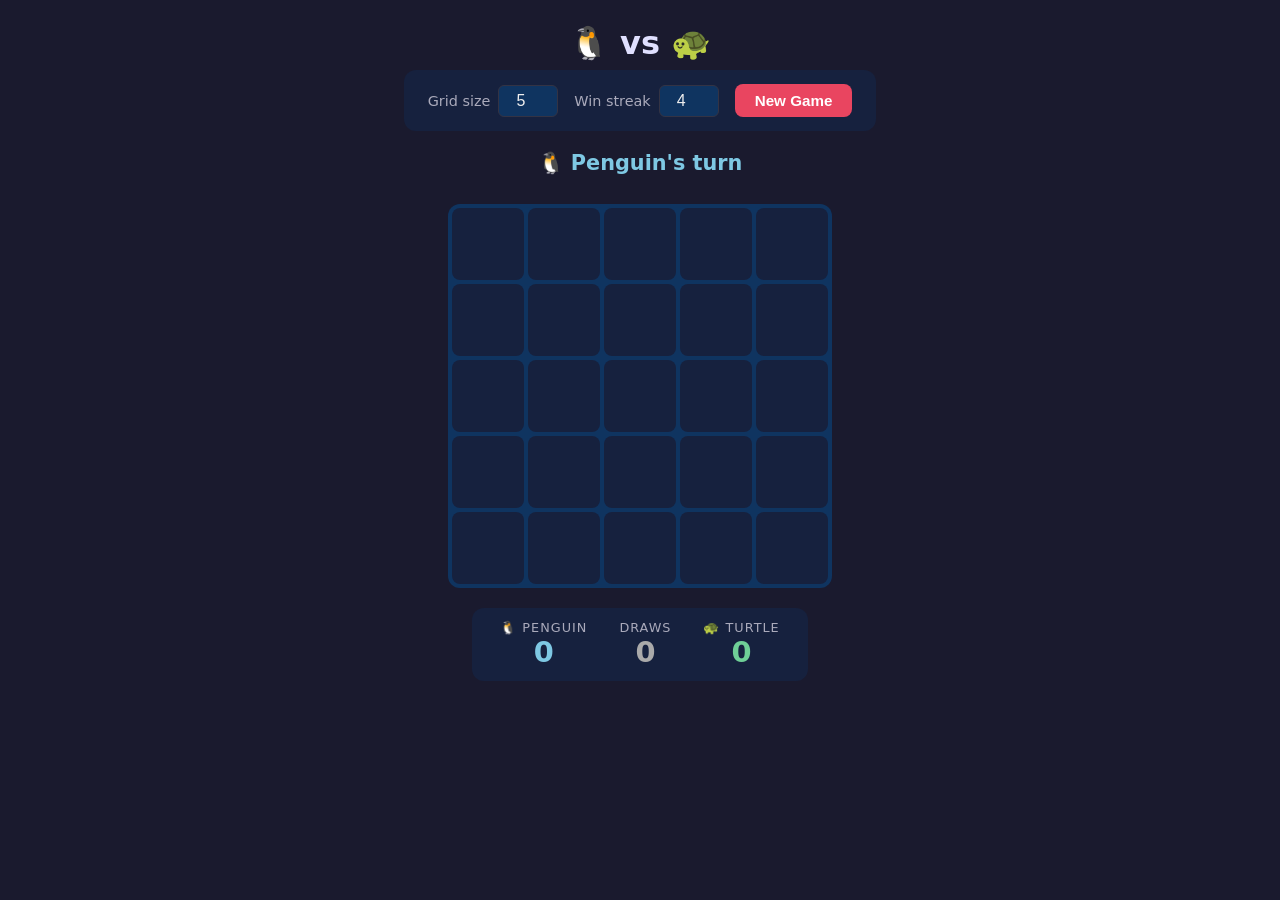
<file: index.html>
<!DOCTYPE html>
<html lang="en">
<head>
  <meta charset="UTF-8">
  <meta name="viewport" content="width=device-width, initial-scale=1.0">
  <title>🐧 vs 🐢 Tic-Tac-Toe</title>
  <style>
    * { box-sizing: border-box; margin: 0; padding: 0; }

    body {
      font-family: system-ui, sans-serif;
      background: #1a1a2e;
      color: #eee;
      min-height: 100vh;
      display: flex;
      flex-direction: column;
      align-items: center;
      padding: 24px 16px;
    }

    h1 { font-size: 2rem; margin-bottom: 8px; color: #e0e0ff; }

    .controls {
      display: flex;
      gap: 16px;
      align-items: center;
      flex-wrap: wrap;
      justify-content: center;
      margin-bottom: 20px;
      background: #16213e;
      padding: 14px 24px;
      border-radius: 12px;
    }

    .control-group {
      display: flex;
      align-items: center;
      gap: 8px;
    }

    label { font-size: 0.9rem; color: #aab; }

    input[type="number"] {
      width: 60px;
      padding: 6px 8px;
      border: 1px solid #334;
      border-radius: 6px;
      background: #0f3460;
      color: #eee;
      font-size: 1rem;
      text-align: center;
    }

    button {
      padding: 8px 20px;
      border: none;
      border-radius: 8px;
      cursor: pointer;
      font-size: 0.95rem;
      font-weight: 600;
      transition: background 0.15s, transform 0.1s;
    }

    button:active { transform: scale(0.97); }

    #startBtn { background: #e94560; color: #fff; }
    #startBtn:hover { background: #c73652; }

    .status {
      font-size: 1.3rem;
      font-weight: 600;
      margin-bottom: 16px;
      min-height: 1.8em;
      color: #cce;
      transition: color 0.2s;
    }

    .status.p-turn  { color: #7ec8e3; }
    .status.t-turn  { color: #6fcf97; }
    .status.p-wins  { color: #7ec8e3; }
    .status.t-wins  { color: #6fcf97; }
    .status.draw    { color: #aaa; }

    .board-wrapper { overflow: auto; max-width: 100vw; }

    .board {
      display: grid;
      gap: 4px;
      padding: 4px;
      background: #0f3460;
      border-radius: 12px;
      user-select: none;
    }

    .cell {
      display: flex;
      align-items: center;
      justify-content: center;
      border-radius: 8px;
      cursor: pointer;
      background: #16213e;
      transition: background 0.12s, transform 0.1s;
      line-height: 1;
    }

    .cell:hover:not(.taken) { background: #1f2f5a; transform: scale(1.05); }
    .cell.taken { cursor: default; }

    @keyframes pop-in {
      0%   { transform: scale(0.3) rotate(-15deg); opacity: 0; }
      60%  { transform: scale(1.2) rotate(5deg); }
      100% { transform: scale(1) rotate(0deg); opacity: 1; }
    }

    .cell.just-placed { animation: pop-in 0.25s ease-out forwards; }

    @keyframes celebrate {
      0%, 100% { transform: scale(1) rotate(0deg); }
      20%  { transform: scale(1.3) rotate(-8deg); }
      40%  { transform: scale(1.3) rotate(8deg); }
      60%  { transform: scale(1.2) rotate(-5deg); }
      80%  { transform: scale(1.2) rotate(5deg); }
    }

    .cell.winning {
      background: #1c3b2e;
      animation: celebrate 0.6s ease-in-out infinite alternate;
    }

    .confetti-container {
      position: fixed;
      top: 0; left: 0;
      width: 100vw; height: 100vh;
      pointer-events: none;
      overflow: hidden;
      z-index: 999;
    }

    @keyframes confetti-fall {
      0%   { transform: translateY(-20px) rotate(0deg); opacity: 1; }
      100% { transform: translateY(110vh) rotate(720deg); opacity: 0; }
    }

    .confetti-piece {
      position: absolute;
      width: 10px;
      height: 10px;
      border-radius: 2px;
      animation: confetti-fall linear forwards;
    }

    .score-board {
      display: flex;
      gap: 32px;
      margin-top: 20px;
      background: #16213e;
      padding: 12px 28px;
      border-radius: 12px;
    }

    .score-item { text-align: center; }
    .score-label { font-size: 0.8rem; color: #aab; text-transform: uppercase; letter-spacing: 1px; }
    .score-value { font-size: 1.8rem; font-weight: 700; }
    .score-item.p .score-value { color: #7ec8e3; }
    .score-item.t .score-value { color: #6fcf97; }
    .score-item.draw-score .score-value { color: #aaa; }
  </style>
</head>
<body>
  <h1>🐧 vs 🐢</h1>

  <div class="controls">
    <div class="control-group">
      <label for="gridSize">Grid size</label>
      <input type="number" id="gridSize" min="3" max="20" value="5">
    </div>
    <div class="control-group">
      <label for="winLen">Win streak</label>
      <input type="number" id="winLen" min="3" max="20" value="4">
    </div>
    <button id="startBtn">New Game</button>
  </div>

  <div class="status" id="status">Press "New Game" to start</div>

  <div class="board-wrapper">
    <div class="board" id="board"></div>
  </div>

  <div class="score-board">
    <div class="score-item p">
      <div class="score-label">🐧 Penguin</div>
      <div class="score-value" id="scoreP">0</div>
    </div>
    <div class="score-item draw-score">
      <div class="score-label">Draws</div>
      <div class="score-value" id="scoreD">0</div>
    </div>
    <div class="score-item t">
      <div class="score-label">🐢 Turtle</div>
      <div class="score-value" id="scoreT">0</div>
    </div>
  </div>

  <div class="confetti-container" id="confetti"></div>

  <script>
    const boardEl  = document.getElementById('board');
    const statusEl = document.getElementById('status');
    const startBtn = document.getElementById('startBtn');
    const gridIn   = document.getElementById('gridSize');
    const winIn    = document.getElementById('winLen');
    const scorePEl = document.getElementById('scoreP');
    const scoreTEl = document.getElementById('scoreT');
    const scoreDEl = document.getElementById('scoreD');
    const confettiEl = document.getElementById('confetti');

    const PLAYERS = { P: '🐧', T: '🐢' };
    let size, winLen, cells, currentPlayer, gameOver;
    let scores = { P: 0, T: 0, D: 0 };

    // ── Audio ──────────────────────────────────────────────────────────────
    let audioCtx = null;
    function getAudio() {
      if (!audioCtx) audioCtx = new (window.AudioContext || window.webkitAudioContext)();
      return audioCtx;
    }

    function playTone(freq, type, duration, gainVal, startTime, ctx) {
      const osc  = ctx.createOscillator();
      const gain = ctx.createGain();
      osc.connect(gain);
      gain.connect(ctx.destination);
      osc.type = type;
      osc.frequency.setValueAtTime(freq, startTime);
      gain.gain.setValueAtTime(gainVal, startTime);
      gain.gain.exponentialRampToValueAtTime(0.001, startTime + duration);
      osc.start(startTime);
      osc.stop(startTime + duration);
    }

    function soundPenguin() {
      const ctx = getAudio();
      const t = ctx.currentTime;
      playTone(1046, 'sine', 0.12, 0.4, t,        ctx);
      playTone(1318, 'sine', 0.10, 0.3, t + 0.13, ctx);
    }

    function soundTurtle() {
      const ctx = getAudio();
      const t = ctx.currentTime;
      playTone(196, 'triangle', 0.18, 0.5, t,        ctx);
      playTone(130, 'triangle', 0.14, 0.3, t + 0.06, ctx);
    }

    function soundWin(isPenguin) {
      const ctx = getAudio();
      const t = ctx.currentTime;
      const base = isPenguin ? 523 : 196;
      const notes = [1, 5/4, 3/2, 2, 8/3];
      notes.forEach((ratio, i) => {
        playTone(base * ratio, isPenguin ? 'sine' : 'triangle', 0.25, 0.4, t + i * 0.14, ctx);
      });
    }

    function soundDraw() {
      const ctx = getAudio();
      const t = ctx.currentTime;
      [440, 370, 311].forEach((f, i) => {
        playTone(f, 'sawtooth', 0.2, 0.2, t + i * 0.15, ctx);
      });
    }

    // ── Confetti ───────────────────────────────────────────────────────────
    const CONFETTI_COLORS = ['#7ec8e3','#6fcf97','#f4a261','#e94560','#ffe066','#c8b1e4'];

    function launchConfetti() {
      confettiEl.innerHTML = '';
      for (let i = 0; i < 80; i++) {
        const piece = document.createElement('div');
        piece.className = 'confetti-piece';
        const color = CONFETTI_COLORS[Math.floor(Math.random() * CONFETTI_COLORS.length)];
        const left  = Math.random() * 100;
        const delay = Math.random() * 0.6;
        const dur   = 1.5 + Math.random() * 1.5;
        const size  = 6 + Math.random() * 10;
        piece.style.cssText = `
          left: ${left}vw;
          width: ${size}px;
          height: ${size}px;
          background: ${color};
          animation-duration: ${dur}s;
          animation-delay: ${delay}s;
          border-radius: ${Math.random() > 0.5 ? '50%' : '2px'};
        `;
        confettiEl.appendChild(piece);
      }
      setTimeout(() => { confettiEl.innerHTML = ''; }, 3500);
    }

    // ── Game logic ─────────────────────────────────────────────────────────
    startBtn.addEventListener('click', startGame);

    function startGame() {
      size = Math.min(20, Math.max(3, parseInt(gridIn.value) || 5));
      winLen = Math.min(size, Math.max(3, parseInt(winIn.value) || 4));
      gridIn.value = size;
      winIn.value  = winLen;

      cells = Array(size * size).fill(null);
      currentPlayer = 'P';
      gameOver = false;
      confettiEl.innerHTML = '';

      renderBoard();
      setStatus(`🐧 Penguin's turn`, 'p-turn');
    }

    function renderBoard() {
      const cellPx   = Math.max(32, Math.min(72, Math.floor(560 / size)));
      const fontSize = Math.round(cellPx * 0.58);

      boardEl.style.gridTemplateColumns = `repeat(${size}, ${cellPx}px)`;
      boardEl.innerHTML = '';

      cells.forEach((val, idx) => {
        const cell = document.createElement('div');
        cell.className = 'cell' + (val ? ` ${val.toLowerCase()} taken` : '');
        cell.style.width    = `${cellPx}px`;
        cell.style.height   = `${cellPx}px`;
        cell.style.fontSize = `${fontSize}px`;
        cell.textContent    = val ? PLAYERS[val] : '';
        cell.dataset.idx    = idx;
        cell.addEventListener('click', onCellClick);
        boardEl.appendChild(cell);
      });
    }

    function onCellClick(e) {
      if (gameOver) return;
      const idx = parseInt(e.currentTarget.dataset.idx);
      if (cells[idx]) return;

      cells[idx] = currentPlayer;
      const cellEl = boardEl.children[idx];
      cellEl.textContent = PLAYERS[currentPlayer];
      cellEl.classList.add(currentPlayer.toLowerCase(), 'taken', 'just-placed');
      cellEl.addEventListener('animationend', () => cellEl.classList.remove('just-placed'), { once: true });

      if (currentPlayer === 'P') soundPenguin(); else soundTurtle();

      const winning = getWinningLine(idx);
      if (winning) {
        winning.forEach(i => boardEl.children[i].classList.add('winning'));
        const isPenguin = currentPlayer === 'P';
        setStatus(`${PLAYERS[currentPlayer]} ${isPenguin ? 'Penguin' : 'Turtle'} wins! 🎉`, isPenguin ? 'p-wins' : 't-wins');
        scores[currentPlayer]++;
        updateScores();
        soundWin(isPenguin);
        launchConfetti();
        gameOver = true;
        return;
      }

      if (cells.every(Boolean)) {
        setStatus('Draw! 🤝', 'draw');
        scores.D++;
        updateScores();
        soundDraw();
        gameOver = true;
        return;
      }

      currentPlayer = currentPlayer === 'P' ? 'T' : 'P';
      setStatus(`${PLAYERS[currentPlayer]} ${currentPlayer === 'P' ? "Penguin's" : "Turtle's"} turn`, currentPlayer === 'P' ? 'p-turn' : 't-turn');
    }

    function getWinningLine(lastIdx) {
      const row = Math.floor(lastIdx / size);
      const col = lastIdx % size;
      const p   = cells[lastIdx];

      const dirs = [[0,1],[1,0],[1,1],[1,-1]];
      for (const [dr, dc] of dirs) {
        const line = [lastIdx];
        for (const sign of [1, -1]) {
          let r = row + dr * sign, c = col + dc * sign;
          while (r >= 0 && r < size && c >= 0 && c < size && cells[r * size + c] === p) {
            line.push(r * size + c);
            r += dr * sign;
            c += dc * sign;
          }
        }
        if (line.length >= winLen) return line;
      }
      return null;
    }

    function setStatus(text, cls) {
      statusEl.textContent = text;
      statusEl.className   = 'status ' + (cls || '');
    }

    function updateScores() {
      scorePEl.textContent = scores.P;
      scoreTEl.textContent = scores.T;
      scoreDEl.textContent = scores.D;
    }

    startGame();
  </script>
</body>
</html>
</file>
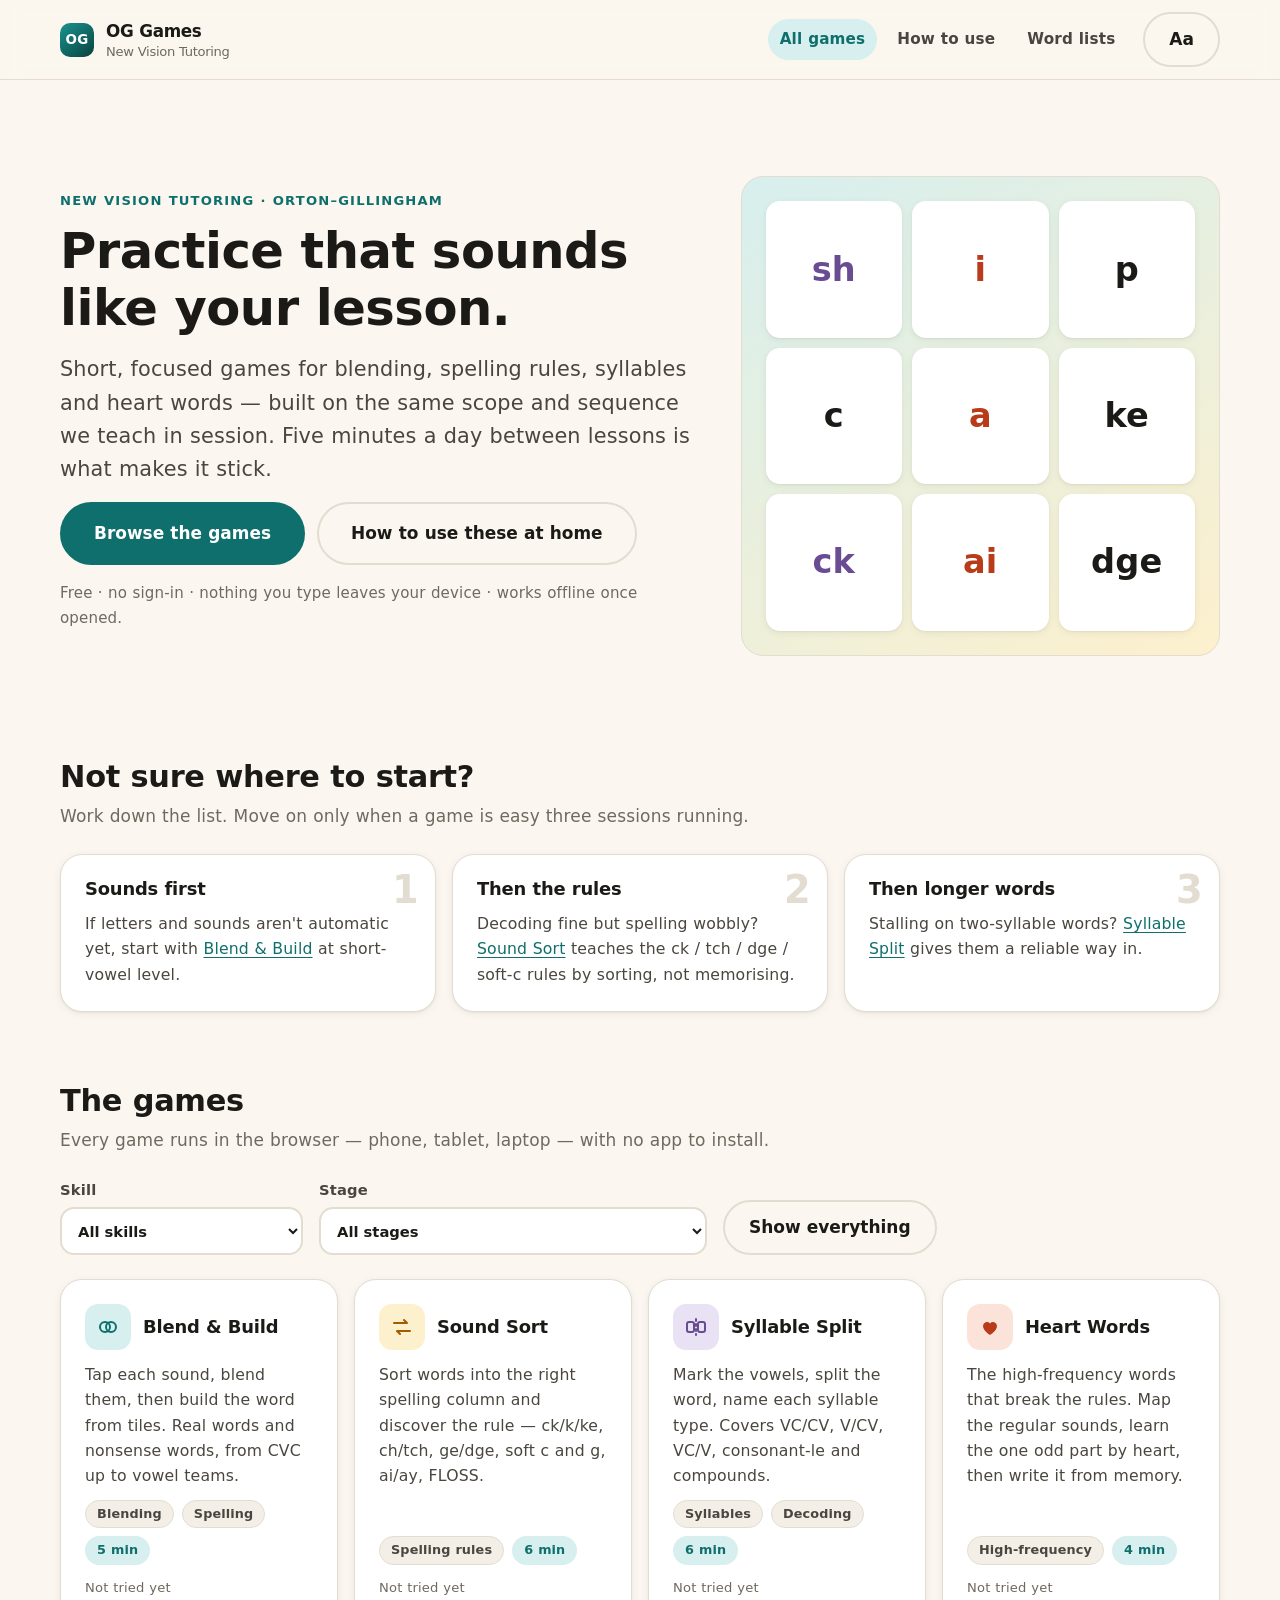
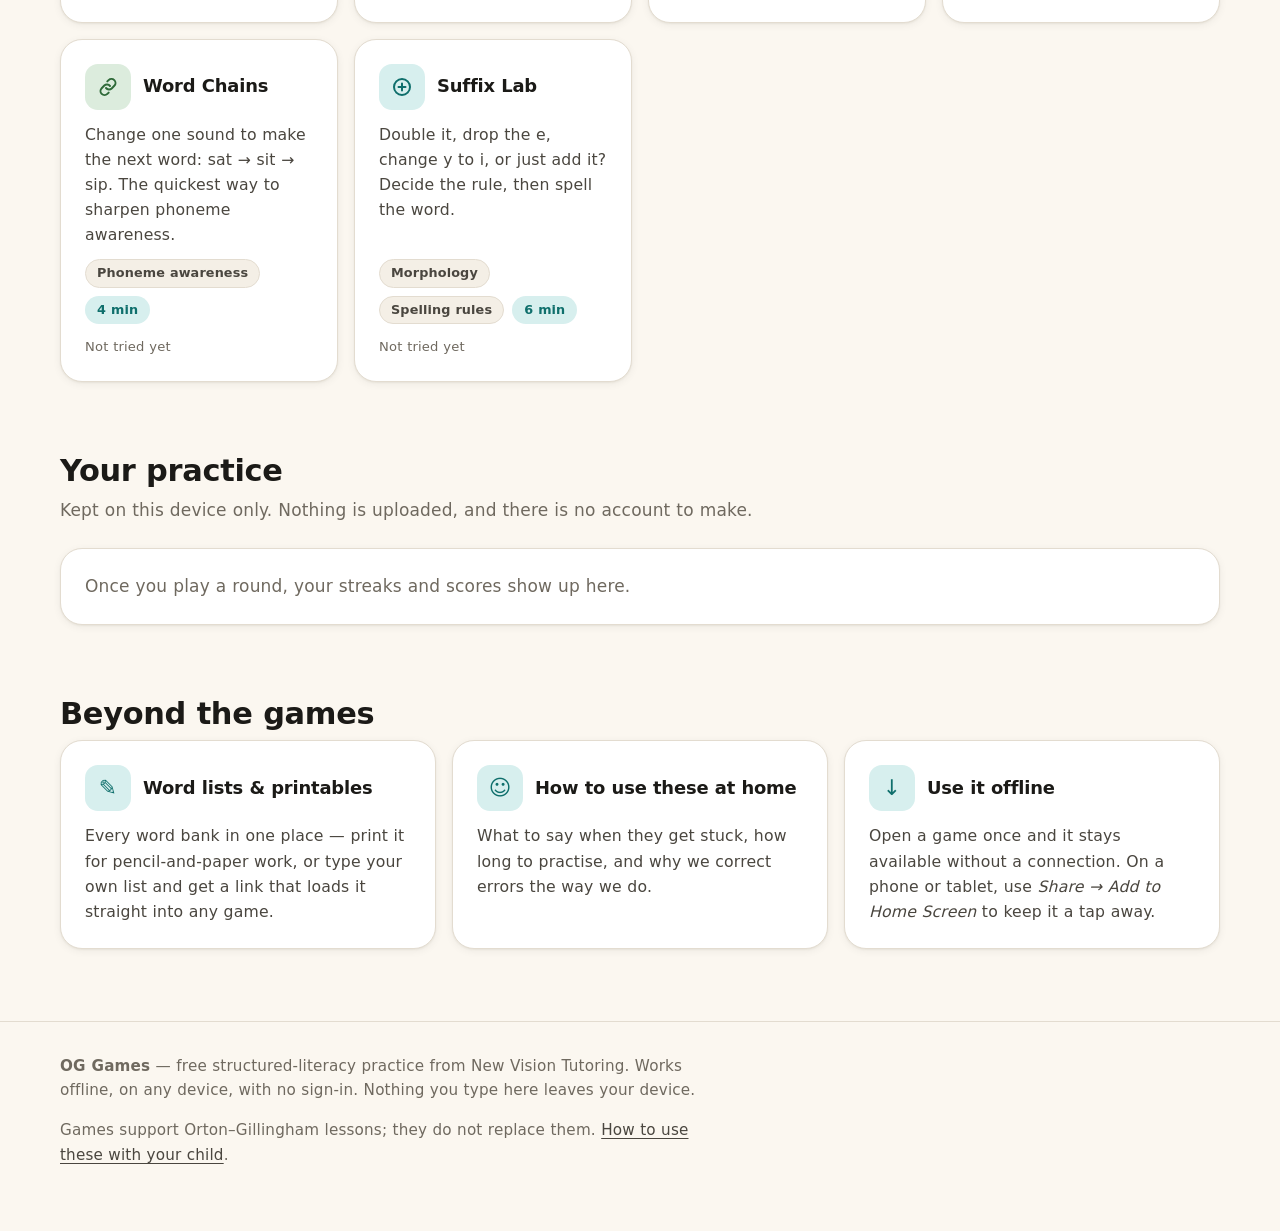
<file: og/index.html>
<!DOCTYPE html>
<html lang="en">
<head>
<meta charset="utf-8">
<meta name="viewport" content="width=device-width, initial-scale=1">
<title>OG Games — structured literacy practice | New Vision Tutoring</title>
<meta name="description" content="Free Orton–Gillingham practice games for reading and spelling: blending, sound sorts, syllable division, heart words and word chains. No sign-in, works offline, built for dyslexic readers.">
<meta name="theme-color" content="#0f6f6c">
<link rel="manifest" href="manifest.webmanifest">
<link rel="icon" href="icon.svg" type="image/svg+xml">
<link rel="apple-touch-icon" href="icon.svg">
<link rel="stylesheet" href="assets/og.css">
<script src="assets/og.js"></script>
<script src="data/words.js"></script>
<style>
  .hero {
    padding: clamp(var(--sp-6), 6vw, var(--sp-8)) 0 var(--sp-6);
    display: grid; gap: var(--sp-6); grid-template-columns: minmax(0, 1.15fr) minmax(0, .85fr);
    align-items: center;
  }
  @media (max-width: 820px) { .hero { grid-template-columns: 1fr; } }
  .hero h1 { margin-bottom: var(--sp-4); }
  .hero .lede { font-size: clamp(1.05rem, 1rem + .5vw, 1.3rem); color: var(--ink-2); }
  .eyebrow {
    display: inline-flex; align-items: center; gap: var(--sp-2);
    font-size: .82rem; font-weight: 700; letter-spacing: .09em; text-transform: uppercase;
    color: var(--brand-700); margin-bottom: var(--sp-3);
  }
  .hero-art {
    display: grid; grid-template-columns: repeat(3, 1fr); gap: 10px;
    background: linear-gradient(150deg, var(--brand-100), var(--gold-100));
    border-radius: var(--r-lg); padding: var(--sp-5); border: 1px solid var(--line);
  }
  .hero-art span {
    display: grid; place-items: center; aspect-ratio: 1;
    background: var(--surface); border-radius: var(--r-md); box-shadow: var(--shadow-1);
    font-size: clamp(1.4rem, 4vw, 2.1rem); font-weight: 800; color: var(--ink);
  }
  .hero-art span.v { color: var(--coral-ink); }
  .hero-art span.d { color: var(--plum); }
  .steps { counter-reset: step; }
  .steps .card::before {
    counter-increment: step; content: counter(step);
    position: absolute; top: var(--sp-4); right: var(--sp-4);
    font-size: 2.4rem; font-weight: 800; color: var(--line); line-height: 1;
  }
  .section { margin-top: var(--sp-8); }
  .section > h2 { margin-bottom: var(--sp-2); }
  .section > .sub { color: var(--ink-3); margin-bottom: var(--sp-5); }
  .filters { display: flex; gap: var(--sp-4); flex-wrap: wrap; align-items: flex-end; margin-bottom: var(--sp-5); }
  .filters .field { min-width: 200px; }
  .card__stat { font-size: .82rem; color: var(--ink-3); }
  .empty { padding: var(--sp-6); text-align: center; color: var(--ink-3); }
  .split { display: grid; gap: var(--sp-4); grid-template-columns: repeat(auto-fit, minmax(260px, 1fr)); }
</style>
</head>
<body>
<main id="main">
  <div class="wrap">

    <section class="hero">
      <div>
        <p class="eyebrow">New Vision Tutoring · Orton–Gillingham</p>
        <h1>Practice that sounds like your lesson.</h1>
        <p class="lede">Short, focused games for blending, spelling rules, syllables and heart
          words — built on the same scope and sequence we teach in session. Five minutes a
          day between lessons is what makes it stick.</p>
        <div class="btn-row">
          <a class="btn btn--lg" href="#games">Browse the games</a>
          <a class="btn btn--lg btn--ghost" href="how-to-use.html">How to use these at home</a>
        </div>
        <p class="muted" style="margin-top:var(--sp-4);font-size:.94rem">
          Free · no sign-in · nothing you type leaves your device · works offline once opened.
        </p>
      </div>
      <div class="hero-art" aria-hidden="true">
        <span class="d">sh</span><span class="v">i</span><span>p</span>
        <span>c</span><span class="v">a</span><span>ke</span>
        <span class="d">ck</span><span class="v">ai</span><span>dge</span>
      </div>
    </section>

    <section class="section" aria-labelledby="start-h">
      <h2 id="start-h">Not sure where to start?</h2>
      <p class="sub">Work down the list. Move on only when a game is easy three sessions running.</p>
      <div class="grid grid--three steps">
        <div class="card">
          <h3>Sounds first</h3>
          <p>If letters and sounds aren't automatic yet, start with <a href="blend.html">Blend &amp; Build</a>
             at short-vowel level.</p>
        </div>
        <div class="card">
          <h3>Then the rules</h3>
          <p>Decoding fine but spelling wobbly? <a href="sound-sort.html">Sound Sort</a> teaches
             the ck / tch / dge / soft-c rules by sorting, not memorising.</p>
        </div>
        <div class="card">
          <h3>Then longer words</h3>
          <p>Stalling on two-syllable words? <a href="syllables.html">Syllable Split</a> gives
             them a reliable way in.</p>
        </div>
      </div>
    </section>

    <section class="section" id="games" aria-labelledby="games-h">
      <h2 id="games-h">The games</h2>
      <p class="sub">Every game runs in the browser — phone, tablet, laptop — with no app to install.</p>

      <div class="filters no-print">
        <label class="field">
          <span>Skill</span>
          <select id="f-skill">
            <option value="all">All skills</option>
            <option value="phonemic">Blending &amp; segmenting</option>
            <option value="spelling">Spelling rules</option>
            <option value="syllables">Syllables</option>
            <option value="sight">Heart words</option>
            <option value="morphology">Suffixes</option>
          </select>
        </label>
        <label class="field">
          <span>Stage</span>
          <select id="f-level">
            <option value="all">All stages</option>
            <option value="1">Early — short vowels, digraphs</option>
            <option value="2">Building — blends, magic e, vowel teams</option>
            <option value="3">Advancing — syllables, suffixes</option>
          </select>
        </label>
        <button class="btn btn--ghost" type="button" id="f-reset">Show everything</button>
      </div>

      <div class="grid grid--games" id="game-grid"></div>
      <p class="empty" id="empty" hidden>No game matches that combination — try “Show everything”.</p>
    </section>

    <section class="section" aria-labelledby="prog-h">
      <h2 id="prog-h">Your practice</h2>
      <p class="sub">Kept on this device only. Nothing is uploaded, and there is no account to make.</p>
      <div class="panel" id="progress-panel"></div>
    </section>

    <section class="section" aria-labelledby="more-h">
      <h2 id="more-h">Beyond the games</h2>
      <div class="split">
        <a class="card" href="word-lists.html">
          <div class="card__top"><span class="card__icon" aria-hidden="true">✎</span><h3>Word lists &amp; printables</h3></div>
          <p>Every word bank in one place — print it for pencil-and-paper work, or type your
             own list and get a link that loads it straight into any game.</p>
        </a>
        <a class="card" href="how-to-use.html">
          <div class="card__top"><span class="card__icon" aria-hidden="true">☺</span><h3>How to use these at home</h3></div>
          <p>What to say when they get stuck, how long to practise, and why we correct errors
             the way we do.</p>
        </a>
        <div class="card">
          <div class="card__top"><span class="card__icon" aria-hidden="true">↓</span><h3>Use it offline</h3></div>
          <p>Open a game once and it stays available without a connection. On a phone or
             tablet, use <em>Share → Add to Home Screen</em> to keep it a tap away.</p>
        </div>
      </div>
    </section>

  </div>
</main>

<script>
(function () {
  var GAMES = [
    { href: 'blend.html', title: 'Blend & Build', icon: "<svg viewBox='0 0 24 24' width='24' height='24' fill='none' stroke='currentColor' stroke-width='2' stroke-linecap='round'><circle cx='9' cy='12' r='5'/><circle cx='15' cy='12' r='5'/></svg>",
      blurb: 'Tap each sound, blend them, then build the word from tiles. Real words and nonsense words, from CVC up to vowel teams.',
      skill: ['phonemic'], levels: [1,2], tags: ['Blending','Spelling'], time: '5 min', accent: 'brand' },
    { href: 'sound-sort.html', title: 'Sound Sort', icon: "<svg viewBox='0 0 24 24' width='24' height='24' fill='none' stroke='currentColor' stroke-width='2' stroke-linecap='round' stroke-linejoin='round'><path d='M4 8h13l-3-3'/><path d='M20 16H7l3 3'/></svg>",
      blurb: 'Sort words into the right spelling column and discover the rule — ck/k/ke, ch/tch, ge/dge, soft c and g, ai/ay, FLOSS.',
      skill: ['spelling'], levels: [2,3], tags: ['Spelling rules'], time: '6 min', accent: 'gold' },
    { href: 'syllables.html', title: 'Syllable Split', icon: "<svg viewBox='0 0 24 24' width='24' height='24' fill='none' stroke='currentColor' stroke-width='2' stroke-linecap='round'><rect x='3' y='7' width='7' height='10' rx='2'/><rect x='14' y='7' width='7' height='10' rx='2'/><path d='M12 4v16' stroke-dasharray='2 3'/></svg>",
      blurb: 'Mark the vowels, split the word, name each syllable type. Covers VC/CV, V/CV, VC/V, consonant-le and compounds.',
      skill: ['syllables'], levels: [3], tags: ['Syllables','Decoding'], time: '6 min', accent: 'plum' },
    { href: 'heart-words.html', title: 'Heart Words', icon: "<svg viewBox='0 0 24 24' width='24' height='24' fill='currentColor'><path d='M12 20s-7-4.3-7-9a4 4 0 0 1 7-2.6A4 4 0 0 1 19 11c0 4.7-7 9-7 9z'/></svg>",
      blurb: 'The high-frequency words that break the rules. Map the regular sounds, learn the one odd part by heart, then write it from memory.',
      skill: ['sight'], levels: [1,2], tags: ['High-frequency'], time: '4 min', accent: 'coral' },
    { href: 'word-chains.html', title: 'Word Chains', icon: "<svg viewBox='0 0 24 24' width='24' height='24' fill='none' stroke='currentColor' stroke-width='2' stroke-linecap='round'><path d='M10 13a4 4 0 0 0 5.7.4l2.6-2.6a4 4 0 0 0-5.7-5.7l-1.3 1.3'/><path d='M14 11a4 4 0 0 0-5.7-.4l-2.6 2.6a4 4 0 0 0 5.7 5.7l1.3-1.3'/></svg>",
      blurb: 'Change one sound to make the next word: sat → sit → sip. The quickest way to sharpen phoneme awareness.',
      skill: ['phonemic'], levels: [1,2], tags: ['Phoneme awareness'], time: '4 min', accent: 'leaf' },
    { href: 'suffix-lab.html', title: 'Suffix Lab', icon: "<svg viewBox='0 0 24 24' width='24' height='24' fill='none' stroke='currentColor' stroke-width='2' stroke-linecap='round'><circle cx='12' cy='12' r='8'/><path d='M12 8.5v7M8.5 12h7'/></svg>",
      blurb: 'Double it, drop the e, change y to i, or just add it? Decide the rule, then spell the word.',
      skill: ['morphology','spelling'], levels: [3], tags: ['Morphology','Spelling rules'], time: '6 min', accent: 'brand' }
  ];

  /* Icon colours use the darker end of each accent so they stay legible on their tint. */
  var ICON_INK = { brand: 'brand-700', gold: 'warn', plum: 'plum', coral: 'coral-ink', leaf: 'leaf' };

  var grid = document.getElementById('game-grid');
  var empty = document.getElementById('empty');
  var fSkill = document.getElementById('f-skill');
  var fLevel = document.getElementById('f-level');

  function statLine(href) {
    var p = OG.progress.forGame(href.replace('.html', ''));
    if (!p || !p.attempted) return 'Not tried yet';
    return p.plays + (p.plays === 1 ? ' round' : ' rounds') + ' · ' +
           Math.round((p.correct / p.attempted) * 100) + '% correct';
  }

  function render() {
    var skill = fSkill.value, level = fLevel.value;
    grid.innerHTML = '';
    var shown = 0;
    GAMES.forEach(function (g) {
      if (skill !== 'all' && g.skill.indexOf(skill) === -1) return;
      if (level !== 'all' && g.levels.indexOf(parseInt(level, 10)) === -1) return;
      shown++;
      var card = OG.el('a', { class: 'card', href: g.href }, [
        OG.el('div', { class: 'card__top' }, [
          OG.el('span', { class: 'card__icon', 'aria-hidden': 'true', html: g.icon,
            style: 'background:var(--' + g.accent + '-100);color:var(--' + ICON_INK[g.accent] + ')' }),
          OG.el('h3', { text: g.title })
        ]),
        OG.el('p', { text: g.blurb }),
        OG.el('div', { class: 'card__meta' },
          g.tags.map(function (t) { return OG.el('span', { class: 'tag', text: t }); })
            .concat([OG.el('span', { class: 'tag tag--brand', text: g.time })]))
        ,
        OG.el('div', { class: 'card__stat', text: statLine(g.href) })
      ]);
      grid.appendChild(card);
    });
    empty.hidden = shown > 0;
  }

  fSkill.addEventListener('change', render);
  fLevel.addEventListener('change', render);
  document.getElementById('f-reset').addEventListener('click', function () {
    fSkill.value = 'all'; fLevel.value = 'all'; render();
  });

  /* Progress summary */
  var all = OG.progress.all();
  var ids = Object.keys(all);
  var panel = document.getElementById('progress-panel');
  if (!ids.length) {
    panel.appendChild(OG.el('p', { class: 'muted', style: 'margin:0',
      text: 'Once you play a round, your streaks and scores show up here.' }));
  } else {
    var rows = ids.map(function (id) {
      var g = all[id];
      var pct = g.attempted ? Math.round((g.correct / g.attempted) * 100) : 0;
      return OG.el('div', { class: 'card', style: 'box-shadow:none' }, [
        OG.el('h3', { text: id.replace(/-/g, ' ').replace(/^./, function (c) { return c.toUpperCase(); }) }),
        OG.el('div', { class: 'progressbar' }, [OG.el('i', { style: 'width:' + pct + '%' })]),
        OG.el('p', { class: 'card__stat', text: pct + '% correct · ' + g.plays + ' rounds · last played ' + g.last })
      ]);
    });
    var wrapEl = OG.el('div', { class: 'grid grid--three' }, rows);
    panel.appendChild(wrapEl);
    panel.appendChild(OG.el('div', { class: 'btn-row', style: 'margin-top:var(--sp-4)' }, [
      OG.el('button', { class: 'btn btn--ghost', type: 'button', text: 'Clear my practice history',
        onclick: function () {
          if (confirm('Clear all saved practice history on this device?')) { OG.progress.reset(); location.reload(); }
        } })
    ]));
  }

  render();
  OG.shell({ active: 'index.html' });

  if ('serviceWorker' in navigator) {
    window.addEventListener('load', function () {
      navigator.serviceWorker.register('sw.js').catch(function () { /* offline support is a bonus, never a blocker */ });
    });
  }
}());
</script>
</body>
</html>
</file>
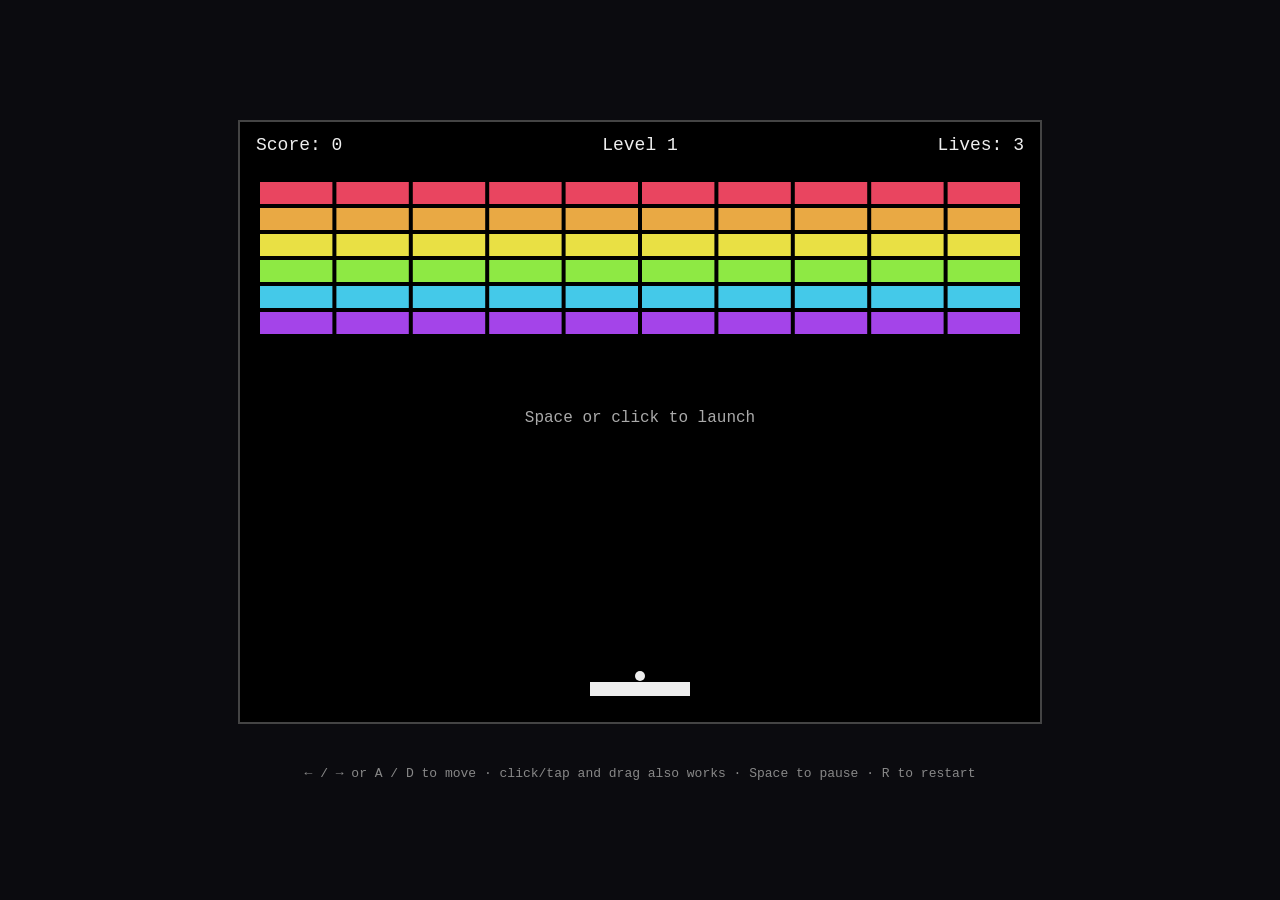
<file: breakout.html>
<!DOCTYPE html>
<html lang="en">
<head>
<meta charset="UTF-8">
<title>Breakout</title>
<style>
  html, body {
    margin: 0;
    height: 100%;
    background: #0b0b0f;
    display: flex;
    align-items: center;
    justify-content: center;
    font-family: 'Courier New', monospace;
    color: #eee;
  }
  #wrap {
    text-align: center;
  }
  canvas {
    background: #000;
    border: 2px solid #444;
    display: block;
    margin: 0 auto;
    max-width: 95vw;
    height: auto;
  }
  #status {
    margin-top: 12px;
    min-height: 24px;
    font-size: 18px;
    letter-spacing: 1px;
  }
  #hint {
    margin-top: 6px;
    font-size: 13px;
    color: #888;
  }
</style>
</head>
<body>
<div id="wrap">
  <canvas id="game" width="800" height="600"></canvas>
  <div id="status"></div>
  <div id="hint">&larr; / &rarr; or A / D to move &middot; click/tap and drag also works &middot; Space to pause &middot; R to restart</div>
</div>

<script>
const canvas = document.getElementById('game');
const ctx = canvas.getContext('2d');
const statusEl = document.getElementById('status');

const WIDTH = canvas.width;
const HEIGHT = canvas.height;

const PADDLE_WIDTH = 100;
const PADDLE_HEIGHT = 14;
const PADDLE_SPEED = 8;
const BALL_SIZE = 10;
const BALL_SPEED_START = 5.5;
const BALL_SPEED_MAX = 11;
const LIVES_START = 3;

const ROWS = 6;
const COLS = 10;
const BRICK_PAD = 4;
const BRICK_TOP = 60;
const BRICK_SIDE = 20;
const BRICK_WIDTH = (WIDTH - BRICK_SIDE * 2 - BRICK_PAD * (COLS - 1)) / COLS;
const BRICK_HEIGHT = 22;
const ROW_COLORS = ['#e94560', '#e9a944', '#e9e044', '#8ee944', '#44c9e9', '#a444e9'];
const ROW_POINTS = [60, 50, 40, 30, 20, 10];

let paddle, ball, bricks, keys, paused, gameOver, won, score, lives, level;
let dragging = false;

function buildBricks() {
  const arr = [];
  for (let r = 0; r < ROWS; r++) {
    for (let c = 0; c < COLS; c++) {
      arr.push({
        x: BRICK_SIDE + c * (BRICK_WIDTH + BRICK_PAD),
        y: BRICK_TOP + r * (BRICK_HEIGHT + BRICK_PAD),
        row: r,
        alive: true
      });
    }
  }
  return arr;
}

function resetBall(stuckToPaddle) {
  ball = {
    x: paddle.x + paddle.width / 2,
    y: paddle.y - BALL_SIZE / 2 - 1,
    vx: 0,
    vy: 0,
    stuck: stuckToPaddle !== false
  };
}

function launchBall() {
  if (!ball.stuck) return;
  ball.stuck = false;
  const angle = -Math.PI / 2 + (Math.random() * 0.6 - 0.3);
  ball.vx = BALL_SPEED_START * Math.cos(angle);
  ball.vy = BALL_SPEED_START * Math.sin(angle);
}

function initGame() {
  paddle = { x: WIDTH / 2 - PADDLE_WIDTH / 2, y: HEIGHT - 40, width: PADDLE_WIDTH };
  bricks = buildBricks();
  keys = {};
  paused = false;
  gameOver = false;
  won = false;
  score = 0;
  lives = LIVES_START;
  level = 1;
  resetBall();
}

function nextLevel() {
  level++;
  bricks = buildBricks();
  paddle.x = WIDTH / 2 - PADDLE_WIDTH / 2;
  resetBall();
}

function clamp(v, min, max) {
  return Math.max(min, Math.min(max, v));
}

document.addEventListener('keydown', (e) => {
  const k = e.key.toLowerCase();
  keys[k] = true;
  if (k === ' ') {
    e.preventDefault();
    if (ball.stuck && !gameOver && !paused) launchBall();
    else if (!gameOver) paused = !paused;
  }
  if (k === 'r') initGame();
  if (['arrowleft', 'arrowright'].includes(k)) e.preventDefault();
});
document.addEventListener('keyup', (e) => {
  keys[e.key.toLowerCase()] = false;
});

function canvasX(clientX) {
  const rect = canvas.getBoundingClientRect();
  return (clientX - rect.left) * (WIDTH / rect.width);
}

canvas.addEventListener('mousedown', (e) => {
  dragging = true;
  if (ball.stuck && !gameOver && !paused) launchBall();
});
document.addEventListener('mouseup', () => { dragging = false; });
canvas.addEventListener('mousemove', (e) => {
  if (gameOver || paused) return;
  paddle.x = clamp(canvasX(e.clientX) - paddle.width / 2, 0, WIDTH - paddle.width);
});
canvas.addEventListener('touchstart', (e) => {
  e.preventDefault();
  if (ball.stuck && !gameOver && !paused) launchBall();
  const t = e.touches[0];
  paddle.x = clamp(canvasX(t.clientX) - paddle.width / 2, 0, WIDTH - paddle.width);
}, { passive: false });
canvas.addEventListener('touchmove', (e) => {
  e.preventDefault();
  if (gameOver || paused) return;
  const t = e.touches[0];
  paddle.x = clamp(canvasX(t.clientX) - paddle.width / 2, 0, WIDTH - paddle.width);
}, { passive: false });

function loseLife() {
  lives--;
  if (lives <= 0) {
    gameOver = true;
    won = false;
  } else {
    resetBall();
  }
}

function update() {
  if (paused || gameOver) return;

  if (keys['arrowleft'] || keys['a']) paddle.x -= PADDLE_SPEED;
  if (keys['arrowright'] || keys['d']) paddle.x += PADDLE_SPEED;
  paddle.x = clamp(paddle.x, 0, WIDTH - paddle.width);

  if (ball.stuck) {
    ball.x = paddle.x + paddle.width / 2;
    ball.y = paddle.y - BALL_SIZE / 2 - 1;
    return;
  }

  ball.x += ball.vx;
  ball.y += ball.vy;

  if (ball.x - BALL_SIZE / 2 <= 0) {
    ball.x = BALL_SIZE / 2;
    ball.vx *= -1;
  } else if (ball.x + BALL_SIZE / 2 >= WIDTH) {
    ball.x = WIDTH - BALL_SIZE / 2;
    ball.vx *= -1;
  }
  if (ball.y - BALL_SIZE / 2 <= 0) {
    ball.y = BALL_SIZE / 2;
    ball.vy *= -1;
  }

  if (ball.vy > 0 &&
      ball.y + BALL_SIZE / 2 >= paddle.y &&
      ball.y + BALL_SIZE / 2 <= paddle.y + PADDLE_HEIGHT + 6 &&
      ball.x >= paddle.x &&
      ball.x <= paddle.x + paddle.width) {
    const relativeIntersect = (ball.x - (paddle.x + paddle.width / 2)) / (paddle.width / 2);
    const bounceAngle = relativeIntersect * (Math.PI / 3);
    const speed = clamp(Math.hypot(ball.vx, ball.vy) * 1.02, BALL_SPEED_START, BALL_SPEED_MAX);
    ball.vx = speed * Math.sin(bounceAngle);
    ball.vy = -speed * Math.cos(bounceAngle);
    ball.y = paddle.y - BALL_SIZE / 2 - 1;
  }

  for (const b of bricks) {
    if (!b.alive) continue;
    if (ball.x + BALL_SIZE / 2 >= b.x &&
        ball.x - BALL_SIZE / 2 <= b.x + BRICK_WIDTH &&
        ball.y + BALL_SIZE / 2 >= b.y &&
        ball.y - BALL_SIZE / 2 <= b.y + BRICK_HEIGHT) {
      b.alive = false;
      score += ROW_POINTS[b.row];

      const overlapLeft = (ball.x + BALL_SIZE / 2) - b.x;
      const overlapRight = (b.x + BRICK_WIDTH) - (ball.x - BALL_SIZE / 2);
      const overlapTop = (ball.y + BALL_SIZE / 2) - b.y;
      const overlapBottom = (b.y + BRICK_HEIGHT) - (ball.y - BALL_SIZE / 2);
      const minOverlap = Math.min(overlapLeft, overlapRight, overlapTop, overlapBottom);
      if (minOverlap === overlapLeft || minOverlap === overlapRight) ball.vx *= -1;
      else ball.vy *= -1;
      break;
    }
  }

  if (ball.y - BALL_SIZE / 2 > HEIGHT) {
    loseLife();
    return;
  }

  if (bricks.every((b) => !b.alive)) {
    if (level >= 3) {
      gameOver = true;
      won = true;
    } else {
      nextLevel();
    }
  }
}

function draw() {
  ctx.fillStyle = '#000';
  ctx.fillRect(0, 0, WIDTH, HEIGHT);

  for (const b of bricks) {
    if (!b.alive) continue;
    ctx.fillStyle = ROW_COLORS[b.row];
    ctx.fillRect(b.x, b.y, BRICK_WIDTH, BRICK_HEIGHT);
  }

  ctx.fillStyle = '#eee';
  ctx.fillRect(paddle.x, paddle.y, paddle.width, PADDLE_HEIGHT);

  ctx.beginPath();
  ctx.arc(ball.x, ball.y, BALL_SIZE / 2, 0, Math.PI * 2);
  ctx.fill();

  ctx.font = '18px "Courier New", monospace';
  ctx.textAlign = 'left';
  ctx.fillText('Score: ' + score, 16, 28);
  ctx.textAlign = 'center';
  ctx.fillText('Level ' + level, WIDTH / 2, 28);
  ctx.textAlign = 'right';
  ctx.fillText('Lives: ' + lives, WIDTH - 16, 28);

  if (gameOver) {
    ctx.fillStyle = 'rgba(0,0,0,0.6)';
    ctx.fillRect(0, 0, WIDTH, HEIGHT);
    ctx.fillStyle = '#fff';
    ctx.textAlign = 'center';
    ctx.font = '36px "Courier New", monospace';
    ctx.fillText(won ? 'You win!' : 'Game over', WIDTH / 2, HEIGHT / 2 - 10);
    ctx.font = '18px "Courier New", monospace';
    ctx.fillText('Score: ' + score + '  ·  Press R to play again', WIDTH / 2, HEIGHT / 2 + 30);
  } else if (paused) {
    ctx.fillStyle = 'rgba(0,0,0,0.5)';
    ctx.fillRect(0, 0, WIDTH, HEIGHT);
    ctx.fillStyle = '#fff';
    ctx.textAlign = 'center';
    ctx.font = '30px "Courier New", monospace';
    ctx.fillText('Paused', WIDTH / 2, HEIGHT / 2);
  } else if (ball.stuck) {
    ctx.fillStyle = '#aaa';
    ctx.textAlign = 'center';
    ctx.font = '16px "Courier New", monospace';
    ctx.fillText('Space or click to launch', WIDTH / 2, HEIGHT / 2);
  }

  statusEl.textContent = '';
}

function loop() {
  update();
  draw();
  requestAnimationFrame(loop);
}

initGame();
loop();
</script>
</body>
</html>
</file>
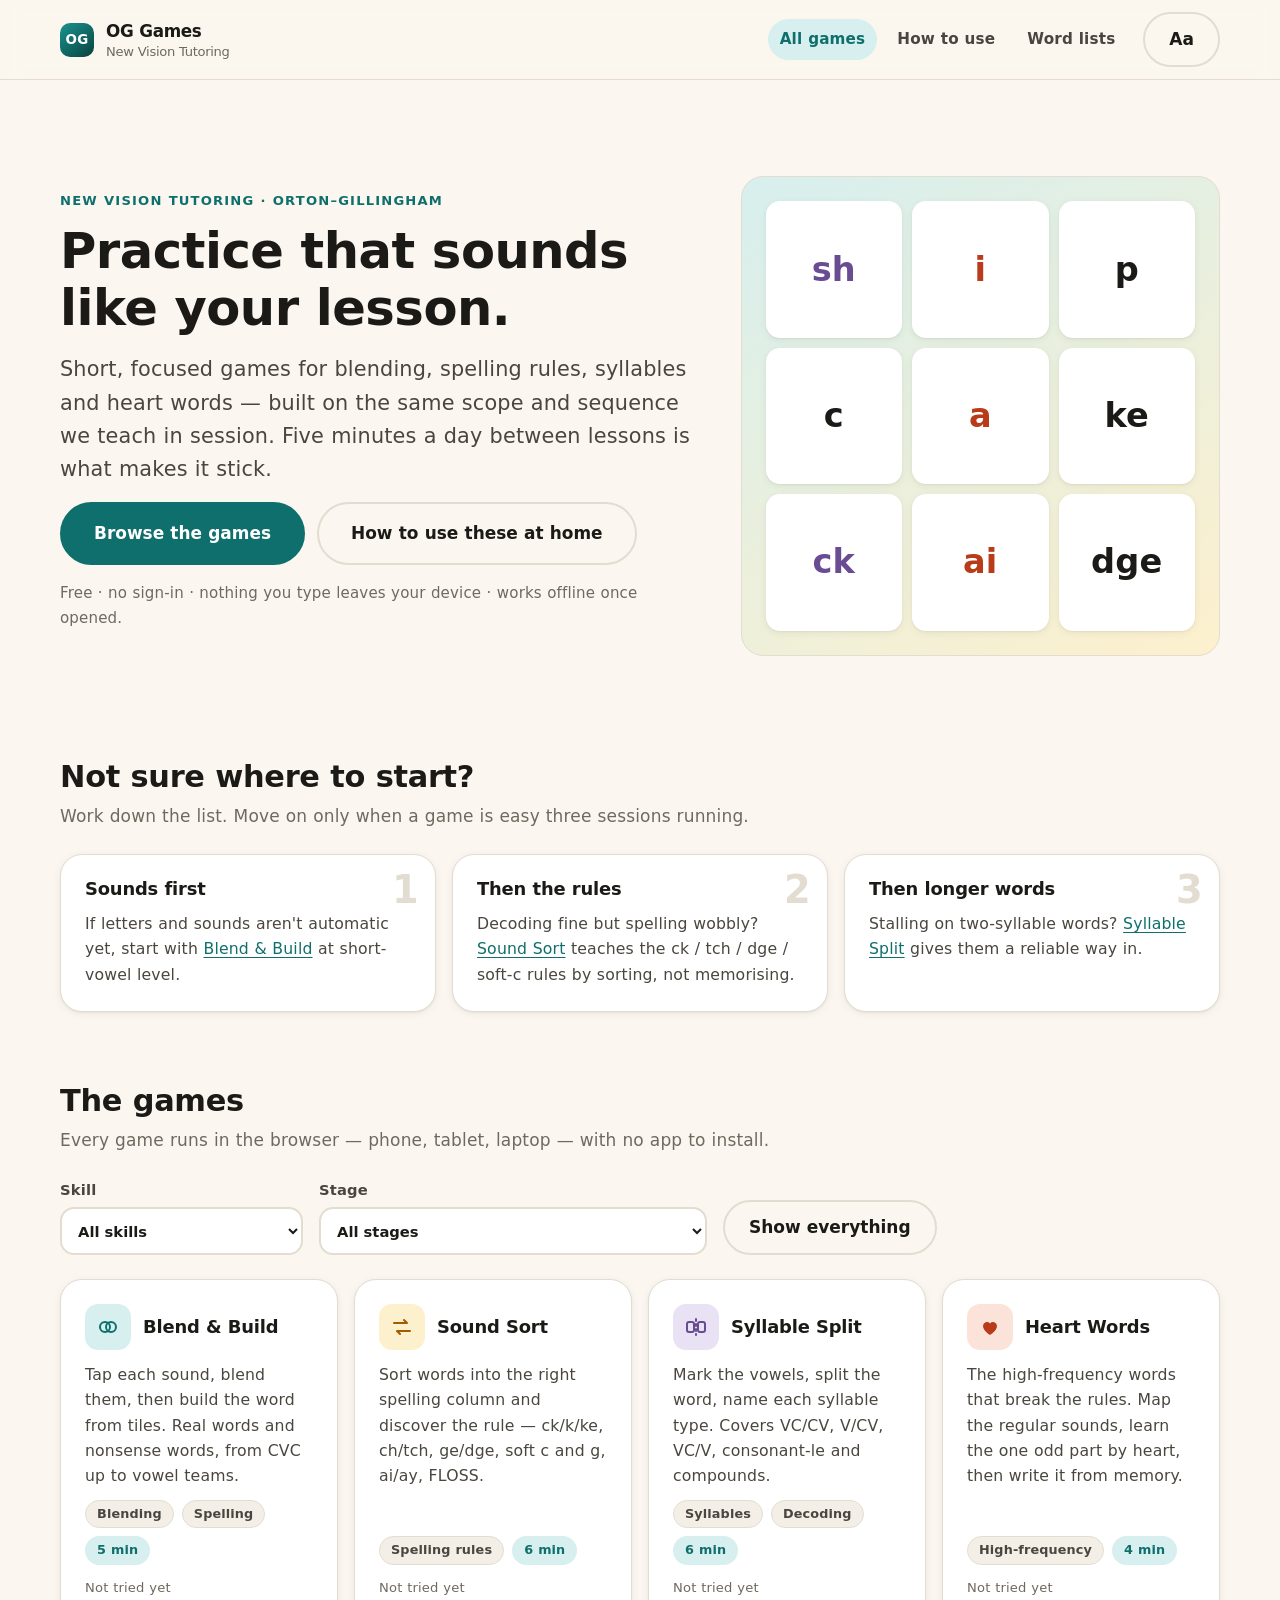
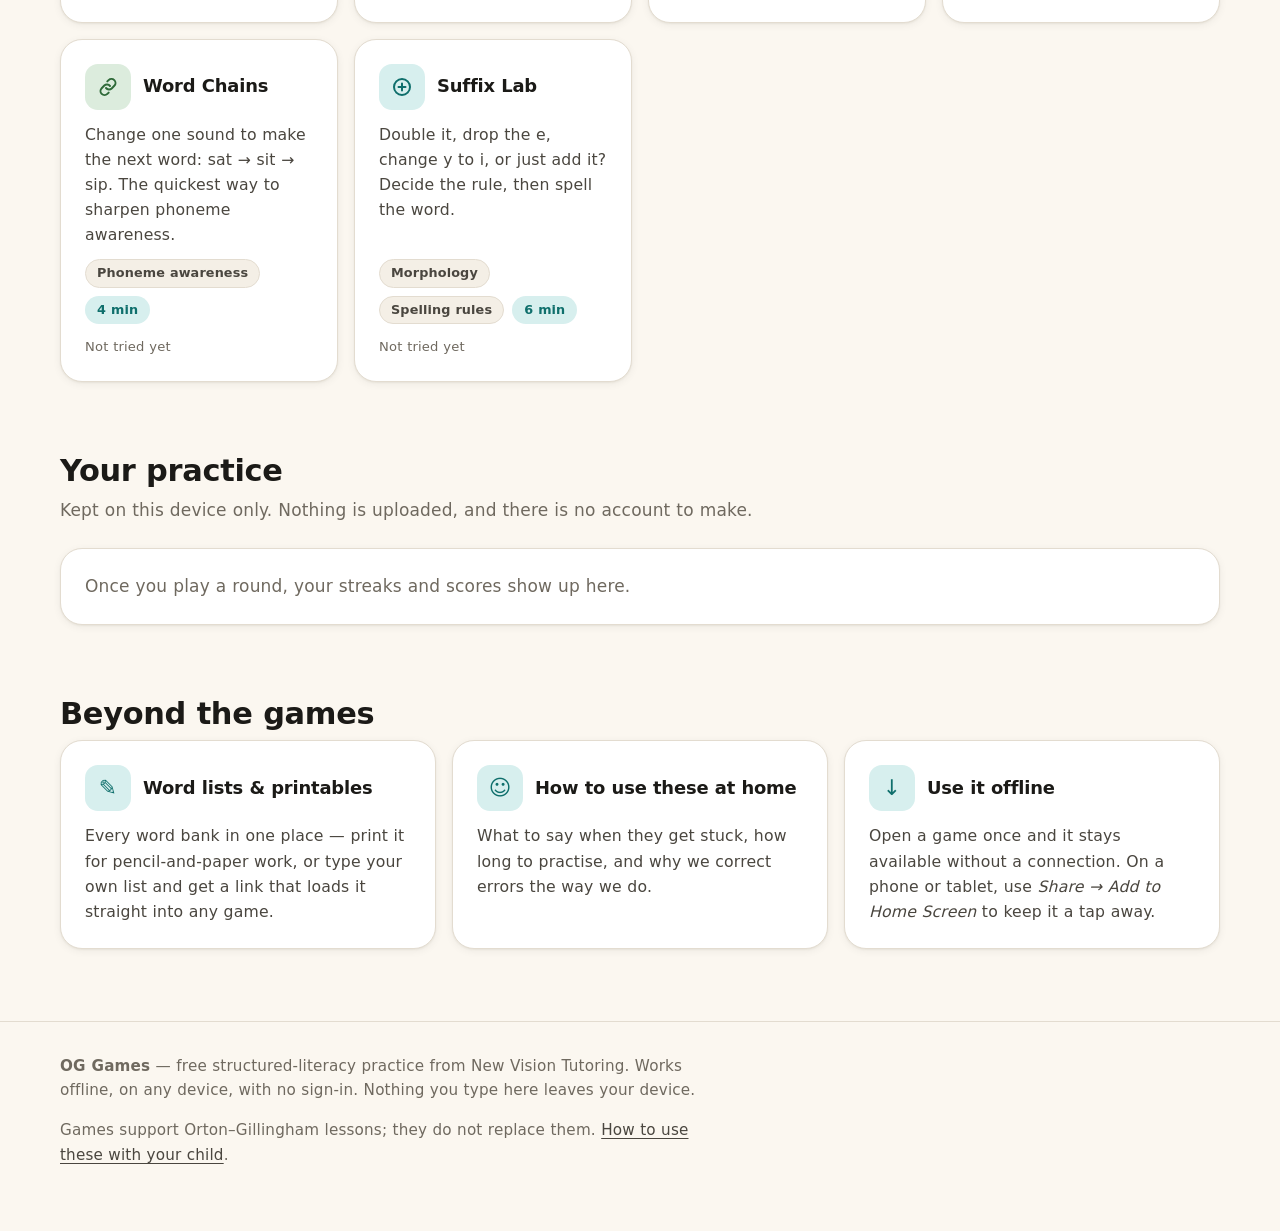
<file: og-games.html>
<!DOCTYPE html>
<html lang="en">
<head>
<meta charset="utf-8">
<title>OG Games — New Vision Tutoring</title>
<link rel="canonical" href="og/index.html">
<meta http-equiv="refresh" content="0; url=og/index.html">
<script>location.replace('og/index.html' + location.hash);</script>
<style>body{font-family:system-ui,sans-serif;background:#fbf7f0;color:#1b1a17;margin:0;display:grid;place-items:center;min-height:100vh}a{color:#0f6f6c}</style>
</head>
<body>
  <p>OG Games has moved — <a href="og/index.html">open the games</a>.</p>
</body>
</html>
</file>
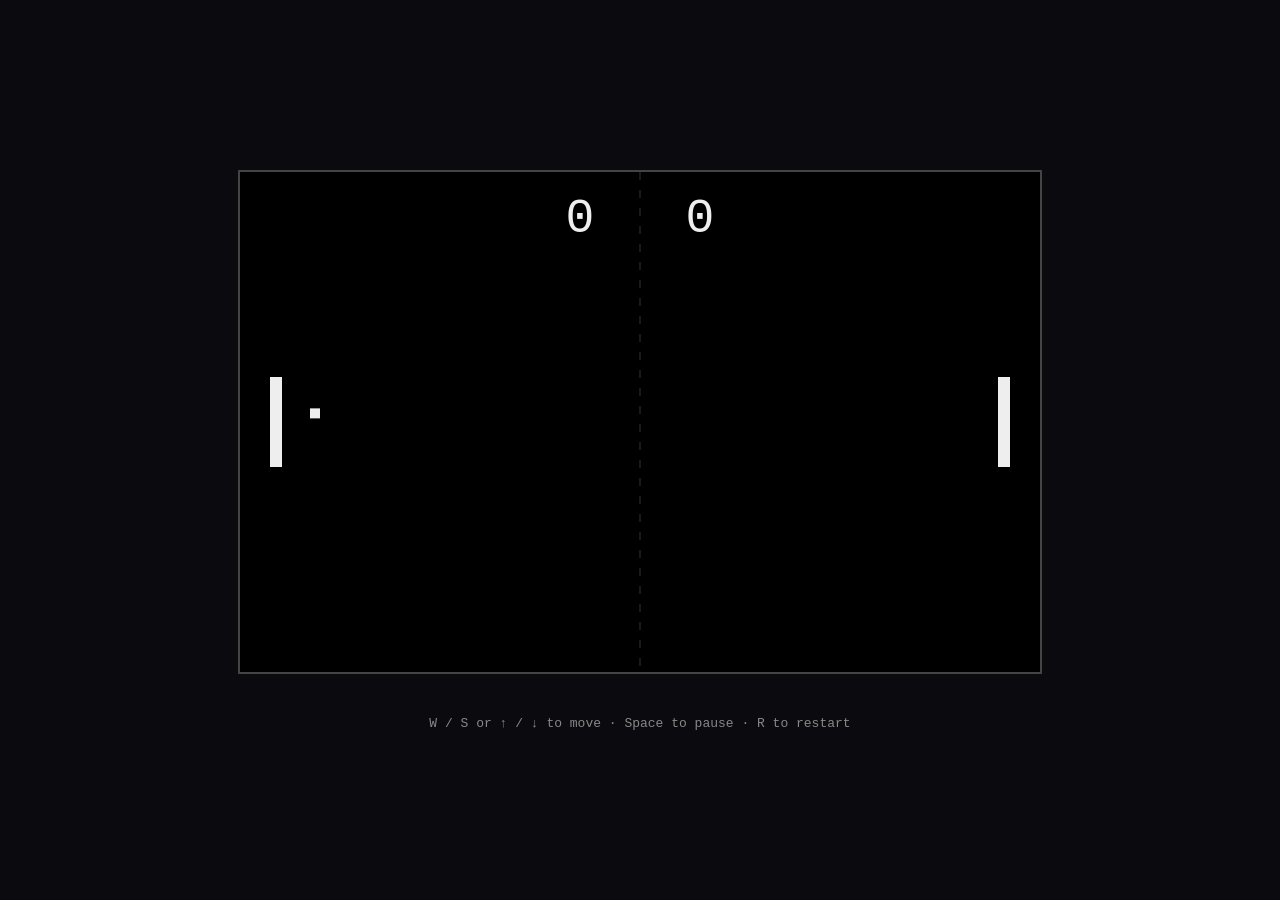
<file: pong.html>
<!DOCTYPE html>
<html lang="en">
<head>
<meta charset="UTF-8">
<title>Pong</title>
<style>
  html, body {
    margin: 0;
    height: 100%;
    background: #0b0b0f;
    display: flex;
    align-items: center;
    justify-content: center;
    font-family: 'Courier New', monospace;
    color: #eee;
  }
  #wrap {
    text-align: center;
  }
  canvas {
    background: #000;
    border: 2px solid #444;
    display: block;
    margin: 0 auto;
  }
  #status {
    margin-top: 12px;
    min-height: 24px;
    font-size: 18px;
    letter-spacing: 1px;
  }
  #hint {
    margin-top: 6px;
    font-size: 13px;
    color: #888;
  }
</style>
</head>
<body>
<div id="wrap">
  <canvas id="game" width="800" height="500"></canvas>
  <div id="status"></div>
  <div id="hint">W / S or &uarr; / &darr; to move &middot; Space to pause &middot; R to restart</div>
</div>

<script>
const canvas = document.getElementById('game');
const ctx = canvas.getContext('2d');
const statusEl = document.getElementById('status');

const WIDTH = canvas.width;
const HEIGHT = canvas.height;
const WIN_SCORE = 11;

const PADDLE_WIDTH = 12;
const PADDLE_HEIGHT = 90;
const PADDLE_SPEED = 6.5;
const BALL_SIZE = 10;
const BALL_SPEED_START = 5;
const BALL_SPEED_MAX = 13;
const AI_SPEED = 4.2;
const AI_ERROR = 35;

let player, ai, ball, keys, paused, gameOver, winner;

function initGame() {
  player = { x: 30, y: HEIGHT / 2 - PADDLE_HEIGHT / 2, score: 0 };
  ai = { x: WIDTH - 30 - PADDLE_WIDTH, y: HEIGHT / 2 - PADDLE_HEIGHT / 2, score: 0, error: 0, wasApproaching: false };
  keys = {};
  paused = false;
  gameOver = false;
  winner = null;
  resetBall(Math.random() < 0.5 ? 1 : -1);
}

function resetBall(direction) {
  const angle = (Math.random() * 0.6 - 0.3);
  ball = {
    x: WIDTH / 2,
    y: HEIGHT / 2,
    vx: BALL_SPEED_START * direction,
    vy: BALL_SPEED_START * Math.sin(angle)
  };
}

document.addEventListener('keydown', (e) => {
  keys[e.key.toLowerCase()] = true;
  if (e.key === ' ') {
    e.preventDefault();
    if (!gameOver) paused = !paused;
  }
  if (e.key.toLowerCase() === 'r') {
    initGame();
  }
  if (['arrowup', 'arrowdown'].includes(e.key.toLowerCase())) e.preventDefault();
});
document.addEventListener('keyup', (e) => {
  keys[e.key.toLowerCase()] = false;
});

function clamp(v, min, max) {
  return Math.max(min, Math.min(max, v));
}

function update() {
  if (paused || gameOver) return;

  if (keys['w'] || keys['arrowup']) player.y -= PADDLE_SPEED;
  if (keys['s'] || keys['arrowdown']) player.y += PADDLE_SPEED;
  player.y = clamp(player.y, 0, HEIGHT - PADDLE_HEIGHT);

  const approaching = ball.vx > 0;
  if (approaching && !ai.wasApproaching) {
    ai.error = (Math.random() * 2 - 1) * AI_ERROR;
  }
  ai.wasApproaching = approaching;

  const aiCenter = ai.y + PADDLE_HEIGHT / 2;
  const targetY = approaching ? ball.y + ai.error : HEIGHT / 2;
  if (aiCenter < targetY - 10) ai.y += AI_SPEED;
  else if (aiCenter > targetY + 10) ai.y -= AI_SPEED;
  ai.y = clamp(ai.y, 0, HEIGHT - PADDLE_HEIGHT);

  ball.x += ball.vx;
  ball.y += ball.vy;

  if (ball.y - BALL_SIZE / 2 <= 0) {
    ball.y = BALL_SIZE / 2;
    ball.vy *= -1;
  } else if (ball.y + BALL_SIZE / 2 >= HEIGHT) {
    ball.y = HEIGHT - BALL_SIZE / 2;
    ball.vy *= -1;
  }

  if (ball.vx < 0 &&
      ball.x - BALL_SIZE / 2 <= player.x + PADDLE_WIDTH &&
      ball.x - BALL_SIZE / 2 >= player.x &&
      ball.y >= player.y &&
      ball.y <= player.y + PADDLE_HEIGHT) {
    bounceOffPaddle(player);
  }

  if (ball.vx > 0 &&
      ball.x + BALL_SIZE / 2 >= ai.x &&
      ball.x + BALL_SIZE / 2 <= ai.x + PADDLE_WIDTH &&
      ball.y >= ai.y &&
      ball.y <= ai.y + PADDLE_HEIGHT) {
    bounceOffPaddle(ai);
  }

  if (ball.x < 0) {
    ai.score++;
    checkWin();
    if (!gameOver) resetBall(1);
  } else if (ball.x > WIDTH) {
    player.score++;
    checkWin();
    if (!gameOver) resetBall(-1);
  }
}

function bounceOffPaddle(paddle) {
  const relativeIntersect = (ball.y - (paddle.y + PADDLE_HEIGHT / 2)) / (PADDLE_HEIGHT / 2);
  const bounceAngle = relativeIntersect * (Math.PI / 3);
  const speed = clamp(Math.hypot(ball.vx, ball.vy) * 1.05, BALL_SPEED_START, BALL_SPEED_MAX);
  const direction = paddle === player ? 1 : -1;
  ball.vx = direction * speed * Math.cos(bounceAngle);
  ball.vy = speed * Math.sin(bounceAngle);
  ball.x = paddle === player ? paddle.x + PADDLE_WIDTH + BALL_SIZE / 2 : paddle.x - BALL_SIZE / 2;
}

function checkWin() {
  if (player.score >= WIN_SCORE) {
    gameOver = true;
    winner = 'You win!';
  } else if (ai.score >= WIN_SCORE) {
    gameOver = true;
    winner = 'Computer wins!';
  }
}

function draw() {
  ctx.fillStyle = '#000';
  ctx.fillRect(0, 0, WIDTH, HEIGHT);

  ctx.strokeStyle = '#333';
  ctx.setLineDash([8, 10]);
  ctx.beginPath();
  ctx.moveTo(WIDTH / 2, 0);
  ctx.lineTo(WIDTH / 2, HEIGHT);
  ctx.stroke();
  ctx.setLineDash([]);

  ctx.fillStyle = '#eee';
  ctx.fillRect(player.x, player.y, PADDLE_WIDTH, PADDLE_HEIGHT);
  ctx.fillRect(ai.x, ai.y, PADDLE_WIDTH, PADDLE_HEIGHT);

  ctx.fillRect(ball.x - BALL_SIZE / 2, ball.y - BALL_SIZE / 2, BALL_SIZE, BALL_SIZE);

  ctx.font = '48px "Courier New", monospace';
  ctx.textAlign = 'center';
  ctx.fillText(player.score, WIDTH / 2 - 60, 60);
  ctx.fillText(ai.score, WIDTH / 2 + 60, 60);

  if (gameOver) {
    ctx.fillStyle = 'rgba(0,0,0,0.6)';
    ctx.fillRect(0, 0, WIDTH, HEIGHT);
    ctx.fillStyle = '#fff';
    ctx.font = '36px "Courier New", monospace';
    ctx.fillText(winner, WIDTH / 2, HEIGHT / 2 - 10);
    ctx.font = '18px "Courier New", monospace';
    ctx.fillText('Press R to play again', WIDTH / 2, HEIGHT / 2 + 30);
  } else if (paused) {
    ctx.fillStyle = 'rgba(0,0,0,0.5)';
    ctx.fillRect(0, 0, WIDTH, HEIGHT);
    ctx.fillStyle = '#fff';
    ctx.font = '30px "Courier New", monospace';
    ctx.fillText('Paused', WIDTH / 2, HEIGHT / 2);
  }
}

function loop() {
  update();
  draw();
  requestAnimationFrame(loop);
}

initGame();
loop();
</script>
</body>
</html>
</file>
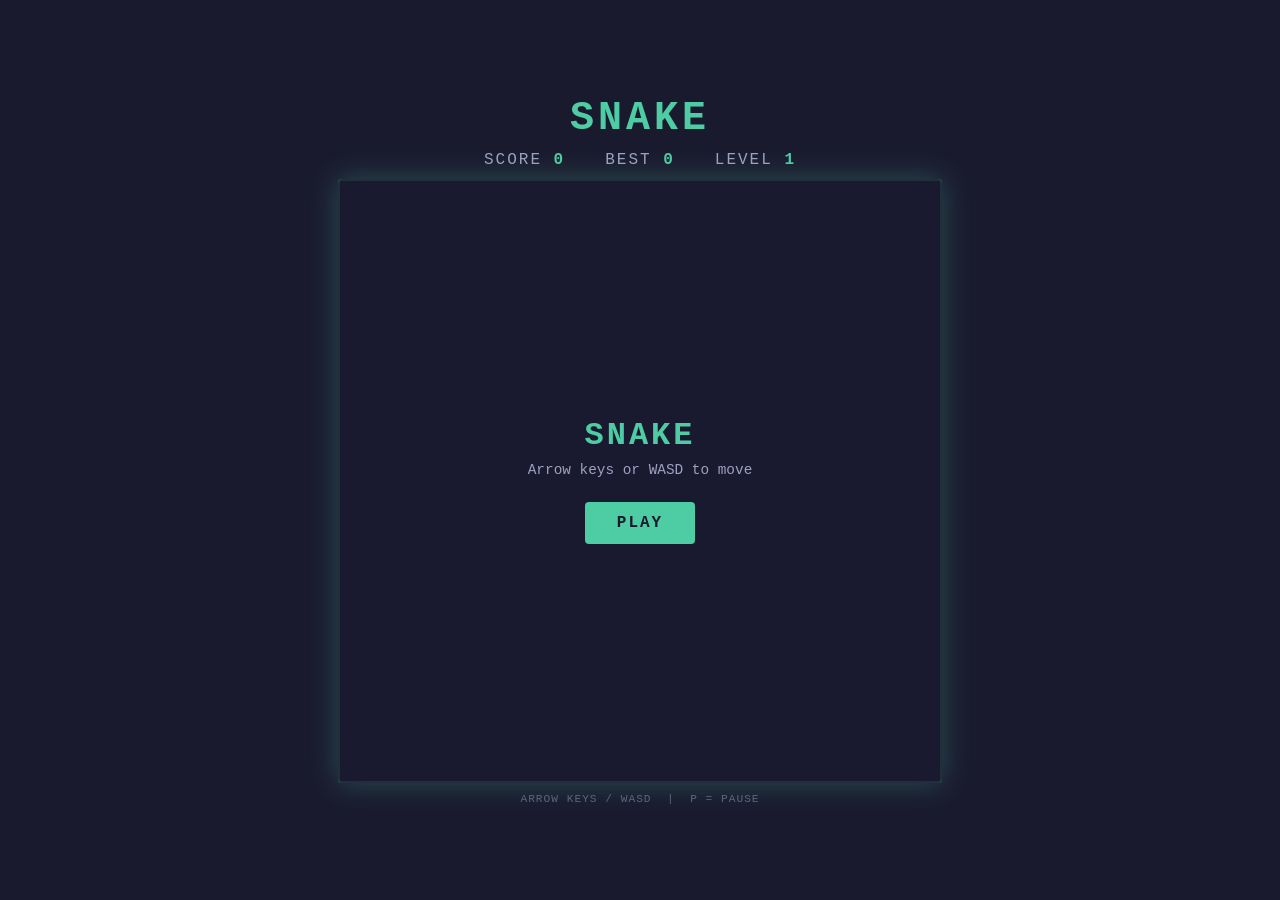
<file: snake.html>
<!DOCTYPE html>
<html lang="en">
<head>
  <meta charset="UTF-8">
  <meta name="viewport" content="width=device-width, initial-scale=1.0, user-scalable=no">
  <title>Snake Game</title>

  <!-- PWA -->
  <link rel="manifest" href="manifest.json">
  <link rel="apple-touch-icon" href="icon.svg">
  <meta name="apple-mobile-web-app-capable" content="yes">
  <meta name="apple-mobile-web-app-status-bar-style" content="black-translucent">
  <meta name="apple-mobile-web-app-title" content="Snake">
  <meta name="theme-color" content="#4ecca3">
  <style>
    * { margin: 0; padding: 0; box-sizing: border-box; }
    body {
      background: #1a1a2e;
      display: flex;
      flex-direction: column;
      align-items: center;
      justify-content: center;
      min-height: 100vh;
      min-height: 100dvh;
      font-family: 'Courier New', monospace;
      color: #e0e0e0;
      touch-action: none;
      overflow: hidden;
    }
    h1 {
      font-size: clamp(1.4rem, 5vw, 2.5rem);
      color: #4ecca3;
      margin-bottom: 10px;
      letter-spacing: 4px;
      text-transform: uppercase;
    }
    #scoreboard {
      display: flex;
      gap: clamp(12px, 4vw, 40px);
      margin-bottom: 10px;
      font-size: clamp(0.65rem, 2.5vw, 1rem);
      letter-spacing: 2px;
    }
    #scoreboard span  { color: #a0a0c0; }
    #scoreboard strong { color: #4ecca3; }
    #game-container { position: relative; }
    canvas {
      display: block;
      border: 2px solid #4ecca3;
      border-radius: 4px;
      box-shadow: 0 0 30px rgba(78,204,163,0.3);
    }
    #overlay {
      position: absolute;
      top: 0; left: 0; right: 0; bottom: 0;
      display: flex;
      flex-direction: column;
      align-items: center;
      justify-content: center;
      background: rgba(26,26,46,0.88);
      border-radius: 4px;
    }
    #overlay h2 {
      font-size: clamp(1.2rem, 5vw, 2rem);
      color: #4ecca3;
      margin-bottom: 8px;
      letter-spacing: 3px;
    }
    #overlay p {
      color: #a0a0c0;
      margin-bottom: 24px;
      font-size: clamp(0.7rem, 2.5vw, 0.9rem);
      text-align: center;
      padding: 0 16px;
    }
    #start-btn {
      background: #4ecca3;
      color: #1a1a2e;
      border: none;
      padding: 12px 32px;
      font-size: clamp(0.85rem, 3vw, 1rem);
      font-family: inherit;
      font-weight: bold;
      letter-spacing: 2px;
      border-radius: 4px;
      cursor: pointer;
      -webkit-tap-highlight-color: transparent;
    }
    #start-btn:hover  { background: #38b892; }
    #start-btn:active { opacity: 0.8; }
    #controls {
      margin-top: 10px;
      font-size: 0.7rem;
      color: #606080;
      letter-spacing: 1px;
    }
    #dpad {
      display: none;
      margin-top: 16px;
      position: relative;
      width: 150px;
      height: 150px;
      flex-shrink: 0;
    }
    .dpad-btn {
      position: absolute;
      width: 46px; height: 46px;
      background: #1e2a4a;
      border: 2px solid #4ecca3;
      border-radius: 6px;
      color: #4ecca3;
      font-size: 1.2rem;
      display: flex;
      align-items: center;
      justify-content: center;
      cursor: pointer;
      user-select: none;
      -webkit-tap-highlight-color: transparent;
    }
    .dpad-btn:active { background: #2a3f6a; }
    #btn-up    { top: 0;    left: 50%; transform: translateX(-50%); }
    #btn-down  { bottom: 0; left: 50%; transform: translateX(-50%); }
    #btn-left  { left: 0;   top: 50%;  transform: translateY(-50%); }
    #btn-right { right: 0;  top: 50%;  transform: translateY(-50%); }
    #btn-pause {
      top: 50%; left: 50%;
      transform: translate(-50%,-50%);
      font-size: 0.65rem;
      border-color: #606080;
      color: #606080;
      width: 38px; height: 38px;
    }
    @media (pointer: coarse) {
      #dpad     { display: flex; }
      #controls { display: none; }
    }
  </style>
</head>
<body>

<h1>Snake</h1>

<div id="scoreboard">
  <div><span>SCORE </span><strong id="score">0</strong></div>
  <div><span>BEST </span><strong id="high-score">0</strong></div>
  <div><span>LEVEL </span><strong id="level">1</strong></div>
</div>

<div id="game-container">
  <canvas id="canvas"></canvas>
  <div id="overlay">
    <h2 id="overlay-title">SNAKE</h2>
    <p id="overlay-msg">Arrow keys or WASD to move</p>
    <button id="start-btn">PLAY</button>
  </div>
</div>

<div id="controls">ARROW KEYS / WASD &nbsp;|&nbsp; P = PAUSE</div>

<div id="dpad">
  <div class="dpad-btn" id="btn-up"    data-dir="up">▲</div>
  <div class="dpad-btn" id="btn-left"  data-dir="left">◀</div>
  <div class="dpad-btn" id="btn-pause">II</div>
  <div class="dpad-btn" id="btn-right" data-dir="right">▶</div>
  <div class="dpad-btn" id="btn-down"  data-dir="down">▼</div>
</div>

<script>
// ── Grid ──────────────────────────────────────────────────────────────────────
var COLS = 25, ROWS = 25;

// ── Canvas ────────────────────────────────────────────────────────────────────
var canvas = document.getElementById('canvas');
var ctx    = canvas.getContext('2d');
var CELL   = 10;

function calcCell() {
  var maxW = Math.min(window.innerWidth  - 16, 600);
  var maxH = window.innerHeight - 240;
  return Math.max(Math.floor(Math.min(maxW, maxH) / COLS), 10);
}

function resizeCanvas() {
  CELL = calcCell();
  canvas.width  = COLS * CELL;
  canvas.height = ROWS * CELL;
  draw();
}

// ── Colors ────────────────────────────────────────────────────────────────────
var C = {
  bg:    '#16213e', grid:   '#1a2550',
  head:  '#4ecca3', body:   '#2ea87c', border: '#38b892',
  food:  '#ff6b6b', fGlow:  'rgba(255,107,107,0.4)',
  bonus: '#ffd93d', bGlow:  'rgba(255,217,61,0.4)',
};

// ── Game state ────────────────────────────────────────────────────────────────
var snake, dir, nextDir, food, bonus;
var score, highScore, level, speed;
var running, paused;
var gameLoop, bonusTimer;
highScore = 0;

function initGame() {
  var cx = Math.floor(COLS / 2), cy = Math.floor(ROWS / 2);
  snake   = [{x:cx,y:cy},{x:cx-1,y:cy},{x:cx-2,y:cy}];
  dir     = {x:1,y:0};
  nextDir = {x:1,y:0};
  score   = 0;
  level   = 1;
  speed   = 150;
  bonus   = null;
  running = true;
  paused  = false;
  food    = randomEmpty(null);
  updateHUD();
}

// ── Helpers ───────────────────────────────────────────────────────────────────
function onSnake(pos) {
  for (var i = 0; i < snake.length; i++) {
    if (snake[i].x === pos.x && snake[i].y === pos.y) return true;
  }
  return false;
}

function randomEmpty(avoid) {
  var pos, tries = 0;
  do {
    pos = {x: Math.floor(Math.random()*COLS), y: Math.floor(Math.random()*ROWS)};
    if (++tries > COLS*ROWS*2) break;
  } while (onSnake(pos) || (avoid && pos.x===avoid.x && pos.y===avoid.y));
  return pos;
}

// ── Game tick ─────────────────────────────────────────────────────────────────
function tick() {
  if (!running || paused) return;

  dir = {x: nextDir.x, y: nextDir.y};
  var head = {x: snake[0].x + dir.x, y: snake[0].y + dir.y};

  // Wall collision
  if (head.x < 0 || head.x >= COLS || head.y < 0 || head.y >= ROWS) {
    endGame(); return;
  }

  // Self collision (exclude tail — it vacates this tick unless eating)
  var willEat = head.x === food.x && head.y === food.y;
  var limit   = willEat ? snake.length : snake.length - 1;
  for (var i = 0; i < limit; i++) {
    if (snake[i].x === head.x && snake[i].y === head.y) { endGame(); return; }
  }

  // Move
  snake.unshift(head);
  var ate = false;

  if (willEat) {
    score += 10 * level;
    ate = true;
    food = randomEmpty(null);
    if (score >= level * 50 * level) {
      level++;
      speed = Math.max(60, speed - 15);
      clearInterval(gameLoop);
      gameLoop = setInterval(tick, speed);
    }
    // Occasionally spawn a bonus item
    if (!bonus && Math.random() < 0.2) {
      bonus = randomEmpty(food);
      clearTimeout(bonusTimer);
      bonusTimer = setTimeout(function() { bonus = null; draw(); }, 5000);
    }
    updateHUD();
  } else if (bonus && head.x === bonus.x && head.y === bonus.y) {
    score += 50 * level;
    bonus  = null;
    ate    = true;
    clearTimeout(bonusTimer);
    updateHUD();
  }

  if (!ate) snake.pop();
  draw();
}

// ── Lifecycle ─────────────────────────────────────────────────────────────────
function startGame() {
  clearInterval(gameLoop);
  clearTimeout(bonusTimer);
  initGame();
  document.getElementById('overlay').style.display = 'none';
  draw();
  gameLoop = setInterval(tick, speed);
}

function endGame() {
  running = false;
  clearInterval(gameLoop);
  clearTimeout(bonusTimer);
  bonus = null;
  var ov = document.getElementById('overlay');
  document.getElementById('overlay-title').textContent = 'GAME OVER';
  document.getElementById('overlay-msg').textContent   = 'Score: ' + score;
  document.getElementById('start-btn').textContent     = 'PLAY AGAIN';
  ov.style.display = 'flex';
}

function togglePause() {
  if (!running) return;
  paused = !paused;
  var ov = document.getElementById('overlay');
  if (paused) {
    clearInterval(gameLoop);
    document.getElementById('overlay-title').textContent = 'PAUSED';
    document.getElementById('overlay-msg').textContent   = 'Press P or tap Resume';
    document.getElementById('start-btn').textContent     = 'RESUME';
    ov.style.display = 'flex';
  } else {
    ov.style.display = 'none';
    gameLoop = setInterval(tick, speed);
  }
}

function updateHUD() {
  document.getElementById('score').textContent = score;
  document.getElementById('level').textContent = level;
  if (score > highScore) {
    highScore = score;
    document.getElementById('high-score').textContent = highScore;
  }
}

// ── Drawing ───────────────────────────────────────────────────────────────────
function draw() {
  ctx.fillStyle = C.bg;
  ctx.fillRect(0, 0, canvas.width, canvas.height);

  // Grid
  ctx.strokeStyle = C.grid;
  ctx.lineWidth   = 0.5;
  for (var x = 0; x <= COLS; x++) {
    ctx.beginPath(); ctx.moveTo(x*CELL,0); ctx.lineTo(x*CELL,canvas.height); ctx.stroke();
  }
  for (var y = 0; y <= ROWS; y++) {
    ctx.beginPath(); ctx.moveTo(0,y*CELL); ctx.lineTo(canvas.width,y*CELL); ctx.stroke();
  }

  if (!running && !snake) return; // before first game
  if (!snake) return;

  // Food
  if (food)  drawDot(food,  C.food,  C.fGlow);
  if (bonus) drawDot(bonus, C.bonus, C.bGlow);

  // Snake
  for (var i = 0; i < snake.length; i++) {
    var seg = snake[i];
    var sx = seg.x*CELL+1, sy = seg.y*CELL+1, ss = CELL-2;
    ctx.fillStyle   = i === 0 ? C.head : C.body;
    ctx.strokeStyle = C.border;
    ctx.lineWidth   = 1;
    roundRect(sx, sy, ss, ss, i === 0 ? 6 : 3);
    ctx.fill(); ctx.stroke();
    if (i === 0) {
      ctx.fillStyle = C.bg;
      var ex = dir.x, ey = dir.y;
      var cx = seg.x*CELL + CELL/2, cy = seg.y*CELL + CELL/2;
      ctx.beginPath(); ctx.arc(cx+ex*6+ey*4, cy+ey*6+ex*4, 2, 0, Math.PI*2); ctx.fill();
      ctx.beginPath(); ctx.arc(cx+ex*6-ey*4, cy+ey*6-ex*4, 2, 0, Math.PI*2); ctx.fill();
    }
  }
}

function drawDot(pos, color, glow) {
  var cx = pos.x*CELL+CELL/2, cy = pos.y*CELL+CELL/2, r = CELL/2-3;
  var g = ctx.createRadialGradient(cx,cy,0,cx,cy,r+6);
  g.addColorStop(0, glow); g.addColorStop(1,'transparent');
  ctx.fillStyle = g;
  ctx.beginPath(); ctx.arc(cx,cy,r+6,0,Math.PI*2); ctx.fill();
  ctx.fillStyle = color;
  ctx.beginPath(); ctx.arc(cx,cy,r,0,Math.PI*2); ctx.fill();
}

function roundRect(x,y,w,h,r) {
  ctx.beginPath();
  ctx.moveTo(x+r,y); ctx.lineTo(x+w-r,y); ctx.quadraticCurveTo(x+w,y,x+w,y+r);
  ctx.lineTo(x+w,y+h-r); ctx.quadraticCurveTo(x+w,y+h,x+w-r,y+h);
  ctx.lineTo(x+r,y+h); ctx.quadraticCurveTo(x,y+h,x,y+h-r);
  ctx.lineTo(x,y+r); ctx.quadraticCurveTo(x,y,x+r,y);
  ctx.closePath();
}

// ── Input ─────────────────────────────────────────────────────────────────────
var KEY_MAP = {
  ArrowUp:{x:0,y:-1}, w:{x:0,y:-1}, W:{x:0,y:-1},
  ArrowDown:{x:0,y:1}, s:{x:0,y:1}, S:{x:0,y:1},
  ArrowLeft:{x:-1,y:0}, a:{x:-1,y:0}, A:{x:-1,y:0},
  ArrowRight:{x:1,y:0}, d:{x:1,y:0}, D:{x:1,y:0},
};

document.addEventListener('keydown', function(e) {
  if (e.key === 'p' || e.key === 'P') { togglePause(); return; }
  var d = KEY_MAP[e.key];
  if (!d) return;
  e.preventDefault();
  steer(d);
});

function steer(d) {
  if (!running || paused) return;
  if (d.x !== 0 && d.x === -dir.x) return;
  if (d.y !== 0 && d.y === -dir.y) return;
  nextDir = d;
}

// Touch swipe
var touchX, touchY;
canvas.addEventListener('touchstart', function(e) {
  e.preventDefault();
  touchX = e.touches[0].clientX;
  touchY = e.touches[0].clientY;
}, {passive: false});
canvas.addEventListener('touchend', function(e) {
  e.preventDefault();
  var dx = e.changedTouches[0].clientX - touchX;
  var dy = e.changedTouches[0].clientY - touchY;
  if (Math.abs(dx) < 10 && Math.abs(dy) < 10) return;
  if (Math.abs(dx) > Math.abs(dy)) steer(dx > 0 ? {x:1,y:0} : {x:-1,y:0});
  else                              steer(dy > 0 ? {x:0,y:1} : {x:0,y:-1});
}, {passive: false});

// D-pad
var DPAD = {up:{x:0,y:-1}, down:{x:0,y:1}, left:{x:-1,y:0}, right:{x:1,y:0}};
var dpadBtns = document.querySelectorAll('.dpad-btn[data-dir]');
for (var b = 0; b < dpadBtns.length; b++) {
  (function(btn) {
    btn.addEventListener('touchstart', function(e) { e.preventDefault(); steer(DPAD[btn.dataset.dir]); }, {passive:false});
    btn.addEventListener('mousedown',  function()  { steer(DPAD[btn.dataset.dir]); });
  })(dpadBtns[b]);
}
document.getElementById('btn-pause').addEventListener('touchstart', function(e) { e.preventDefault(); togglePause(); }, {passive:false});
document.getElementById('btn-pause').addEventListener('mousedown', togglePause);

// Start / Resume button
document.getElementById('start-btn').addEventListener('click', function() {
  if (running && paused) {
    togglePause();
  } else {
    document.getElementById('start-btn').textContent = 'PLAY AGAIN';
    startGame();
  }
});

// Pointer hint
if (window.matchMedia && window.matchMedia('(pointer: coarse)').matches) {
  document.getElementById('overlay-msg').textContent = 'Swipe or use the D-pad to move';
}

// Boot
resizeCanvas();
window.addEventListener('resize', resizeCanvas);

// Register service worker for offline / PWA support
if ('serviceWorker' in navigator) {
  navigator.serviceWorker.register('./sw.js');
}
</script>
</body>
</html>
</file>
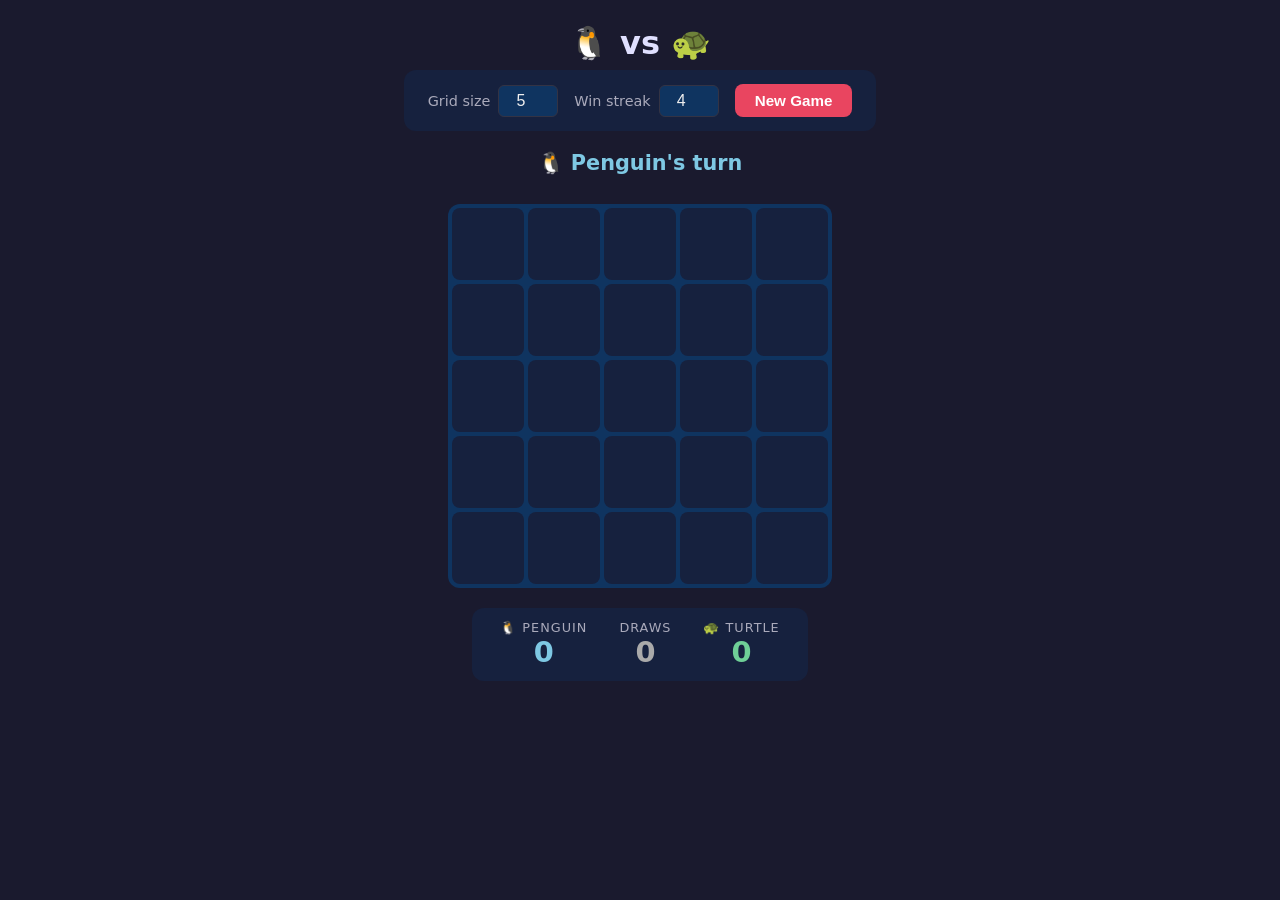
<file: tictactoe.html>
<!DOCTYPE html>
<html lang="en">
<head>
  <meta charset="UTF-8">
  <meta name="viewport" content="width=device-width, initial-scale=1.0">
  <title>🐧 vs 🐢 Tic-Tac-Toe</title>
  <style>
    * { box-sizing: border-box; margin: 0; padding: 0; }

    body {
      font-family: system-ui, sans-serif;
      background: #1a1a2e;
      color: #eee;
      min-height: 100vh;
      display: flex;
      flex-direction: column;
      align-items: center;
      padding: 24px 16px;
    }

    h1 { font-size: 2rem; margin-bottom: 8px; color: #e0e0ff; }

    .controls {
      display: flex;
      gap: 16px;
      align-items: center;
      flex-wrap: wrap;
      justify-content: center;
      margin-bottom: 20px;
      background: #16213e;
      padding: 14px 24px;
      border-radius: 12px;
    }

    .control-group {
      display: flex;
      align-items: center;
      gap: 8px;
    }

    label { font-size: 0.9rem; color: #aab; }

    input[type="number"] {
      width: 60px;
      padding: 6px 8px;
      border: 1px solid #334;
      border-radius: 6px;
      background: #0f3460;
      color: #eee;
      font-size: 1rem;
      text-align: center;
    }

    button {
      padding: 8px 20px;
      border: none;
      border-radius: 8px;
      cursor: pointer;
      font-size: 0.95rem;
      font-weight: 600;
      transition: background 0.15s, transform 0.1s;
    }

    button:active { transform: scale(0.97); }

    #startBtn { background: #e94560; color: #fff; }
    #startBtn:hover { background: #c73652; }

    .status {
      font-size: 1.3rem;
      font-weight: 600;
      margin-bottom: 16px;
      min-height: 1.8em;
      color: #cce;
      transition: color 0.2s;
    }

    .status.p-turn  { color: #7ec8e3; }
    .status.t-turn  { color: #6fcf97; }
    .status.p-wins  { color: #7ec8e3; }
    .status.t-wins  { color: #6fcf97; }
    .status.draw    { color: #aaa; }

    .board-wrapper { overflow: auto; max-width: 100vw; }

    .board {
      display: grid;
      gap: 4px;
      padding: 4px;
      background: #0f3460;
      border-radius: 12px;
      user-select: none;
    }

    .cell {
      display: flex;
      align-items: center;
      justify-content: center;
      border-radius: 8px;
      cursor: pointer;
      background: #16213e;
      transition: background 0.12s, transform 0.1s;
      line-height: 1;
    }

    .cell:hover:not(.taken) { background: #1f2f5a; transform: scale(1.05); }
    .cell.taken { cursor: default; }

    @keyframes pop-in {
      0%   { transform: scale(0.3) rotate(-15deg); opacity: 0; }
      60%  { transform: scale(1.2) rotate(5deg); }
      100% { transform: scale(1) rotate(0deg); opacity: 1; }
    }

    .cell.just-placed { animation: pop-in 0.25s ease-out forwards; }

    @keyframes celebrate {
      0%, 100% { transform: scale(1) rotate(0deg); }
      20%  { transform: scale(1.3) rotate(-8deg); }
      40%  { transform: scale(1.3) rotate(8deg); }
      60%  { transform: scale(1.2) rotate(-5deg); }
      80%  { transform: scale(1.2) rotate(5deg); }
    }

    .cell.winning {
      background: #1c3b2e;
      animation: celebrate 0.6s ease-in-out infinite alternate;
    }

    .confetti-container {
      position: fixed;
      top: 0; left: 0;
      width: 100vw; height: 100vh;
      pointer-events: none;
      overflow: hidden;
      z-index: 999;
    }

    @keyframes confetti-fall {
      0%   { transform: translateY(-20px) rotate(0deg); opacity: 1; }
      100% { transform: translateY(110vh) rotate(720deg); opacity: 0; }
    }

    .confetti-piece {
      position: absolute;
      width: 10px;
      height: 10px;
      border-radius: 2px;
      animation: confetti-fall linear forwards;
    }

    .score-board {
      display: flex;
      gap: 32px;
      margin-top: 20px;
      background: #16213e;
      padding: 12px 28px;
      border-radius: 12px;
    }

    .score-item { text-align: center; }
    .score-label { font-size: 0.8rem; color: #aab; text-transform: uppercase; letter-spacing: 1px; }
    .score-value { font-size: 1.8rem; font-weight: 700; }
    .score-item.p .score-value { color: #7ec8e3; }
    .score-item.t .score-value { color: #6fcf97; }
    .score-item.draw-score .score-value { color: #aaa; }
  </style>
</head>
<body>
  <h1>🐧 vs 🐢</h1>

  <div class="controls">
    <div class="control-group">
      <label for="gridSize">Grid size</label>
      <input type="number" id="gridSize" min="3" max="20" value="5">
    </div>
    <div class="control-group">
      <label for="winLen">Win streak</label>
      <input type="number" id="winLen" min="3" max="20" value="4">
    </div>
    <button id="startBtn">New Game</button>
  </div>

  <div class="status" id="status">Press "New Game" to start</div>

  <div class="board-wrapper">
    <div class="board" id="board"></div>
  </div>

  <div class="score-board">
    <div class="score-item p">
      <div class="score-label">🐧 Penguin</div>
      <div class="score-value" id="scoreP">0</div>
    </div>
    <div class="score-item draw-score">
      <div class="score-label">Draws</div>
      <div class="score-value" id="scoreD">0</div>
    </div>
    <div class="score-item t">
      <div class="score-label">🐢 Turtle</div>
      <div class="score-value" id="scoreT">0</div>
    </div>
  </div>

  <div class="confetti-container" id="confetti"></div>

  <script>
    const boardEl  = document.getElementById('board');
    const statusEl = document.getElementById('status');
    const startBtn = document.getElementById('startBtn');
    const gridIn   = document.getElementById('gridSize');
    const winIn    = document.getElementById('winLen');
    const scorePEl = document.getElementById('scoreP');
    const scoreTEl = document.getElementById('scoreT');
    const scoreDEl = document.getElementById('scoreD');
    const confettiEl = document.getElementById('confetti');

    const PLAYERS = { P: '🐧', T: '🐢' };
    let size, winLen, cells, currentPlayer, gameOver;
    let scores = { P: 0, T: 0, D: 0 };

    // ── Audio ──────────────────────────────────────────────────────────────
    let audioCtx = null;
    function getAudio() {
      if (!audioCtx) audioCtx = new (window.AudioContext || window.webkitAudioContext)();
      return audioCtx;
    }

    function playTone(freq, type, duration, gainVal, startTime, ctx) {
      const osc  = ctx.createOscillator();
      const gain = ctx.createGain();
      osc.connect(gain);
      gain.connect(ctx.destination);
      osc.type = type;
      osc.frequency.setValueAtTime(freq, startTime);
      gain.gain.setValueAtTime(gainVal, startTime);
      gain.gain.exponentialRampToValueAtTime(0.001, startTime + duration);
      osc.start(startTime);
      osc.stop(startTime + duration);
    }

    function soundPenguin() {
      const ctx = getAudio();
      const t = ctx.currentTime;
      // chirpy double-beep
      playTone(1046, 'sine', 0.12, 0.4, t,        ctx);
      playTone(1318, 'sine', 0.10, 0.3, t + 0.13, ctx);
    }

    function soundTurtle() {
      const ctx = getAudio();
      const t = ctx.currentTime;
      // low hollow plonk
      playTone(196, 'triangle', 0.18, 0.5, t,        ctx);
      playTone(130, 'triangle', 0.14, 0.3, t + 0.06, ctx);
    }

    function soundWin(isPenguin) {
      const ctx = getAudio();
      const t = ctx.currentTime;
      const base = isPenguin ? 523 : 196;
      // ascending fanfare
      const notes = [1, 5/4, 3/2, 2, 8/3];
      notes.forEach((ratio, i) => {
        playTone(base * ratio, isPenguin ? 'sine' : 'triangle', 0.25, 0.4, t + i * 0.14, ctx);
      });
    }

    function soundDraw() {
      const ctx = getAudio();
      const t = ctx.currentTime;
      [440, 370, 311].forEach((f, i) => {
        playTone(f, 'sawtooth', 0.2, 0.2, t + i * 0.15, ctx);
      });
    }

    // ── Confetti ───────────────────────────────────────────────────────────
    const CONFETTI_COLORS = ['#7ec8e3','#6fcf97','#f4a261','#e94560','#ffe066','#c8b1e4'];

    function launchConfetti() {
      confettiEl.innerHTML = '';
      for (let i = 0; i < 80; i++) {
        const piece = document.createElement('div');
        piece.className = 'confetti-piece';
        const color = CONFETTI_COLORS[Math.floor(Math.random() * CONFETTI_COLORS.length)];
        const left  = Math.random() * 100;
        const delay = Math.random() * 0.6;
        const dur   = 1.5 + Math.random() * 1.5;
        const size  = 6 + Math.random() * 10;
        piece.style.cssText = `
          left: ${left}vw;
          width: ${size}px;
          height: ${size}px;
          background: ${color};
          animation-duration: ${dur}s;
          animation-delay: ${delay}s;
          border-radius: ${Math.random() > 0.5 ? '50%' : '2px'};
        `;
        confettiEl.appendChild(piece);
      }
      setTimeout(() => { confettiEl.innerHTML = ''; }, 3500);
    }

    // ── Game logic ─────────────────────────────────────────────────────────
    startBtn.addEventListener('click', startGame);

    function startGame() {
      size = Math.min(20, Math.max(3, parseInt(gridIn.value) || 5));
      winLen = Math.min(size, Math.max(3, parseInt(winIn.value) || 4));
      gridIn.value = size;
      winIn.value  = winLen;

      cells = Array(size * size).fill(null);
      currentPlayer = 'P';
      gameOver = false;
      confettiEl.innerHTML = '';

      renderBoard();
      setStatus(`🐧 Penguin's turn`, 'p-turn');
    }

    function renderBoard() {
      const cellPx   = Math.max(32, Math.min(72, Math.floor(560 / size)));
      const fontSize = Math.round(cellPx * 0.58);

      boardEl.style.gridTemplateColumns = `repeat(${size}, ${cellPx}px)`;
      boardEl.innerHTML = '';

      cells.forEach((val, idx) => {
        const cell = document.createElement('div');
        cell.className = 'cell' + (val ? ` ${val.toLowerCase()} taken` : '');
        cell.style.width    = `${cellPx}px`;
        cell.style.height   = `${cellPx}px`;
        cell.style.fontSize = `${fontSize}px`;
        cell.textContent    = val ? PLAYERS[val] : '';
        cell.dataset.idx    = idx;
        cell.addEventListener('click', onCellClick);
        boardEl.appendChild(cell);
      });
    }

    function onCellClick(e) {
      if (gameOver) return;
      const idx = parseInt(e.currentTarget.dataset.idx);
      if (cells[idx]) return;

      cells[idx] = currentPlayer;
      const cellEl = boardEl.children[idx];
      cellEl.textContent = PLAYERS[currentPlayer];
      cellEl.classList.add(currentPlayer.toLowerCase(), 'taken', 'just-placed');
      cellEl.addEventListener('animationend', () => cellEl.classList.remove('just-placed'), { once: true });

      // Play move sound
      if (currentPlayer === 'P') soundPenguin(); else soundTurtle();

      const winning = getWinningLine(idx);
      if (winning) {
        winning.forEach(i => boardEl.children[i].classList.add('winning'));
        const isPenguin = currentPlayer === 'P';
        setStatus(`${PLAYERS[currentPlayer]} ${isPenguin ? 'Penguin' : 'Turtle'} wins! 🎉`, isPenguin ? 'p-wins' : 't-wins');
        scores[currentPlayer]++;
        updateScores();
        soundWin(isPenguin);
        launchConfetti();
        gameOver = true;
        return;
      }

      if (cells.every(Boolean)) {
        setStatus('Draw! 🤝', 'draw');
        scores.D++;
        updateScores();
        soundDraw();
        gameOver = true;
        return;
      }

      currentPlayer = currentPlayer === 'P' ? 'T' : 'P';
      setStatus(`${PLAYERS[currentPlayer]} ${currentPlayer === 'P' ? "Penguin's" : "Turtle's"} turn`, currentPlayer === 'P' ? 'p-turn' : 't-turn');
    }

    function getWinningLine(lastIdx) {
      const row = Math.floor(lastIdx / size);
      const col = lastIdx % size;
      const p   = cells[lastIdx];

      const dirs = [[0,1],[1,0],[1,1],[1,-1]];
      for (const [dr, dc] of dirs) {
        const line = [lastIdx];
        for (const sign of [1, -1]) {
          let r = row + dr * sign, c = col + dc * sign;
          while (r >= 0 && r < size && c >= 0 && c < size && cells[r * size + c] === p) {
            line.push(r * size + c);
            r += dr * sign;
            c += dc * sign;
          }
        }
        if (line.length >= winLen) return line;
      }
      return null;
    }

    function setStatus(text, cls) {
      statusEl.textContent = text;
      statusEl.className   = 'status ' + (cls || '');
    }

    function updateScores() {
      scorePEl.textContent = scores.P;
      scoreTEl.textContent = scores.T;
      scoreDEl.textContent = scores.D;
    }

    startGame();
  </script>
</body>
</html>
</file>
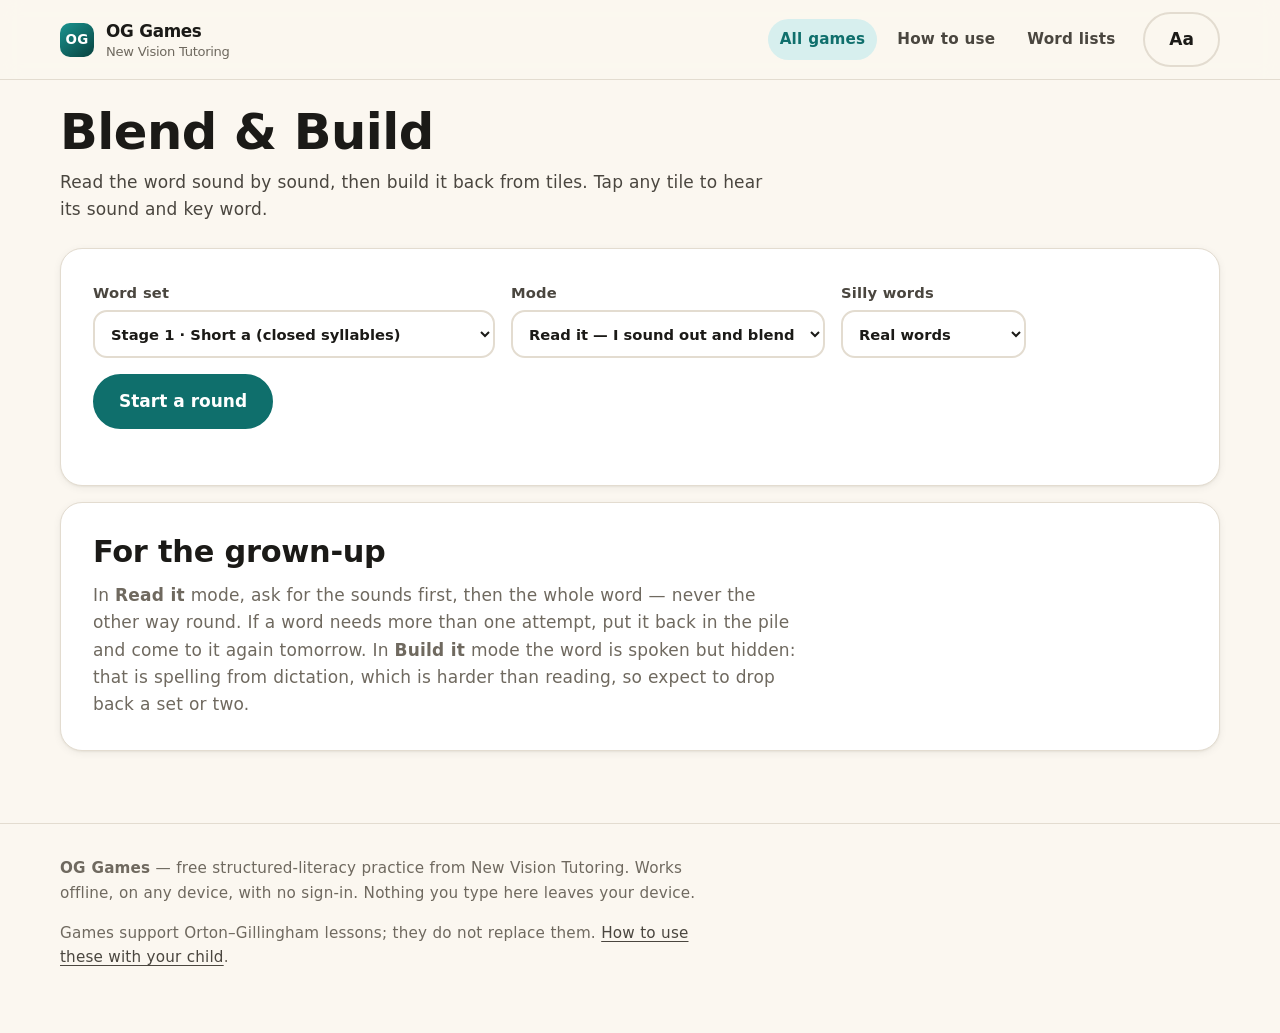
<file: og/blend.html>
<!DOCTYPE html>
<html lang="en">
<head>
<meta charset="utf-8">
<meta name="viewport" content="width=device-width, initial-scale=1">
<title>Blend &amp; Build — OG Games</title>
<meta name="description" content="Tap each sound, blend the word, then build it from letter tiles. Orton–Gillingham blending practice from short vowels to vowel teams.">
<meta name="theme-color" content="#0f6f6c">
<link rel="manifest" href="manifest.webmanifest">
<link rel="icon" href="icon.svg" type="image/svg+xml">
<link rel="stylesheet" href="assets/og.css">
<script src="assets/og.js"></script>
<script src="data/words.js"></script>
<style>
  .controls { display: flex; gap: var(--sp-4); flex-wrap: wrap; align-items: flex-end; margin-bottom: var(--sp-5); }
  .answer-row {
    display: flex; gap: 6px; justify-content: center; flex-wrap: wrap;
    min-height: clamp(64px, 14vw, 96px); padding: var(--sp-2);
    border: 2px dashed var(--line); border-radius: var(--r-md); margin-bottom: var(--sp-4);
    align-items: center;
  }
  .answer-row:empty::after { content: 'Build the word here'; color: var(--ink-3); font-size: .95rem; }
  .bank { display: flex; gap: 8px; justify-content: center; flex-wrap: wrap; margin-bottom: var(--sp-4); }
  .tile[data-used="true"] { opacity: .25; pointer-events: none; }
  .keyword { font-size: .95rem; color: var(--ink-3); text-align: center; min-height: 1.6em; }
  .summary-word { display: inline-block; padding: 4px 12px; border-radius: var(--r-full); background: var(--surface-2); margin: 3px; font-weight: 650; }
  .summary-word.miss { background: var(--coral-100); color: var(--coral-ink); }
</style>
</head>
<body>
<main id="main">
  <div class="wrap">
    <div class="game-head">
      <div>
        <h1>Blend &amp; Build</h1>
        <p>Read the word sound by sound, then build it back from tiles. Tap any tile to hear its sound and key word.</p>
      </div>
    </div>

    <div class="stage">
      <div class="controls no-print">
        <label class="field">
          <span>Word set</span>
          <select id="set-select"></select>
        </label>
        <label class="field">
          <span>Mode</span>
          <select id="mode-select">
            <option value="read">Read it — I sound out and blend</option>
            <option value="build">Build it — I hear it and spell it</option>
          </select>
        </label>
        <label class="field" id="nonsense-wrap">
          <span>Silly words</span>
          <select id="nonsense-select">
            <option value="off">Real words</option>
            <option value="on">Nonsense words</option>
          </select>
        </label>
        <button class="btn" type="button" id="start">Start a round</button>
      </div>

      <div id="play" hidden>
        <div class="scorebar">
          <div><span>Word</span> <strong id="pos">1</strong> <span>of 8</span></div>
          <div><span>Correct</span> <strong id="score">0</strong></div>
          <div style="flex:1;min-width:140px"><div class="progressbar"><i id="bar"></i></div></div>
        </div>

        <div class="word" id="word-row"></div>
        <p class="keyword" id="keyword"></p>

        <div id="build-ui" hidden>
          <div class="answer-row" id="answer" aria-label="Your answer"></div>
          <div class="bank" id="bank"></div>
        </div>

        <div class="btn-row" id="actions" style="justify-content:center"></div>
        <p class="feedback" id="feedback" role="status" aria-live="polite"></p>
      </div>

      <div id="done" hidden>
        <h2>Round finished</h2>
        <p id="done-line"></p>
        <div id="done-words"></div>
        <div class="btn-row" style="margin-top:var(--sp-4)">
          <button class="btn" type="button" id="again">Another round</button>
          <a class="btn btn--ghost" href="index.html">Back to all games</a>
        </div>
      </div>
    </div>

    <div class="stage no-print">
      <h2>For the grown-up</h2>
      <p class="muted" style="margin:0">In <strong>Read it</strong> mode, ask for the sounds first, then the whole
        word — never the other way round. If a word needs more than one attempt, put it back in the pile and come
        to it again tomorrow. In <strong>Build it</strong> mode the word is spoken but hidden: that is spelling
        from dictation, which is harder than reading, so expect to drop back a set or two.</p>
    </div>
  </div>
</main>

<script>
(function () {
  var D = window.OGDATA;
  var ROUND = 8;
  var setSelect = document.getElementById('set-select');
  var modeSelect = document.getElementById('mode-select');
  var nonsenseSelect = document.getElementById('nonsense-select');
  var nonsenseWrap = document.getElementById('nonsense-wrap');
  var play = document.getElementById('play');
  var done = document.getElementById('done');
  var wordRow = document.getElementById('word-row');
  var keyword = document.getElementById('keyword');
  var buildUI = document.getElementById('build-ui');
  var answerRow = document.getElementById('answer');
  var bank = document.getElementById('bank');
  var actions = document.getElementById('actions');
  var feedback = document.getElementById('feedback');

  var custom = OG.customList();
  var state = null;
  var controlsEl = document.querySelector('.controls');

  /* Let a player back out to the setup panel without reloading the page. */
  (function () {
    var bar = document.querySelector('.scorebar');
    if (!bar) return;
    bar.appendChild(OG.el('button', {
      class: 'btn btn--quiet no-print', type: 'button', text: 'Change setup',
      onclick: function () { controlsEl.hidden = false; play.hidden = true; done.hidden = true; }
    }));
  }());

  /* --- set list ---------------------------------------------------------- */
  if (custom && custom.length) {
    setSelect.appendChild(OG.el('option', { value: 'custom', text: 'Shared list (' + custom.length + ' words)' }));
  }
  D.SETS.forEach(function (s) {
    setSelect.appendChild(OG.el('option', { value: s.id, text: 'Stage ' + s.level + ' · ' + s.label }));
  });

  function currentSet() {
    if (setSelect.value === 'custom') {
      return { id: 'custom', label: 'Shared list', skill: 'custom',
               words: custom.map(function (w) { return { w: w, g: D.segment(w) }; }) };
    }
    return D.SETS.filter(function (s) { return s.id === setSelect.value; })[0];
  }

  function nonsenseAvailable() {
    var s = currentSet();
    return s && (s.skill === 'closed' || s.skill === 'digraphs');
  }
  function syncNonsense() {
    nonsenseWrap.style.display = nonsenseAvailable() ? '' : 'none';
    if (!nonsenseAvailable()) nonsenseSelect.value = 'off';
  }
  setSelect.addEventListener('change', syncNonsense);

  var ONSETS = ['b','c','d','f','g','h','j','l','m','n','p','r','s','t','v','z','sh','ch','th'];
  var CODAS  = ['b','d','f','g','k','l','m','n','p','s','t','ck','sh','ch','th'];
  var VOWELS = ['a','e','i','o','u'];
  function nonsenseWord() {
    var g = [OG.sample(ONSETS), OG.sample(VOWELS), OG.sample(CODAS)];
    return { w: g.join(''), g: g, nonsense: true };
  }

  /* --- tiles -------------------------------------------------------------- */
  function tileClass(g, silent) {
    var meta = D.GRAPHEMES[g];
    var cls = 'tile';
    if (silent) return cls + ' tile--static';
    if (!meta) return cls;
    if (meta.type === 'vowel' || meta.type === 'team') cls += ' tile--vowel';
    else if (meta.type === 'digraph' || meta.type === 'rcontrolled') cls += ' tile--digraph';
    return cls;
  }

  function makeTile(g, opts) {
    opts = opts || {};
    var meta = D.GRAPHEMES[g];
    var btn = OG.el('button', {
      class: tileClass(g, opts.silent), type: 'button', text: g,
      'aria-label': opts.silent ? 'silent e' : (meta ? g + ', as in ' + meta.key : g)
    });
    if (opts.silent) btn.style.opacity = '.55';
    btn.addEventListener('click', function () {
      if (opts.onclick) return opts.onclick(g, btn);
      OG.sayGrapheme(g, D.GRAPHEMES);
      keyword.textContent = meta ? '/' + g + '/ as in ' + meta.key : '';
    });
    return btn;
  }

  /* --- round -------------------------------------------------------------- */
  function startRound() {
    var set = currentSet();
    if (!set) return;
    var items;
    if (nonsenseSelect.value === 'on') {
      items = []; for (var i = 0; i < ROUND; i++) items.push(nonsenseWord());
    } else {
      items = OG.shuffle(set.words).slice(0, ROUND);
      while (items.length < ROUND && set.words.length) items = items.concat(OG.shuffle(set.words).slice(0, ROUND - items.length));
    }
    state = { set: set, items: items, i: 0, correct: 0, missed: [], mode: modeSelect.value, tries: 0 };
    play.hidden = false; done.hidden = true; controlsEl.hidden = true;
    showItem();
  }

  function showItem() {
    var item = state.items[state.i];
    state.tries = 0;
    feedback.textContent = ''; feedback.removeAttribute('data-state');
    keyword.textContent = '';
    document.getElementById('pos').textContent = String(state.i + 1);
    document.getElementById('score').textContent = String(state.correct);
    document.getElementById('bar').style.width = Math.round((state.i / ROUND) * 100) + '%';
    wordRow.innerHTML = ''; bank.innerHTML = ''; answerRow.innerHTML = ''; actions.innerHTML = '';

    if (state.mode === 'read') { renderRead(item); } else { renderBuild(item); }
  }

  function renderRead(item) {
    buildUI.hidden = true;
    item.g.forEach(function (g, idx) {
      wordRow.appendChild(makeTile(g, { silent: item.silent && item.silent.indexOf(idx) !== -1 }));
    });
    actions.appendChild(OG.el('button', {
      class: 'btn btn--ghost', type: 'button', text: 'Sound it out',
      onclick: function () { OG.sayBlend(item.g.filter(function (g, i) { return !(item.silent && item.silent.indexOf(i) !== -1); }), item.w, D.GRAPHEMES); }
    }));
    actions.appendChild(OG.el('button', {
      class: 'btn btn--ghost', type: 'button', text: 'Say the word',
      onclick: function () { OG.say(item.w, { rate: 0.75 }); }
    }));
    actions.appendChild(OG.el('button', {
      class: 'btn', type: 'button', text: 'I read it ✓',
      onclick: function () { mark(true, 'Nice reading.'); }
    }));
    actions.appendChild(OG.el('button', {
      class: 'btn btn--ghost', type: 'button', text: 'Needed help',
      onclick: function () { mark(false, 'No problem — we will come back to “' + item.w + '”.'); }
    }));
  }

  function renderBuild(item) {
    buildUI.hidden = false;
    var placed = [];
    var distractors = OG.shuffle(['b','m','t','s','p','n','sh','ch','a','i','o','e','u','ck','th'])
      .filter(function (g) { return item.g.indexOf(g) === -1; }).slice(0, 3);
    var bankTiles = OG.shuffle(item.g.concat(distractors));

    function refresh() {
      answerRow.innerHTML = '';
      placed.forEach(function (entry, idx) {
        var t = makeTile(entry.g, { onclick: function () {
          entry.source.setAttribute('data-used', 'false');
          placed.splice(idx, 1); refresh();
        } });
        t.setAttribute('aria-label', 'Remove ' + entry.g);
        answerRow.appendChild(t);
      });
    }

    bankTiles.forEach(function (g) {
      var t = makeTile(g, { onclick: function (gg, btn) {
        if (btn.getAttribute('data-used') === 'true') return;
        btn.setAttribute('data-used', 'true');
        placed.push({ g: gg, source: btn });
        OG.sayGrapheme(gg, D.GRAPHEMES);
        refresh();
      } });
      bank.appendChild(t);
    });

    actions.appendChild(OG.el('button', {
      class: 'btn btn--ghost', type: 'button', text: '🔊 Hear the word',
      onclick: function () { OG.say(item.w, { rate: 0.7 }); }
    }));
    actions.appendChild(OG.el('button', {
      class: 'btn btn--ghost', type: 'button', text: 'Hear the sounds',
      onclick: function () { OG.sayBlend(item.g.filter(function (g, i) { return !(item.silent && item.silent.indexOf(i) !== -1); }), item.w, D.GRAPHEMES); }
    }));
    actions.appendChild(OG.el('button', {
      class: 'btn', type: 'button', text: 'Check',
      onclick: function () {
        var attempt = placed.map(function (p) { return p.g; }).join('');
        if (attempt === item.w) { mark(true, '“' + item.w + '” — spelled it.'); return; }
        state.tries++;
        if (state.tries === 1) {
          feedback.textContent = 'Not yet. Say the word slowly and listen for each sound.';
          feedback.setAttribute('data-state', 'try');
          answerRow.classList.add('nudge');
          setTimeout(function () { answerRow.classList.remove('nudge'); }, 320);
          OG.say(item.w, { rate: 0.6 });
        } else {
          feedback.textContent = 'The word is “' + item.w + '”. Look at it, then we will try it again later.';
          feedback.setAttribute('data-state', 'try');
          mark(false, null, 900);
        }
      }
    }));
    keyword.textContent = 'Listen, then build the word with the tiles.';
    // Say the target once the item appears — this is dictation, after all.
    OG.say(item.w, { rate: 0.7 });
    refresh();
  }

  function mark(ok, message, delay) {
    if (ok) { state.correct++; feedback.setAttribute('data-state', 'ok'); }
    else { state.missed.push(state.items[state.i].w); }
    if (message) { feedback.textContent = message; }
    OG.announce(message || (ok ? 'Correct' : 'Try again later'));
    setTimeout(next, delay || 700);
  }

  function next() {
    state.i++;
    if (state.i >= state.items.length) return finish();
    showItem();
  }

  function finish() {
    play.hidden = true; done.hidden = false; controlsEl.hidden = false;
    document.getElementById('bar').style.width = '100%';
    OG.progress.record('blend', state.correct, state.items.length);
    document.getElementById('done-line').textContent =
      state.correct + ' out of ' + state.items.length + ' first time. ' +
      (state.missed.length ? 'Worth another look:' : 'Every word — try the next set up.');
    var box = document.getElementById('done-words');
    box.innerHTML = '';
    state.items.forEach(function (it) {
      box.appendChild(OG.el('span', {
        class: 'summary-word' + (state.missed.indexOf(it.w) !== -1 ? ' miss' : ''), text: it.w
      }));
    });
  }

  document.getElementById('start').addEventListener('click', startRound);
  document.getElementById('again').addEventListener('click', startRound);
  syncNonsense();
  OG.shell({ active: 'index.html' });
}());
</script>
</body>
</html>
</file>
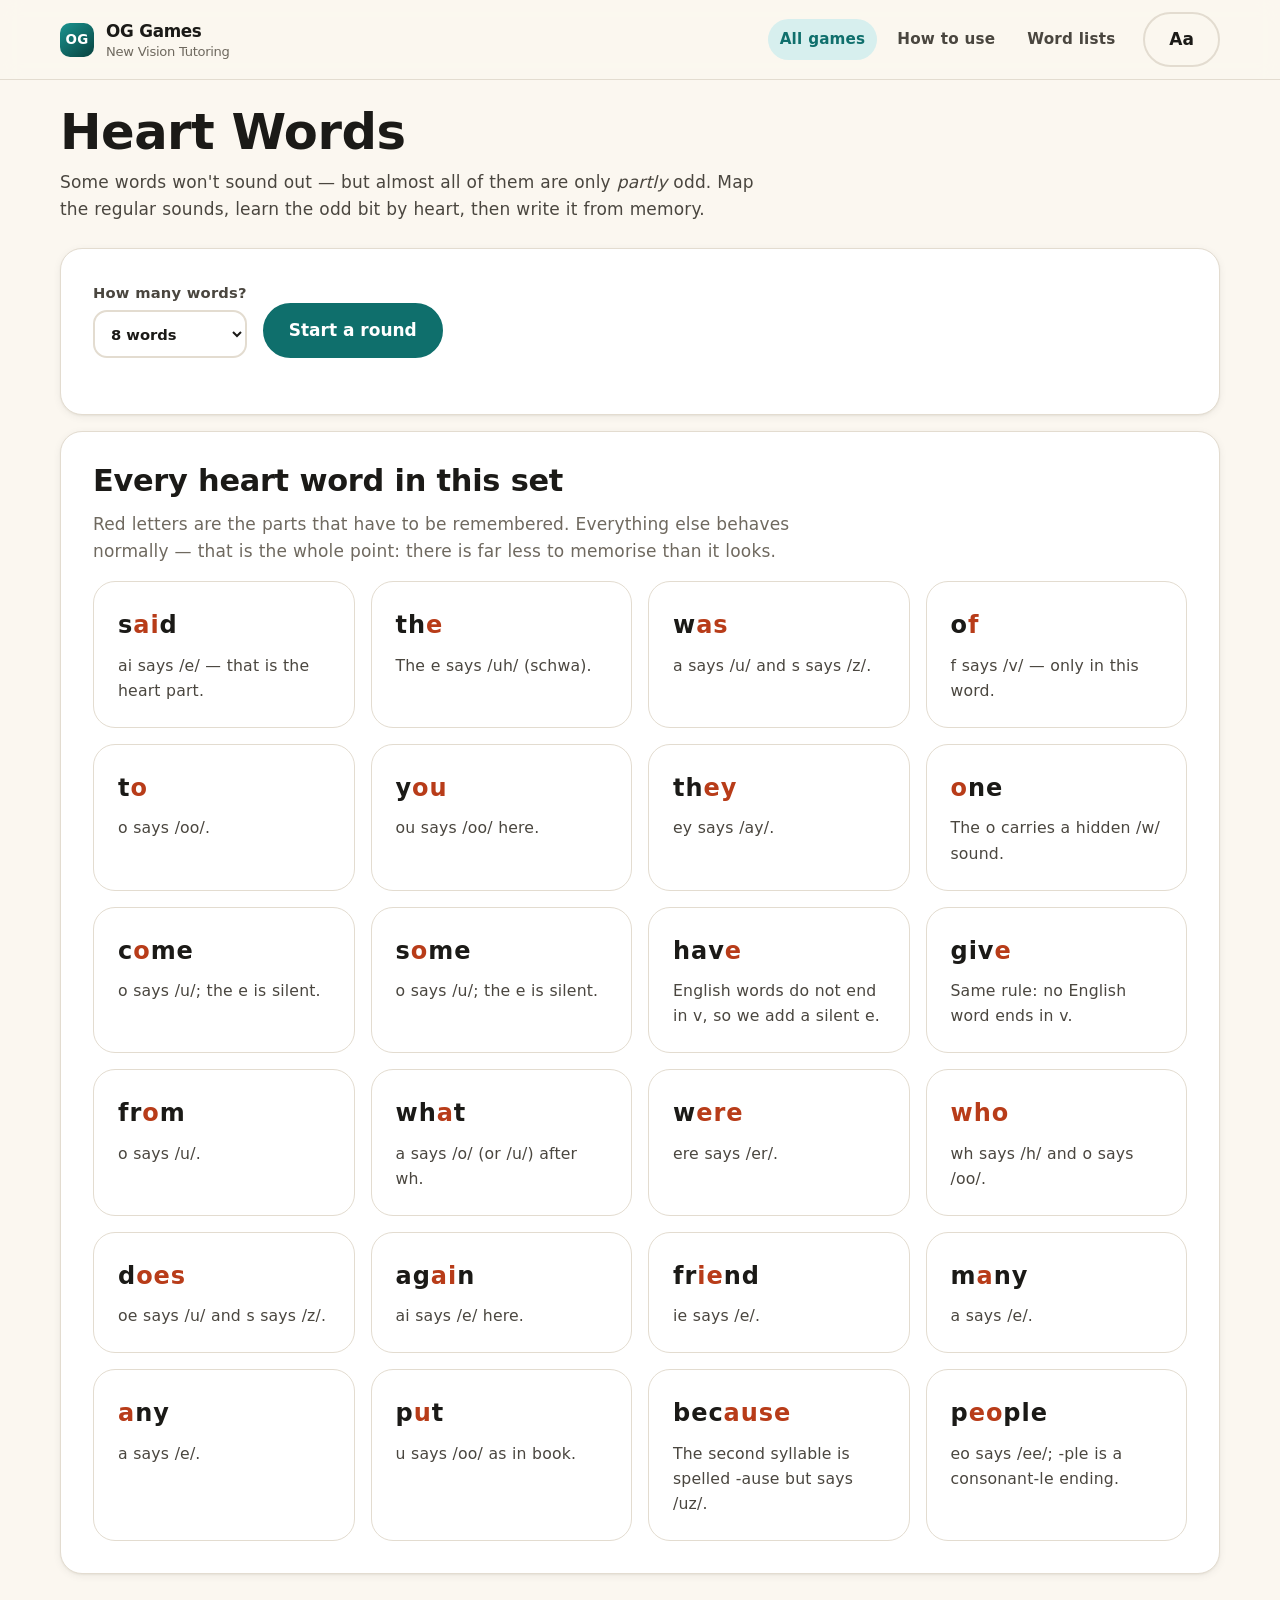
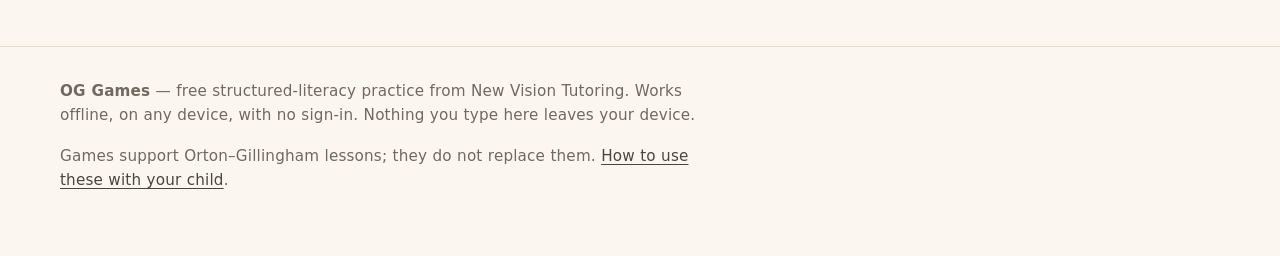
<file: og/heart-words.html>
<!DOCTYPE html>
<html lang="en">
<head>
<meta charset="utf-8">
<meta name="viewport" content="width=device-width, initial-scale=1">
<title>Heart Words — OG Games</title>
<meta name="description" content="Learn high-frequency irregular words the structured-literacy way: map the regular sounds, mark the part you must know by heart, then write it from memory.">
<meta name="theme-color" content="#0f6f6c">
<link rel="manifest" href="manifest.webmanifest">
<link rel="icon" href="icon.svg" type="image/svg+xml">
<link rel="stylesheet" href="assets/og.css">
<script src="assets/og.js"></script>
<script src="data/words.js"></script>
<style>
  .controls { display: flex; gap: var(--sp-4); flex-wrap: wrap; align-items: flex-end; margin-bottom: var(--sp-5); }
  .letters { display: flex; gap: 8px; justify-content: center; flex-wrap: wrap; margin: var(--sp-5) 0 var(--sp-3); }
  .lbox {
    font: inherit; font-weight: 750; cursor: pointer;
    font-size: clamp(1.9rem, 7vw, 3rem); min-width: clamp(48px, 12vw, 76px);
    padding: clamp(8px, 2vw, 16px) 0;
    background: var(--surface-2); color: var(--ink);
    border: 2px solid var(--line); border-radius: var(--r-md);
  }
  .lbox[aria-pressed="true"] { background: var(--coral-100); border-color: var(--coral-ink); color: var(--coral-ink); }
  .lbox[data-reveal="heart"] { background: var(--coral-100); border-color: var(--coral-ink); color: var(--coral-ink); }
  .lbox[disabled] { cursor: default; }
  .heart-mark { display: block; font-size: .9rem; line-height: 1; margin-top: 2px; }
  .write-row { display: flex; gap: var(--sp-3); justify-content: center; flex-wrap: wrap; align-items: center; margin: var(--sp-4) 0; }
  .write-row input {
    font-size: clamp(1.5rem, 5vw, 2.2rem); text-align: center; font-weight: 700;
    letter-spacing: .12em; width: min(340px, 80vw);
  }
  .masked { filter: blur(9px); user-select: none; }
  .wordlist { display: flex; flex-wrap: wrap; gap: 6px; }
  .wordlist span { padding: 4px 12px; border-radius: var(--r-full); background: var(--surface-2); font-weight: 650; }
  .wordlist span.miss { background: var(--coral-100); color: var(--coral-ink); }
</style>
</head>
<body>
<main id="main">
  <div class="wrap">
    <div class="game-head">
      <div>
        <h1>Heart Words</h1>
        <p>Some words won't sound out — but almost all of them are only <em>partly</em> odd.
           Map the regular sounds, learn the odd bit by heart, then write it from memory.</p>
      </div>
    </div>

    <div class="stage">
      <div class="controls no-print">
        <label class="field">
          <span>How many words?</span>
          <select id="count-select">
            <option value="5">5 words</option>
            <option value="8" selected>8 words</option>
            <option value="12">12 words</option>
          </select>
        </label>
        <button class="btn" type="button" id="start">Start a round</button>
      </div>

      <div id="play" hidden>
        <div class="scorebar">
          <div><span>Word</span> <strong id="pos">1</strong> <span>of <span id="total">8</span></span></div>
          <div><span>Written correctly</span> <strong id="score">0</strong></div>
          <div style="flex:1;min-width:140px"><div class="progressbar"><i id="bar"></i></div></div>
        </div>

        <p id="instruction" style="text-align:center;font-weight:650;margin:0"></p>
        <div class="letters" id="letters"></div>

        <div id="write-ui" hidden>
          <div class="write-row">
            <label class="sr-only" for="typed">Type the word from memory</label>
            <input class="input" type="text" id="typed" autocomplete="off" autocapitalize="none"
                   autocorrect="off" spellcheck="false" inputmode="text">
            <button class="btn" type="button" id="check-typed">Check</button>
          </div>
        </div>

        <div class="btn-row" id="actions" style="justify-content:center"></div>
        <p class="feedback" id="feedback" role="status" aria-live="polite"></p>
        <div class="note" id="explain" hidden></div>
      </div>

      <div id="done" hidden>
        <h2>Round finished</h2>
        <p id="done-line"></p>
        <div class="wordlist" id="done-words"></div>
        <div class="note" style="margin-top:var(--sp-4)"><strong>Tomorrow</strong>
          Re-run the same words once. A word is learned when it comes back correctly on a different day,
          not when it comes back correctly twice in a row today.</div>
        <div class="btn-row" style="margin-top:var(--sp-4)">
          <button class="btn" type="button" id="again">Another round</button>
          <a class="btn btn--ghost" href="index.html">All games</a>
        </div>
      </div>
    </div>

    <div class="stage no-print">
      <h2>Every heart word in this set</h2>
      <p class="muted">Red letters are the parts that have to be remembered. Everything else behaves normally —
         that is the whole point: there is far less to memorise than it looks.</p>
      <div class="grid grid--three" id="all-words"></div>
    </div>
  </div>
</main>

<script>
(function () {
  var D = window.OGDATA;
  var lettersEl = document.getElementById('letters');
  var actions = document.getElementById('actions');
  var feedback = document.getElementById('feedback');
  var explain = document.getElementById('explain');
  var instruction = document.getElementById('instruction');
  var writeUI = document.getElementById('write-ui');
  var typed = document.getElementById('typed');
  var play = document.getElementById('play');
  var done = document.getElementById('done');
  var state = null;
  var controlsEl = document.querySelector('.controls');

  /* Let a player back out to the setup panel without reloading the page. */
  (function () {
    var bar = document.querySelector('.scorebar');
    if (!bar) return;
    bar.appendChild(OG.el('button', {
      class: 'btn btn--quiet no-print', type: 'button', text: 'Change setup',
      onclick: function () { controlsEl.hidden = false; play.hidden = true; done.hidden = true; }
    }));
  }());

  /* Reference wall of every word in the set */
  D.HEART.forEach(function (item) {
    var word = OG.el('div', { style: 'font-size:1.5rem;font-weight:750;letter-spacing:.04em' },
      item.w.split('').map(function (ch, i) {
        return OG.el('span', {
          text: ch,
          style: item.heart.indexOf(i) !== -1 ? 'color:var(--coral-ink)' : ''
        });
      }));
    document.getElementById('all-words').appendChild(
      OG.el('div', { class: 'card', style: 'box-shadow:none;gap:var(--sp-2)' }, [
        word, OG.el('p', { class: 'card__stat', text: item.note })
      ]));
  });

  function start() {
    var n = parseInt(document.getElementById('count-select').value, 10);
    state = { items: OG.shuffle(D.HEART).slice(0, n), i: 0, correct: 0, missed: [] };
    document.getElementById('total').textContent = String(state.items.length);
    play.hidden = false; done.hidden = true; controlsEl.hidden = true;
    showItem();
  }

  function showItem() {
    var item = state.items[state.i];
    state.phase = 'map'; state.marked = []; state.slips = 0;
    feedback.textContent = ''; feedback.removeAttribute('data-state');
    explain.hidden = true; writeUI.hidden = true; typed.value = '';
    document.getElementById('pos').textContent = String(state.i + 1);
    document.getElementById('score').textContent = String(state.correct);
    document.getElementById('bar').style.width = Math.round((state.i / state.items.length) * 100) + '%';
    instruction.textContent = 'Which letters do not behave? Tap the heart part.';
    renderLetters();
    renderActions();
    OG.say(item.w, { rate: 0.75 });
    OG.announce('Word: ' + item.w);
  }

  function renderLetters(opts) {
    opts = opts || {};
    var item = state.items[state.i];
    lettersEl.innerHTML = '';
    lettersEl.classList.toggle('masked', !!opts.masked);
    item.w.split('').forEach(function (ch, idx) {
      var isHeart = item.heart.indexOf(idx) !== -1;
      var marked = state.marked.indexOf(idx) !== -1;
      var btn = OG.el('button', {
        class: 'lbox', type: 'button',
        disabled: state.phase !== 'map',
        'aria-pressed': String(marked),
        'data-reveal': opts.reveal && isHeart ? 'heart' : null,
        'aria-label': ch + (opts.reveal && isHeart ? ', heart part' : ''),
        onclick: function () {
          var at = state.marked.indexOf(idx);
          if (at === -1) state.marked.push(idx); else state.marked.splice(at, 1);
          renderLetters(opts);
        }
      }, [document.createTextNode(ch)]);
      if (opts.reveal && isHeart) {
        btn.appendChild(OG.el('span', { class: 'heart-mark', text: '♥', 'aria-hidden': 'true' }));
      }
      lettersEl.appendChild(btn);
    });
  }

  function renderActions() {
    actions.innerHTML = '';
    var item = state.items[state.i];
    actions.appendChild(OG.el('button', {
      class: 'btn btn--ghost', type: 'button', text: '🔊 Hear it',
      onclick: function () { OG.say(item.w, { rate: 0.75 }); }
    }));
    if (state.phase === 'map') {
      actions.appendChild(OG.el('button', { class: 'btn', type: 'button', text: 'Check the heart part', onclick: checkMap }));
    }
  }

  function checkMap() {
    var item = state.items[state.i];
    var got = state.marked.slice().sort(function (a, b) { return a - b; });
    var want = item.heart.slice().sort(function (a, b) { return a - b; });
    if (got.join(',') === want.join(',')) {
      feedback.textContent = 'That is the heart part.';
      feedback.setAttribute('data-state', 'ok');
      toWritePhase();
    } else {
      state.slips++;
      if (state.slips >= 2) {
        feedback.textContent = 'Here it is — the red letters are the part to remember.';
        feedback.setAttribute('data-state', 'try');
        toWritePhase();
      } else {
        feedback.textContent = 'Not quite. Say the word slowly: which letters do not make the sound you expect?';
        feedback.setAttribute('data-state', 'try');
      }
    }
  }

  function toWritePhase() {
    var item = state.items[state.i];
    state.phase = 'look';
    renderLetters({ reveal: true });
    renderActions();
    explain.hidden = false;
    explain.innerHTML = '<strong>' + item.w + '</strong>' + item.note;
    instruction.textContent = 'Look at it. Say it. Spell it out loud.';
    actions.innerHTML = '';
    actions.appendChild(OG.el('button', {
      class: 'btn btn--ghost', type: 'button', text: '🔊 Hear it',
      onclick: function () { OG.say(item.w, { rate: 0.75 }); }
    }));
    actions.appendChild(OG.el('button', {
      class: 'btn', type: 'button', text: 'Cover it and write it',
      onclick: function () {
        state.phase = 'write';
        renderLetters({ masked: true, reveal: true });
        instruction.textContent = 'Now write it from memory.';
        writeUI.hidden = false;
        actions.innerHTML = '';
        typed.focus();
      }
    }));
  }

  function checkTyped() {
    if (state.phase !== 'write') return;
    var item = state.items[state.i];
    var attempt = typed.value.trim().toLowerCase();
    if (!attempt) return;
    if (attempt === item.w) {
      state.correct++;
      feedback.textContent = 'Correct — ' + item.w + '.';
      feedback.setAttribute('data-state', 'ok');
      renderLetters({ reveal: true });
      setTimeout(next, 900);
    } else {
      state.missed.push(item.w);
      feedback.textContent = 'You wrote “' + attempt + '”. The word is “' + item.w + '” — look at the red letters again.';
      feedback.setAttribute('data-state', 'try');
      renderLetters({ reveal: true });
      setTimeout(next, 2200);
    }
    state.phase = 'shown';
  }

  function next() {
    state.i++;
    if (state.i >= state.items.length) return finish();
    showItem();
  }

  function finish() {
    play.hidden = true; done.hidden = false; controlsEl.hidden = false;
    document.getElementById('bar').style.width = '100%';
    OG.progress.record('heart-words', state.correct, state.items.length);
    document.getElementById('done-line').textContent =
      state.correct + ' of ' + state.items.length + ' written correctly from memory.';
    var box = document.getElementById('done-words');
    box.innerHTML = '';
    state.items.forEach(function (item) {
      box.appendChild(OG.el('span', {
        text: item.w, class: state.missed.indexOf(item.w) !== -1 ? 'miss' : ''
      }));
    });
  }

  document.getElementById('start').addEventListener('click', start);
  document.getElementById('again').addEventListener('click', start);
  document.getElementById('check-typed').addEventListener('click', checkTyped);
  typed.addEventListener('keydown', function (e) { if (e.key === 'Enter') checkTyped(); });

  OG.shell({ active: 'index.html' });
}());
</script>
</body>
</html>
</file>
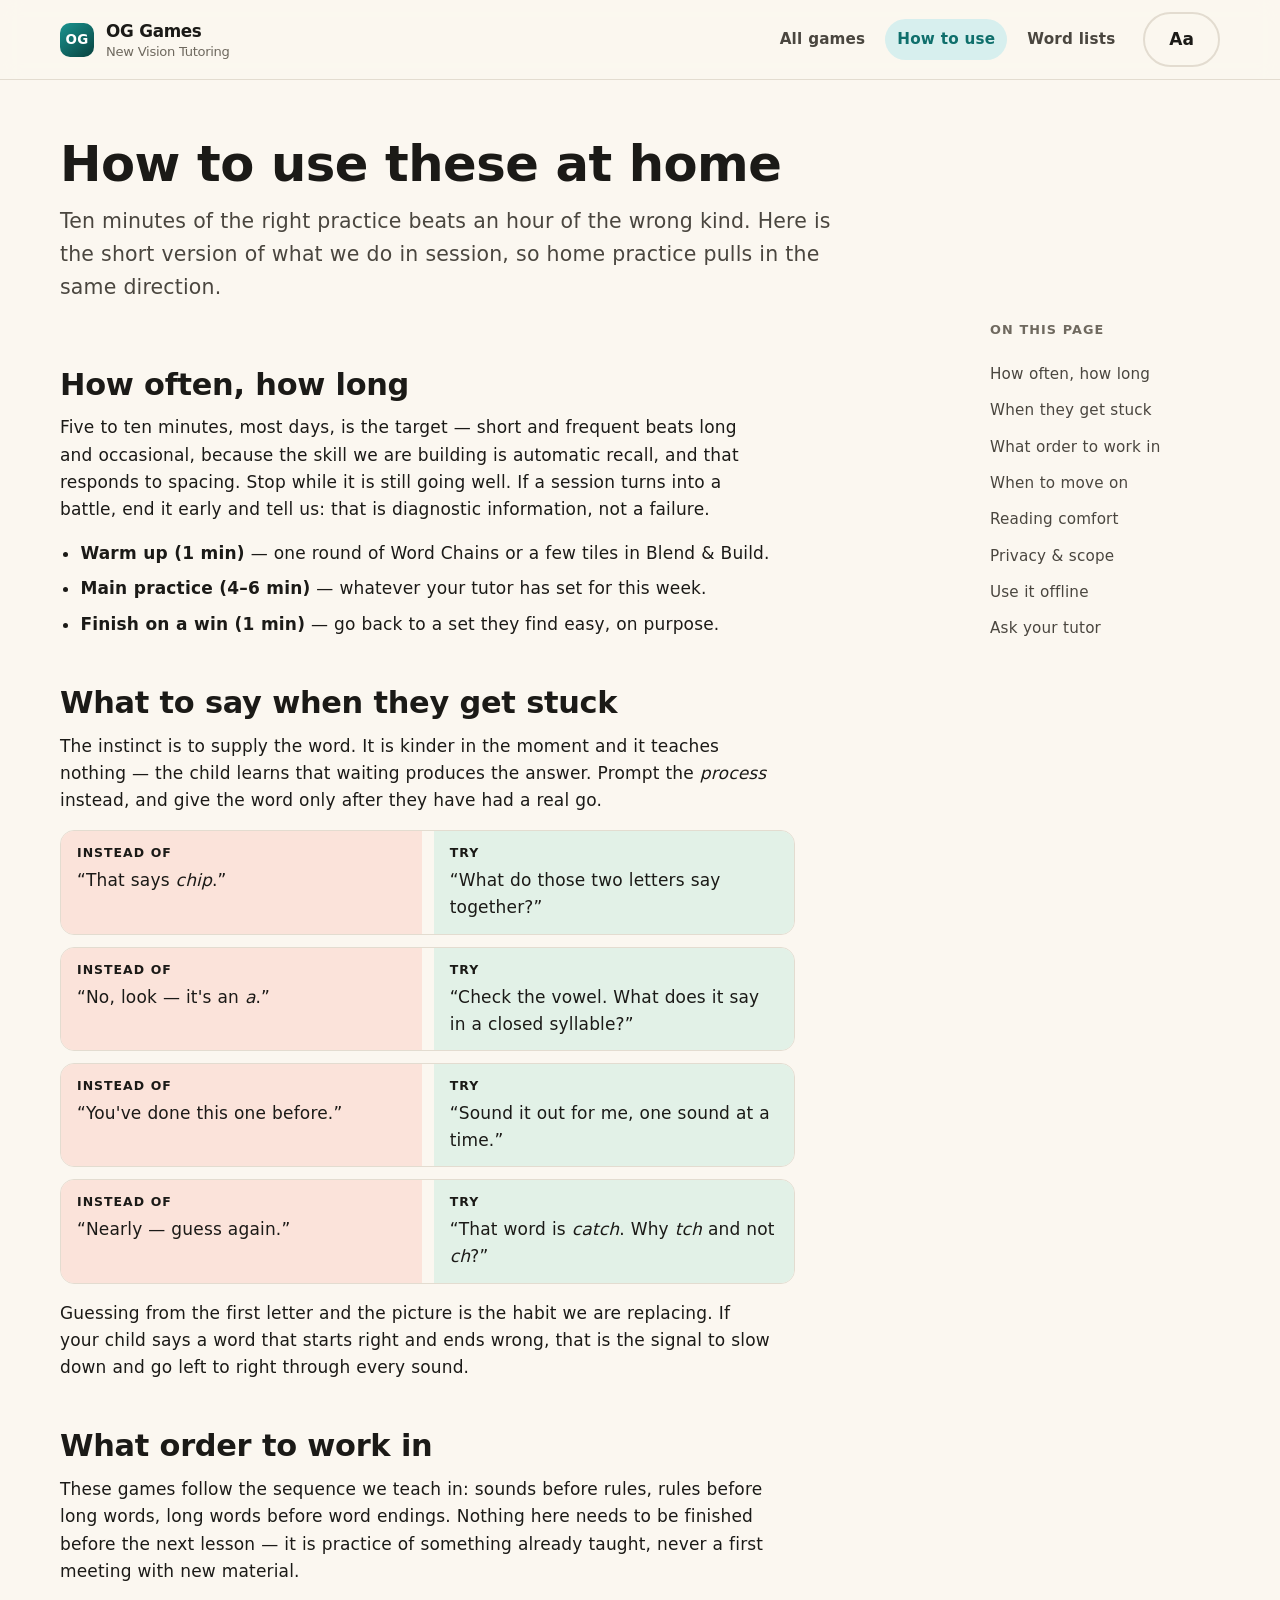
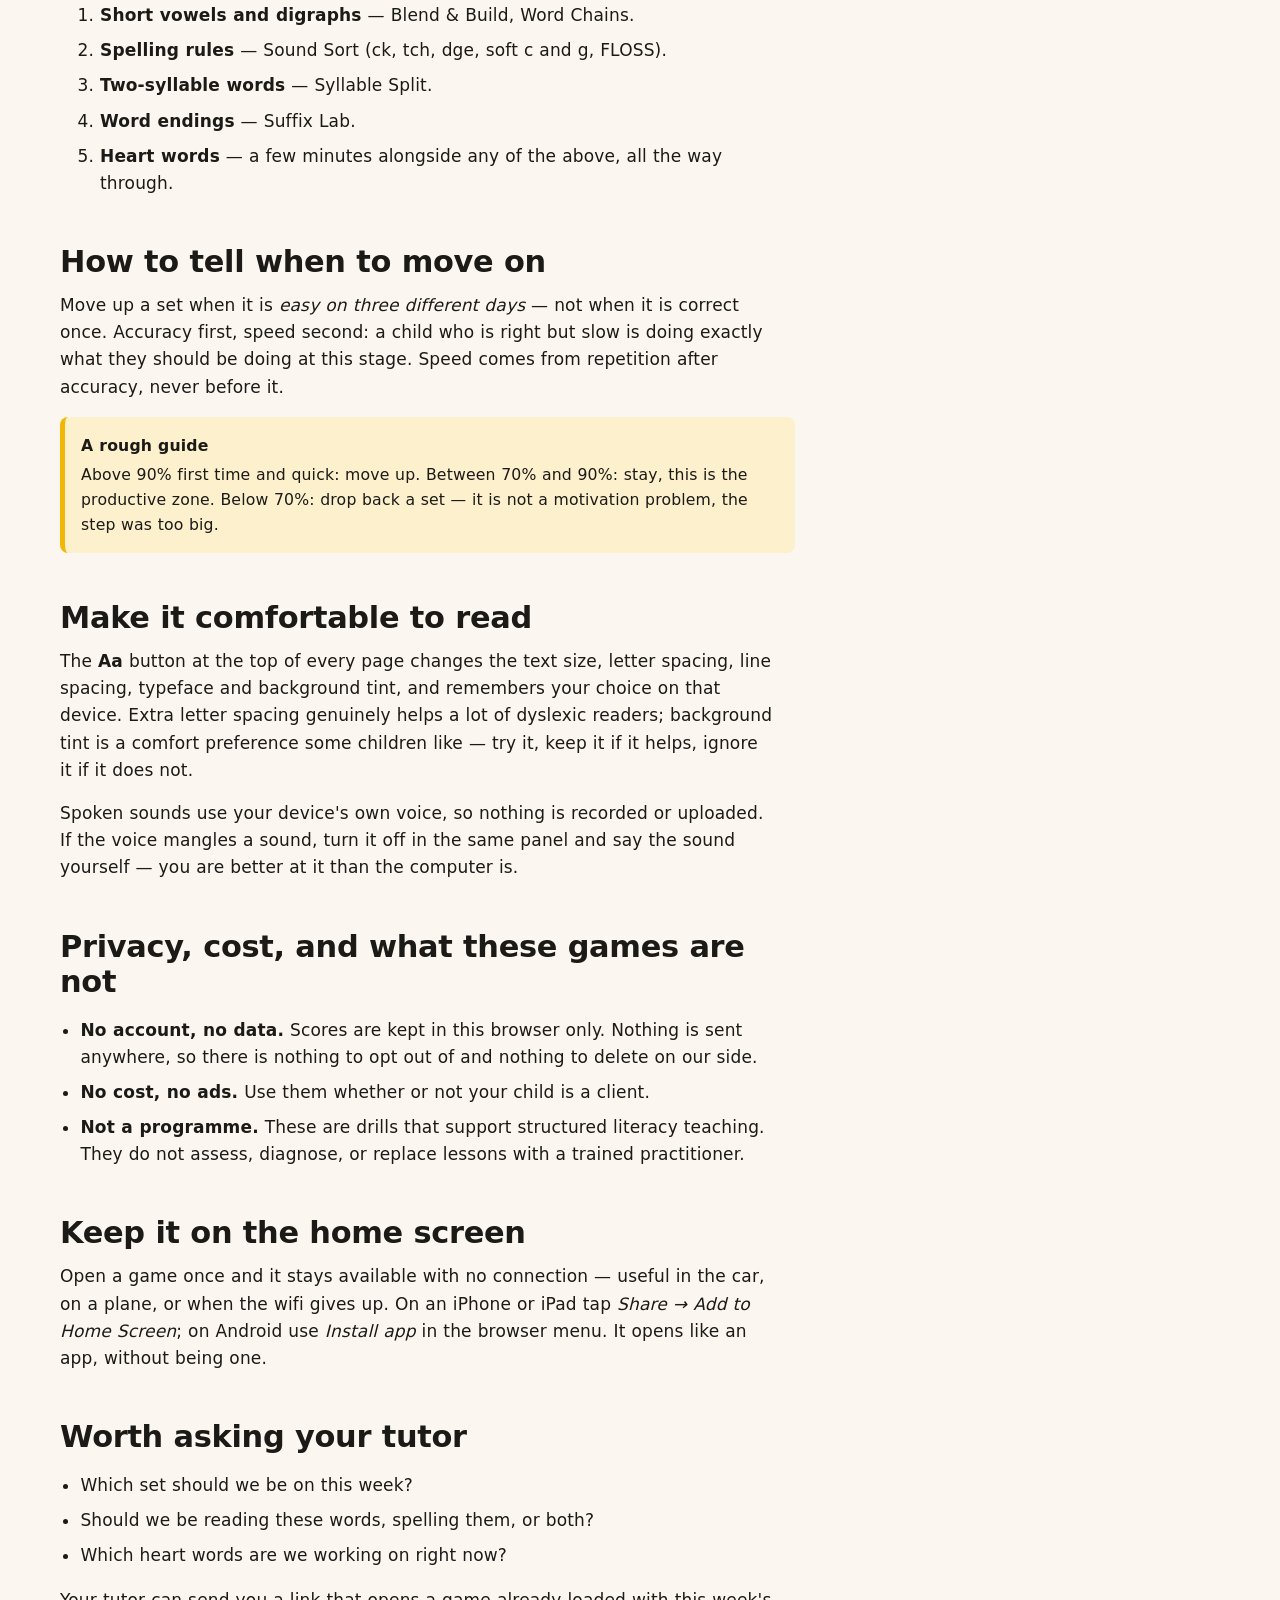
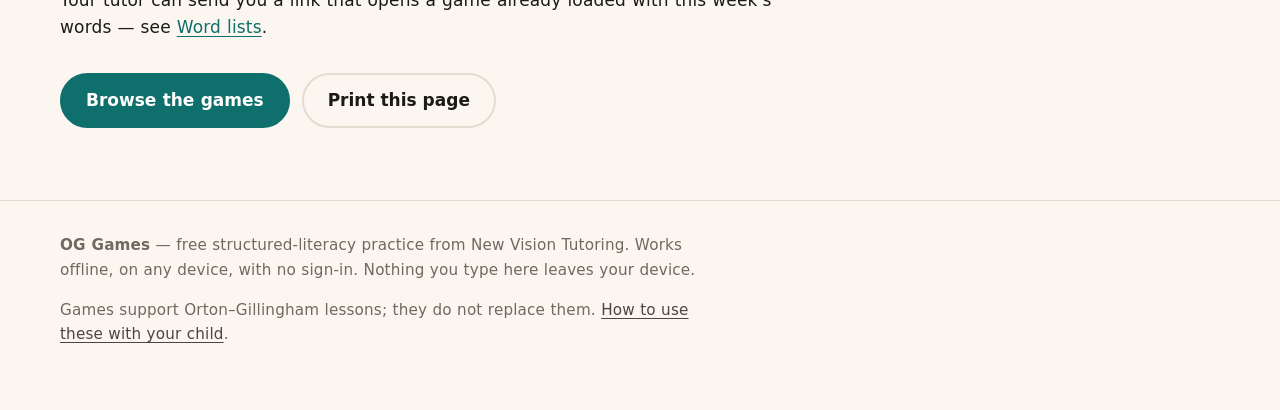
<file: og/how-to-use.html>
<!DOCTYPE html>
<html lang="en">
<head>
<meta charset="utf-8">
<meta name="viewport" content="width=device-width, initial-scale=1">
<title>How to use these at home — OG Games</title>
<meta name="description" content="Five minutes a day, what to say when your child gets stuck, and how to tell when to move on. A short guide for parents using Orton–Gillingham practice games.">
<meta name="theme-color" content="#0f6f6c">
<link rel="manifest" href="manifest.webmanifest">
<link rel="icon" href="icon.svg" type="image/svg+xml">
<link rel="stylesheet" href="assets/og.css">
<script src="assets/og.js"></script>
<style>
  .lead { font-size: clamp(1.05rem, 1rem + .5vw, 1.28rem); color: var(--ink-2); max-width: 60ch; }
  .prose { max-width: 68ch; }
  .prose h2 { margin-top: var(--sp-7); }
  .prose ul { padding-left: 1.2em; }
  .prose li { margin-bottom: var(--sp-2); max-width: var(--measure); }
  .script { display: grid; gap: var(--sp-3); }
  .script .row {
    display: grid; grid-template-columns: minmax(0,1fr) minmax(0,1fr); gap: var(--sp-3);
    border: 1px solid var(--line); border-radius: var(--r-md); overflow: hidden;
  }
  .script .row > div { padding: var(--sp-3) var(--sp-4); }
  .script .row > div:first-child { background: var(--coral-100); }
  .script .row > div:last-child { background: var(--ok-bg); }
  .script strong { display: block; font-size: .78rem; text-transform: uppercase; letter-spacing: .08em; margin-bottom: 4px; }
  @media (max-width: 620px) { .script .row { grid-template-columns: 1fr; gap: 0; } }
  .toc { position: sticky; top: 90px; align-self: start; }
  .toc a { display: block; padding: 6px 0; text-decoration: none; color: var(--ink-2); font-size: .95rem; }
  .toc a:hover { color: var(--brand-700); }
  .layout { display: grid; gap: var(--sp-6); grid-template-columns: minmax(0, 1fr) 230px; }
  @media (max-width: 900px) { .layout { grid-template-columns: 1fr; } .toc { display: none; } }
</style>
</head>
<body>
<main id="main">
  <div class="wrap">
    <h1 style="margin-top:var(--sp-6)">How to use these at home</h1>
    <p class="lead">Ten minutes of the right practice beats an hour of the wrong kind. Here is the
      short version of what we do in session, so home practice pulls in the same direction.</p>

    <div class="layout">
      <div class="prose">

        <h2 id="often">How often, how long</h2>
        <p>Five to ten minutes, most days, is the target — short and frequent beats long and occasional,
          because the skill we are building is automatic recall, and that responds to spacing.
          Stop while it is still going well. If a session turns into a battle, end it early and tell
          us: that is diagnostic information, not a failure.</p>
        <ul>
          <li><strong>Warm up (1 min)</strong> — one round of Word Chains or a few tiles in Blend &amp; Build.</li>
          <li><strong>Main practice (4–6 min)</strong> — whatever your tutor has set for this week.</li>
          <li><strong>Finish on a win (1 min)</strong> — go back to a set they find easy, on purpose.</li>
        </ul>

        <h2 id="stuck">What to say when they get stuck</h2>
        <p>The instinct is to supply the word. It is kinder in the moment and it teaches nothing —
          the child learns that waiting produces the answer. Prompt the <em>process</em> instead,
          and give the word only after they have had a real go.</p>
        <div class="script">
          <div class="row">
            <div><strong>Instead of</strong>“That says <em>chip</em>.”</div>
            <div><strong>Try</strong>“What do those two letters say together?”</div>
          </div>
          <div class="row">
            <div><strong>Instead of</strong>“No, look — it's an <em>a</em>.”</div>
            <div><strong>Try</strong>“Check the vowel. What does it say in a closed syllable?”</div>
          </div>
          <div class="row">
            <div><strong>Instead of</strong>“You've done this one before.”</div>
            <div><strong>Try</strong>“Sound it out for me, one sound at a time.”</div>
          </div>
          <div class="row">
            <div><strong>Instead of</strong>“Nearly — guess again.”</div>
            <div><strong>Try</strong>“That word is <em>catch</em>. Why <em>tch</em> and not <em>ch</em>?”</div>
          </div>
        </div>
        <p style="margin-top:var(--sp-4)">Guessing from the first letter and the picture is the habit we are
          replacing. If your child says a word that starts right and ends wrong, that is the signal to slow down
          and go left to right through every sound.</p>

        <h2 id="order">What order to work in</h2>
        <p>These games follow the sequence we teach in: sounds before rules, rules before long words,
          long words before word endings. Nothing here needs to be finished before the next lesson —
          it is practice of something already taught, never a first meeting with new material.</p>
        <ol>
          <li><strong>Short vowels and digraphs</strong> — Blend &amp; Build, Word Chains.</li>
          <li><strong>Spelling rules</strong> — Sound Sort (ck, tch, dge, soft c and g, FLOSS).</li>
          <li><strong>Two-syllable words</strong> — Syllable Split.</li>
          <li><strong>Word endings</strong> — Suffix Lab.</li>
          <li><strong>Heart words</strong> — a few minutes alongside any of the above, all the way through.</li>
        </ol>

        <h2 id="move-on">How to tell when to move on</h2>
        <p>Move up a set when it is <em>easy on three different days</em> — not when it is correct once.
          Accuracy first, speed second: a child who is right but slow is doing exactly what they should
          be doing at this stage. Speed comes from repetition after accuracy, never before it.</p>
        <div class="note"><strong>A rough guide</strong>
          Above 90% first time and quick: move up. Between 70% and 90%: stay, this is the productive zone.
          Below 70%: drop back a set — it is not a motivation problem, the step was too big.</div>

        <h2 id="access">Make it comfortable to read</h2>
        <p>The <strong>Aa</strong> button at the top of every page changes the text size, letter spacing,
          line spacing, typeface and background tint, and remembers your choice on that device.
          Extra letter spacing genuinely helps a lot of dyslexic readers; background tint is a comfort
          preference some children like — try it, keep it if it helps, ignore it if it does not.</p>
        <p>Spoken sounds use your device's own voice, so nothing is recorded or uploaded. If the voice
          mangles a sound, turn it off in the same panel and say the sound yourself — you are better at it
          than the computer is.</p>

        <h2 id="privacy">Privacy, cost, and what these games are not</h2>
        <ul>
          <li><strong>No account, no data.</strong> Scores are kept in this browser only. Nothing is sent
            anywhere, so there is nothing to opt out of and nothing to delete on our side.</li>
          <li><strong>No cost, no ads.</strong> Use them whether or not your child is a client.</li>
          <li><strong>Not a programme.</strong> These are drills that support structured literacy teaching.
            They do not assess, diagnose, or replace lessons with a trained practitioner.</li>
        </ul>

        <h2 id="offline">Keep it on the home screen</h2>
        <p>Open a game once and it stays available with no connection — useful in the car, on a plane,
          or when the wifi gives up. On an iPhone or iPad tap <em>Share → Add to Home Screen</em>;
          on Android use <em>Install app</em> in the browser menu. It opens like an app, without being one.</p>

        <h2 id="ask">Worth asking your tutor</h2>
        <ul>
          <li>Which set should we be on this week?</li>
          <li>Should we be reading these words, spelling them, or both?</li>
          <li>Which heart words are we working on right now?</li>
        </ul>
        <p>Your tutor can send you a link that opens a game already loaded with this week's words —
          see <a href="word-lists.html">Word lists</a>.</p>

        <div class="btn-row" style="margin-top:var(--sp-6)">
          <a class="btn" href="index.html">Browse the games</a>
          <button class="btn btn--ghost" type="button" onclick="window.print()">Print this page</button>
        </div>
      </div>

      <nav class="toc no-print" aria-label="On this page">
        <p class="muted" style="font-weight:700;font-size:.8rem;letter-spacing:.08em;text-transform:uppercase">On this page</p>
        <a href="#often">How often, how long</a>
        <a href="#stuck">When they get stuck</a>
        <a href="#order">What order to work in</a>
        <a href="#move-on">When to move on</a>
        <a href="#access">Reading comfort</a>
        <a href="#privacy">Privacy &amp; scope</a>
        <a href="#offline">Use it offline</a>
        <a href="#ask">Ask your tutor</a>
      </nav>
    </div>
  </div>
</main>
<script>OG.shell({ active: 'how-to-use.html' });</script>
</body>
</html>
</file>
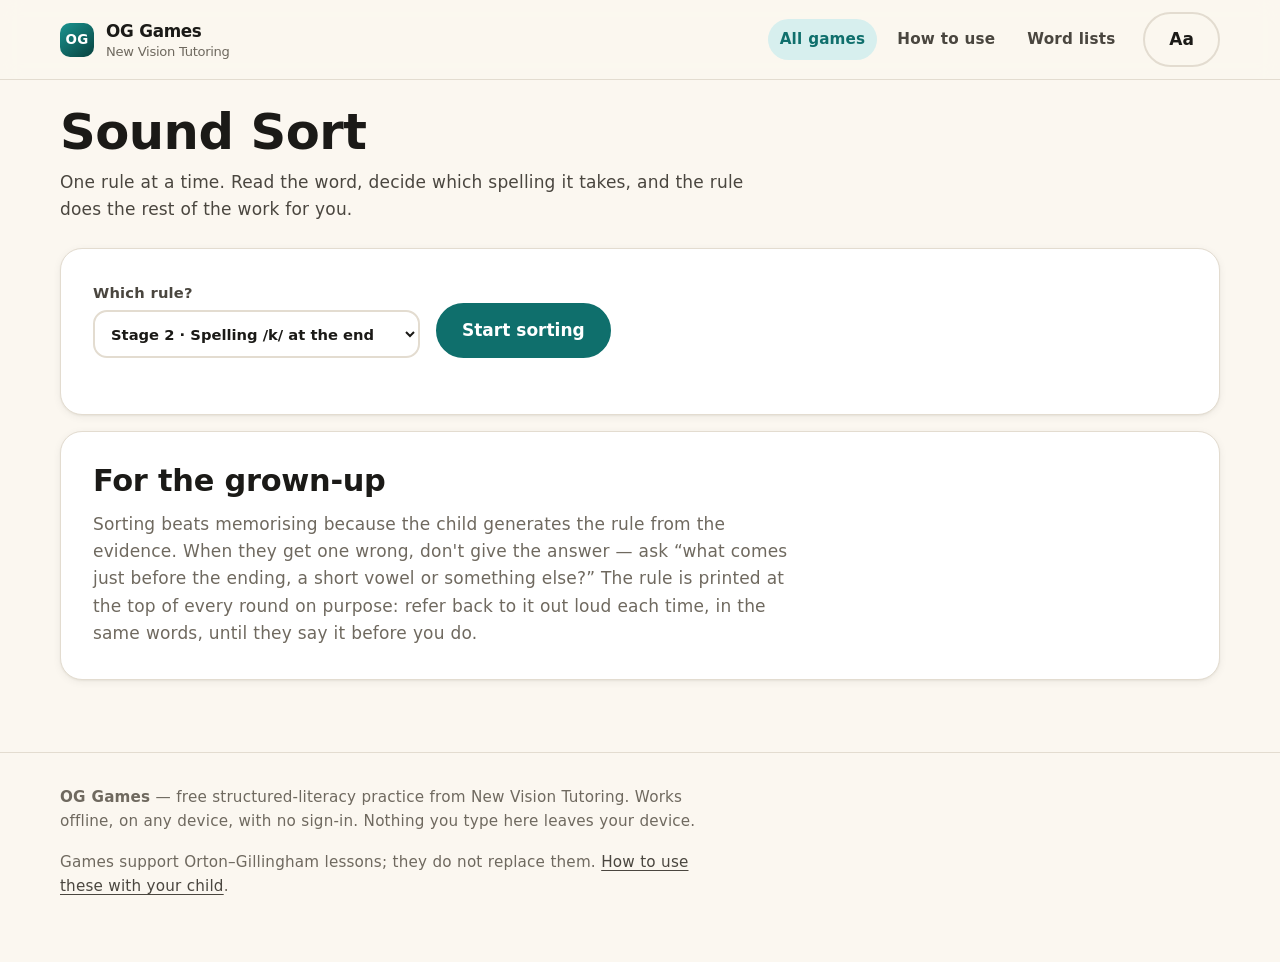
<file: og/sound-sort.html>
<!DOCTYPE html>
<html lang="en">
<head>
<meta charset="utf-8">
<meta name="viewport" content="width=device-width, initial-scale=1">
<title>Sound Sort — OG Games</title>
<meta name="description" content="Sort words into the right spelling column and learn the rule behind it: ck/k/ke, ch/tch, ge/dge, soft c and g, ai/ay and the FLOSS rule.">
<meta name="theme-color" content="#0f6f6c">
<link rel="manifest" href="manifest.webmanifest">
<link rel="icon" href="icon.svg" type="image/svg+xml">
<link rel="stylesheet" href="assets/og.css">
<script src="assets/og.js"></script>
<script src="data/words.js"></script>
<style>
  .controls { display: flex; gap: var(--sp-4); flex-wrap: wrap; align-items: flex-end; margin-bottom: var(--sp-5); }
  .prompt-word {
    font-size: clamp(2.2rem, 9vw, 4rem); font-weight: 800; text-align: center;
    letter-spacing: .03em; margin: var(--sp-4) 0 var(--sp-2);
  }
  .columns { display: grid; gap: var(--sp-3); grid-template-columns: repeat(auto-fit, minmax(180px, 1fr)); }
  .column {
    display: flex; flex-direction: column; gap: var(--sp-2);
    border: 2px solid var(--line); border-radius: var(--r-md);
    background: var(--surface-2); padding: var(--sp-3); min-height: 150px;
  }
  .column__btn {
    font: inherit; font-weight: 750; font-size: 1.35rem; cursor: pointer;
    background: var(--surface); color: var(--ink);
    border: 2px solid var(--brand-500); border-radius: var(--r-md);
    padding: var(--sp-3); min-height: 60px;
  }
  .column__btn:hover { background: var(--brand-100); }
  .column__btn small { display: block; font-size: .78rem; font-weight: 500; color: var(--ink-3); margin-top: 3px; }
  .column__list { display: flex; flex-wrap: wrap; gap: 5px; }
  .column__list span { background: var(--surface); border: 1px solid var(--line); border-radius: var(--r-full); padding: 2px 10px; font-size: .9rem; }
  .column__list span.wrong { background: var(--coral-100); color: var(--coral-ink); border-color: var(--coral-ink); text-decoration: line-through; }
  .rulecard { background: var(--brand-100); border-radius: var(--r-md); padding: var(--sp-4); margin-bottom: var(--sp-4); }
  .rulecard h3 { margin: 0 0 4px; color: var(--brand-700); }
  .rulecard p { margin: 0; }
  .kbd-hint { font-size: .88rem; color: var(--ink-3); text-align: center; margin-top: var(--sp-3); }
  kbd { background: var(--surface-2); border: 1px solid var(--line); border-bottom-width: 2px; border-radius: 5px; padding: 1px 6px; font-size: .85em; }
</style>
</head>
<body>
<main id="main">
  <div class="wrap">
    <div class="game-head">
      <div>
        <h1>Sound Sort</h1>
        <p>One rule at a time. Read the word, decide which spelling it takes, and the rule
           does the rest of the work for you.</p>
      </div>
    </div>

    <div class="stage">
      <div class="controls no-print">
        <label class="field">
          <span>Which rule?</span>
          <select id="sort-select"></select>
        </label>
        <button class="btn" type="button" id="start">Start sorting</button>
      </div>

      <div id="play" hidden>
        <div class="rulecard">
          <h3 id="rule-title"></h3>
          <p id="rule-text"></p>
        </div>

        <div class="scorebar">
          <div><span>Word</span> <strong id="pos">1</strong> <span>of <span id="total">0</span></span></div>
          <div><span>Right first time</span> <strong id="score">0</strong></div>
          <div style="flex:1;min-width:140px"><div class="progressbar"><i id="bar"></i></div></div>
        </div>

        <p class="prompt-word" id="prompt"></p>
        <div class="btn-row" style="justify-content:center;margin-bottom:var(--sp-4)">
          <button class="btn btn--ghost" type="button" id="hear">🔊 Hear it</button>
        </div>

        <div class="columns" id="columns"></div>
        <p class="feedback" id="feedback" role="status" aria-live="polite"></p>
        <p class="kbd-hint no-print">Keyboard: press <kbd>1</kbd>, <kbd>2</kbd> or <kbd>3</kbd> to choose a column.</p>
      </div>

      <div id="done" hidden>
        <h2>Sort complete</h2>
        <p id="done-line"></p>
        <div class="note" id="why-note"></div>
        <div class="note" id="tricky-note" hidden style="margin-top:var(--sp-3)"></div>
        <div class="btn-row" style="margin-top:var(--sp-4)">
          <button class="btn" type="button" id="again">Sort it again</button>
          <button class="btn btn--ghost" type="button" id="next-rule">Next rule</button>
          <a class="btn btn--ghost" href="index.html">All games</a>
        </div>
      </div>
    </div>

    <div class="stage no-print">
      <h2>For the grown-up</h2>
      <p class="muted" style="margin:0">Sorting beats memorising because the child generates the rule from the
        evidence. When they get one wrong, don't give the answer — ask “what comes just before the ending, a
        short vowel or something else?” The rule is printed at the top of every round on purpose: refer back to
        it out loud each time, in the same words, until they say it before you do.</p>
    </div>
  </div>
</main>

<script>
(function () {
  var D = window.OGDATA;
  var select = document.getElementById('sort-select');
  var play = document.getElementById('play');
  var done = document.getElementById('done');
  var columnsEl = document.getElementById('columns');
  var promptEl = document.getElementById('prompt');
  var feedback = document.getElementById('feedback');
  var state = null;
  var controlsEl = document.querySelector('.controls');

  /* Let a player back out to the setup panel without reloading the page. */
  (function () {
    var bar = document.querySelector('.scorebar');
    if (!bar) return;
    bar.appendChild(OG.el('button', {
      class: 'btn btn--quiet no-print', type: 'button', text: 'Change setup',
      onclick: function () { controlsEl.hidden = false; play.hidden = true; done.hidden = true; }
    }));
  }());

  D.SORTS.forEach(function (s, i) {
    select.appendChild(OG.el('option', { value: String(i), text: 'Stage ' + s.level + ' · ' + s.title }));
  });

  function start() {
    var sort = D.SORTS[parseInt(select.value, 10)];
    state = { sort: sort, items: OG.shuffle(sort.items), i: 0, correct: 0, tries: 0, placed: {} };
    sort.columns.forEach(function (c) { state.placed[c.id] = []; });

    document.getElementById('rule-title').textContent = sort.title;
    document.getElementById('rule-text').textContent = sort.rule;
    document.getElementById('total').textContent = String(state.items.length);
    play.hidden = false; done.hidden = true; controlsEl.hidden = true;
    renderColumns();
    showItem();
  }

  function renderColumns() {
    columnsEl.innerHTML = '';
    state.sort.columns.forEach(function (col, idx) {
      var list = OG.el('div', { class: 'column__list', id: 'list-' + col.id });
      var btn = OG.el('button', {
        class: 'column__btn', type: 'button',
        html: '<span aria-hidden="true">' + (idx + 1) + '. </span>' + col.label +
              '<small>' + col.hint + '</small>',
        'aria-label': 'Put this word in the ' + col.label + ' column, ' + col.hint,
        onclick: function () { choose(col.id); }
      });
      columnsEl.appendChild(OG.el('div', { class: 'column' }, [btn, list]));
    });
    refreshLists();
  }

  function refreshLists() {
    state.sort.columns.forEach(function (col) {
      var list = document.getElementById('list-' + col.id);
      list.innerHTML = '';
      state.placed[col.id].forEach(function (entry) {
        list.appendChild(OG.el('span', { text: entry.w, class: entry.ok ? '' : 'wrong' }));
      });
    });
  }

  function showItem() {
    state.tries = 0;
    feedback.textContent = ''; feedback.removeAttribute('data-state');
    var item = state.items[state.i];
    promptEl.textContent = item[0];
    document.getElementById('pos').textContent = String(state.i + 1);
    document.getElementById('score').textContent = String(state.correct);
    document.getElementById('bar').style.width = Math.round((state.i / state.items.length) * 100) + '%';
    OG.announce('Word ' + (state.i + 1) + ': ' + item[0]);
  }

  function choose(colId) {
    if (!state || done.hidden === false) return;
    var item = state.items[state.i];
    var right = item[1];
    if (colId === right) {
      if (state.tries === 0) state.correct++;
      state.placed[colId].push({ w: item[0], ok: state.tries === 0 });
      feedback.textContent = state.tries === 0 ? 'Yes — ' + item[0] + '.' : 'That is the one: ' + item[0] + '.';
      feedback.setAttribute('data-state', 'ok');
      refreshLists();
      setTimeout(function () {
        state.i++;
        if (state.i >= state.items.length) finish(); else showItem();
      }, 550);
    } else {
      state.tries++;
      var col = state.sort.columns.filter(function (c) { return c.id === right; })[0];
      feedback.textContent = state.tries === 1
        ? 'Not that column. Remember: ' + state.sort.rule
        : '“' + item[0] + '” goes under ' + col.label + ' — ' + col.hint + '.';
      feedback.setAttribute('data-state', 'try');
      promptEl.classList.add('nudge');
      setTimeout(function () { promptEl.classList.remove('nudge'); }, 320);
      if (state.tries >= 2) {
        state.placed[right].push({ w: item[0], ok: false });
        refreshLists();
        setTimeout(function () {
          state.i++;
          if (state.i >= state.items.length) finish(); else showItem();
        }, 1200);
      }
    }
  }

  function finish() {
    play.hidden = true; done.hidden = false; controlsEl.hidden = false;
    document.getElementById('bar').style.width = '100%';
    OG.progress.record('sound-sort', state.correct, state.items.length);
    document.getElementById('done-line').textContent =
      state.correct + ' of ' + state.items.length + ' right first time.';
    document.getElementById('why-note').innerHTML =
      '<strong>Why it works</strong>' + state.sort.why;
    var tricky = document.getElementById('tricky-note');
    if (state.sort.tricky) {
      tricky.hidden = false;
      tricky.innerHTML = '<strong>Rule breakers — learn these by heart</strong>' +
        state.sort.tricky.map(function (w) { return '<b>' + w + '</b>'; }).join(' · ');
    } else { tricky.hidden = true; }
  }

  document.getElementById('start').addEventListener('click', start);
  document.getElementById('again').addEventListener('click', start);
  document.getElementById('next-rule').addEventListener('click', function () {
    select.selectedIndex = (select.selectedIndex + 1) % select.options.length;
    start();
  });
  document.getElementById('hear').addEventListener('click', function () {
    if (state) OG.say(state.items[state.i][0], { rate: 0.75 });
  });
  document.addEventListener('keydown', function (e) {
    if (play.hidden || !state) return;
    var n = parseInt(e.key, 10);
    if (n >= 1 && n <= state.sort.columns.length) { choose(state.sort.columns[n - 1].id); }
  });

  OG.shell({ active: 'index.html' });
}());
</script>
</body>
</html>
</file>
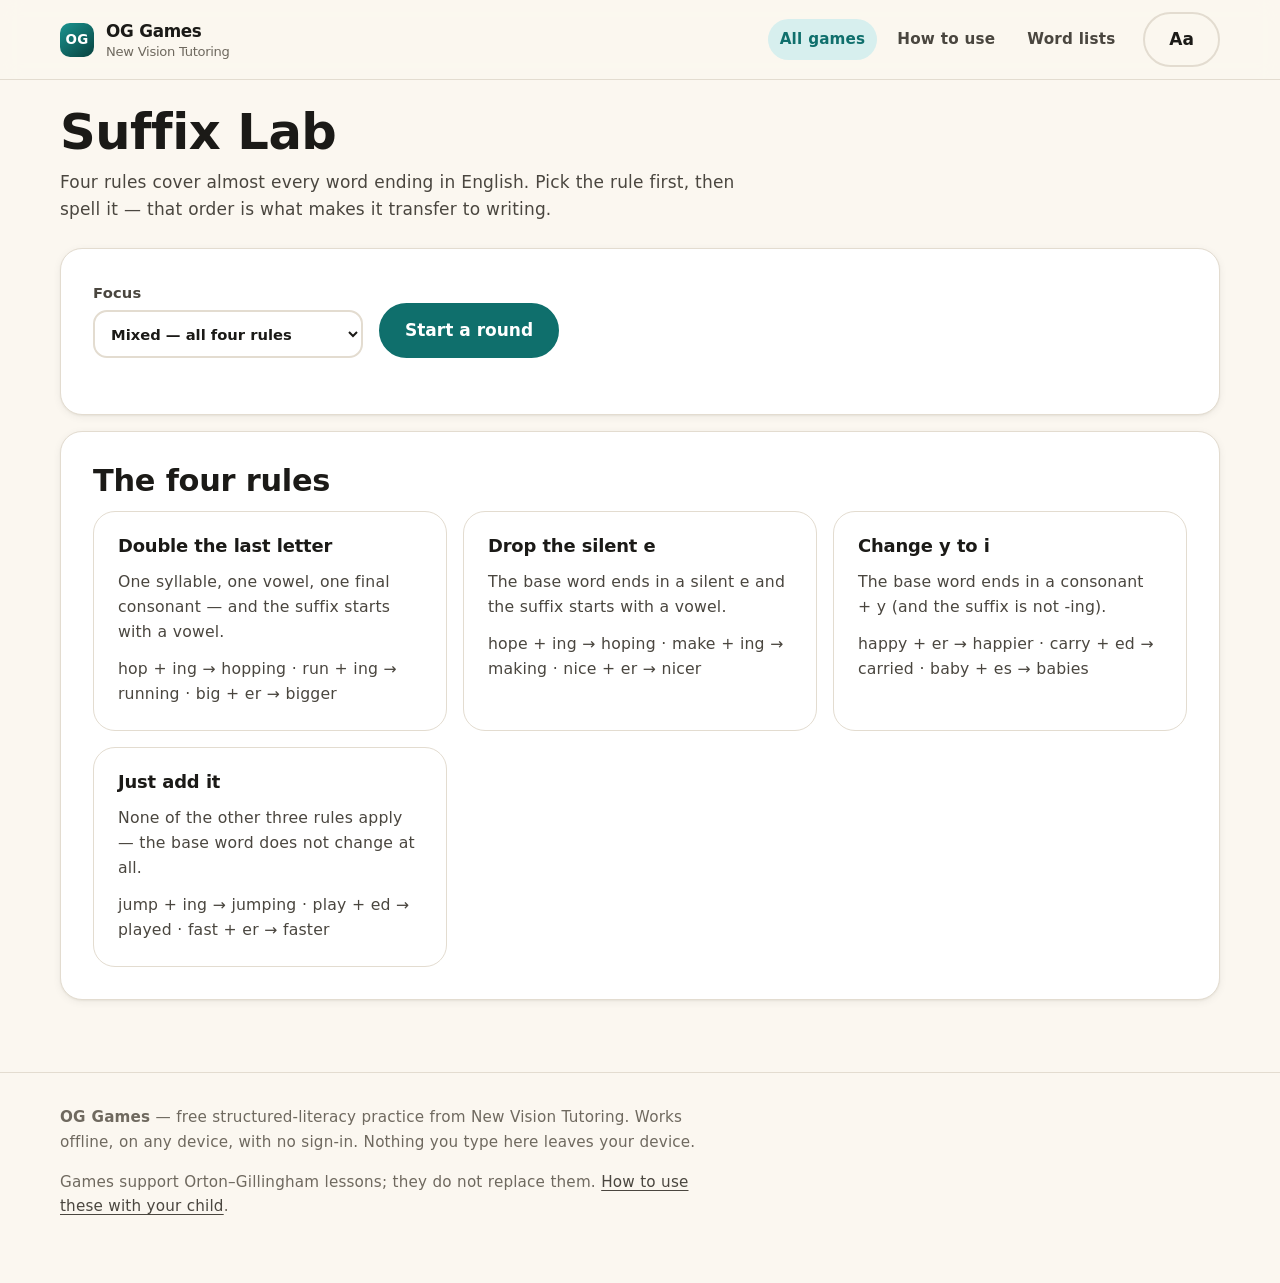
<file: og/suffix-lab.html>
<!DOCTYPE html>
<html lang="en">
<head>
<meta charset="utf-8">
<meta name="viewport" content="width=device-width, initial-scale=1">
<title>Suffix Lab — OG Games</title>
<meta name="description" content="Double it, drop the e, change y to i, or just add it? Decide which suffix rule applies, then spell the word.">
<meta name="theme-color" content="#0f6f6c">
<link rel="manifest" href="manifest.webmanifest">
<link rel="icon" href="icon.svg" type="image/svg+xml">
<link rel="stylesheet" href="assets/og.css">
<script src="assets/og.js"></script>
<script src="data/words.js"></script>
<style>
  .controls { display: flex; gap: var(--sp-4); flex-wrap: wrap; align-items: flex-end; margin-bottom: var(--sp-5); }
  .equation {
    display: flex; align-items: center; justify-content: center; gap: var(--sp-3);
    flex-wrap: wrap; margin: var(--sp-5) 0 var(--sp-3);
    font-size: clamp(1.7rem, 6vw, 2.8rem); font-weight: 750;
  }
  .equation .op { color: var(--ink-3); font-weight: 500; }
  .equation .suffix { color: var(--brand-700); }
  .rule-chips { display: grid; gap: var(--sp-2); grid-template-columns: repeat(auto-fit, minmax(210px, 1fr)); margin-top: var(--sp-4); }
  .rule-chips .chip { justify-content: flex-start; text-align: left; min-height: 62px; width: 100%; }
  .write-row { display: flex; gap: var(--sp-3); justify-content: center; flex-wrap: wrap; align-items: center; margin: var(--sp-4) 0; }
  .write-row input { font-size: clamp(1.4rem, 4.5vw, 2rem); text-align: center; font-weight: 700; letter-spacing: .1em; width: min(340px, 80vw); }
</style>
</head>
<body>
<main id="main">
  <div class="wrap">
    <div class="game-head">
      <div>
        <h1>Suffix Lab</h1>
        <p>Four rules cover almost every word ending in English. Pick the rule first,
           then spell it — that order is what makes it transfer to writing.</p>
      </div>
    </div>

    <div class="stage">
      <div class="controls no-print">
        <label class="field">
          <span>Focus</span>
          <select id="focus-select">
            <option value="all">Mixed — all four rules</option>
          </select>
        </label>
        <button class="btn" type="button" id="start">Start a round</button>
      </div>

      <div id="play" hidden>
        <div class="scorebar">
          <div><span>Word</span> <strong id="pos">1</strong> <span>of 8</span></div>
          <div><span>Spelled right</span> <strong id="score">0</strong></div>
          <div style="flex:1;min-width:140px"><div class="progressbar"><i id="bar"></i></div></div>
        </div>

        <p class="equation" id="equation"></p>
        <p style="text-align:center;font-weight:650;margin:0" id="instruction">Which rule applies?</p>

        <div class="rule-chips" id="rule-chips"></div>

        <div id="write-ui" hidden>
          <div class="write-row">
            <label class="sr-only" for="typed">Type the finished word</label>
            <input class="input" type="text" id="typed" autocomplete="off" autocapitalize="none"
                   autocorrect="off" spellcheck="false">
            <button class="btn" type="button" id="check-typed">Check</button>
          </div>
        </div>

        <p class="feedback" id="feedback" role="status" aria-live="polite"></p>
      </div>

      <div id="done" hidden>
        <h2>Round finished</h2>
        <p id="done-line"></p>
        <div class="note" id="done-note"></div>
        <div class="btn-row" style="margin-top:var(--sp-4)">
          <button class="btn" type="button" id="again">Another round</button>
          <a class="btn btn--ghost" href="index.html">All games</a>
        </div>
      </div>
    </div>

    <div class="stage no-print">
      <h2>The four rules</h2>
      <div class="grid grid--two" id="rules-ref"></div>
    </div>
  </div>
</main>

<script>
(function () {
  var D = window.OGDATA;
  var ROUND = 8;
  var focusSelect = document.getElementById('focus-select');
  var equation = document.getElementById('equation');
  var chipsEl = document.getElementById('rule-chips');
  var writeUI = document.getElementById('write-ui');
  var typed = document.getElementById('typed');
  var feedback = document.getElementById('feedback');
  var instruction = document.getElementById('instruction');
  var play = document.getElementById('play');
  var done = document.getElementById('done');
  var state = null;
  var controlsEl = document.querySelector('.controls');

  /* Let a player back out to the setup panel without reloading the page. */
  (function () {
    var bar = document.querySelector('.scorebar');
    if (!bar) return;
    bar.appendChild(OG.el('button', {
      class: 'btn btn--quiet no-print', type: 'button', text: 'Change setup',
      onclick: function () { controlsEl.hidden = false; play.hidden = true; done.hidden = true; }
    }));
  }());

  D.SUFFIX_RULES.forEach(function (r) {
    focusSelect.appendChild(OG.el('option', { value: r.id, text: 'Just: ' + r.label }));
    document.getElementById('rules-ref').appendChild(
      OG.el('div', { class: 'card', style: 'box-shadow:none' }, [
        OG.el('h3', { text: r.label }),
        OG.el('p', { text: r.test }),
        OG.el('p', { class: 'card__stat',
          text: r.items.slice(0, 3).map(function (i) { return i[0] + ' + ' + i[1] + ' → ' + i[2]; }).join(' · ') })
      ]));
  });

  function buildPool() {
    var pool = [];
    D.SUFFIX_RULES.forEach(function (r) {
      if (focusSelect.value !== 'all' && focusSelect.value !== r.id) return;
      r.items.forEach(function (it) { pool.push({ base: it[0], suffix: it[1], answer: it[2], rule: r.id }); });
    });
    return pool;
  }

  function start() {
    state = { items: OG.shuffle(buildPool()).slice(0, ROUND), i: 0, correct: 0, ruleRight: 0, missed: [] };
    play.hidden = false; done.hidden = true; controlsEl.hidden = true;
    showItem();
  }

  function showItem() {
    var item = state.items[state.i];
    state.phase = 'rule'; state.slips = 0;
    feedback.textContent = ''; feedback.removeAttribute('data-state');
    writeUI.hidden = true; typed.value = '';
    instruction.textContent = 'Which rule applies?';
    document.getElementById('pos').textContent = String(state.i + 1);
    document.getElementById('score').textContent = String(state.correct);
    document.getElementById('bar').style.width = Math.round((state.i / state.items.length) * 100) + '%';
    equation.innerHTML = '';
    equation.appendChild(OG.el('span', { text: item.base }));
    equation.appendChild(OG.el('span', { class: 'op', text: '+' }));
    equation.appendChild(OG.el('span', { class: 'suffix', text: '-' + item.suffix }));
    equation.appendChild(OG.el('span', { class: 'op', text: '=' }));
    equation.appendChild(OG.el('span', { class: 'op', text: '?' }));
    renderChips();
    OG.announce(item.base + ' plus ' + item.suffix);
  }

  function renderChips() {
    chipsEl.hidden = false;
    chipsEl.innerHTML = '';
    D.SUFFIX_RULES.forEach(function (r) {
      chipsEl.appendChild(OG.el('button', {
        class: 'chip', type: 'button', text: r.label, 'aria-pressed': 'false',
        onclick: function () { pickRule(r, this); }
      }));
    });
  }

  function pickRule(rule, btn) {
    if (state.phase !== 'rule') return;
    var item = state.items[state.i];
    if (rule.id === item.rule) {
      if (state.slips === 0) state.ruleRight++;
      btn.setAttribute('aria-pressed', 'true');
      feedback.textContent = rule.label + ' — ' + rule.test;
      feedback.setAttribute('data-state', 'ok');
      state.phase = 'write';
      instruction.textContent = 'Now spell the whole word.';
      chipsEl.hidden = true;
      writeUI.hidden = false;
      typed.focus();
    } else {
      state.slips++;
      feedback.textContent = state.slips === 1
        ? 'Not this one. Look at the end of “' + item.base + '” and the start of “-' + item.suffix + '”.'
        : 'The rule here is: ' + D.SUFFIX_RULES.filter(function (r) { return r.id === item.rule; })[0].test;
      feedback.setAttribute('data-state', 'try');
    }
  }

  function checkTyped() {
    if (state.phase !== 'write') return;
    var item = state.items[state.i];
    var attempt = typed.value.trim().toLowerCase();
    if (!attempt) return;
    equation.lastChild.textContent = item.answer;
    equation.lastChild.className = '';
    if (attempt === item.answer) {
      state.correct++;
      feedback.textContent = 'Correct — ' + item.answer + '.';
      feedback.setAttribute('data-state', 'ok');
    } else {
      state.missed.push(item.base + ' + ' + item.suffix + ' → ' + item.answer);
      feedback.textContent = 'Almost — it is “' + item.answer + '”, not “' + attempt + '”.';
      feedback.setAttribute('data-state', 'try');
    }
    state.phase = 'shown';
    OG.say(item.answer, { rate: 0.8 });
    setTimeout(next, attempt === item.answer ? 900 : 2000);
  }

  function next() {
    state.i++;
    if (state.i >= state.items.length) return finish();
    showItem();
  }

  function finish() {
    play.hidden = true; done.hidden = false; controlsEl.hidden = false;
    document.getElementById('bar').style.width = '100%';
    OG.progress.record('suffix-lab', state.correct, state.items.length);
    document.getElementById('done-line').textContent =
      state.correct + ' of ' + state.items.length + ' spelled correctly, and the rule was named first time ' +
      state.ruleRight + ' times.';
    document.getElementById('done-note').innerHTML = state.missed.length
      ? '<strong>Worth another look</strong>' + state.missed.join('<br>')
      : '<strong>All four rules holding up</strong>Try the same round with the word read aloud only — no equation on screen — for a harder version.';
  }

  document.getElementById('start').addEventListener('click', start);
  document.getElementById('again').addEventListener('click', start);
  document.getElementById('check-typed').addEventListener('click', checkTyped);
  typed.addEventListener('keydown', function (e) { if (e.key === 'Enter') checkTyped(); });

  OG.shell({ active: 'index.html' });
}());
</script>
</body>
</html>
</file>
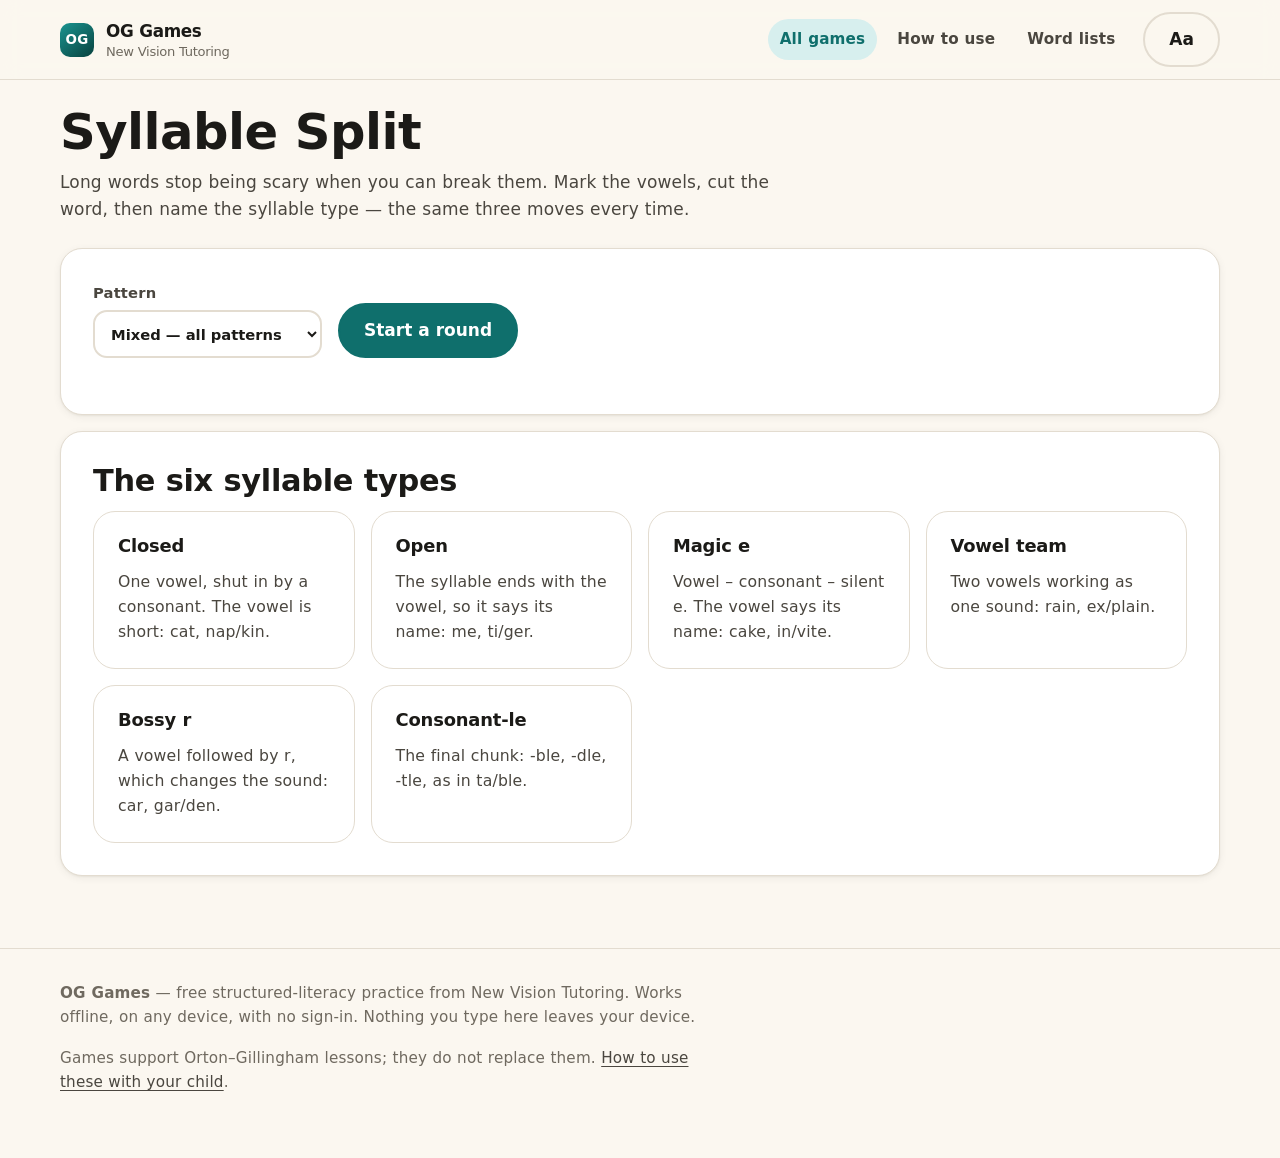
<file: og/syllables.html>
<!DOCTYPE html>
<html lang="en">
<head>
<meta charset="utf-8">
<meta name="viewport" content="width=device-width, initial-scale=1">
<title>Syllable Split — OG Games</title>
<meta name="description" content="Mark the vowels, split the word, name the syllable type. Practice for VC/CV, V/CV, VC/V, consonant-le and compound words.">
<meta name="theme-color" content="#0f6f6c">
<link rel="manifest" href="manifest.webmanifest">
<link rel="icon" href="icon.svg" type="image/svg+xml">
<link rel="stylesheet" href="assets/og.css">
<script src="assets/og.js"></script>
<script src="data/words.js"></script>
<style>
  .controls { display: flex; gap: var(--sp-4); flex-wrap: wrap; align-items: flex-end; margin-bottom: var(--sp-5); }
  .steps-bar { display: flex; gap: var(--sp-2); flex-wrap: wrap; margin-bottom: var(--sp-4); }
  .steps-bar span {
    padding: 5px 14px; border-radius: var(--r-full); font-size: .88rem; font-weight: 650;
    background: var(--surface-2); color: var(--ink-3); border: 1px solid var(--line);
  }
  .steps-bar span[data-on="true"] { background: var(--brand-700); color: #fff; border-color: var(--brand-700); }
  .steps-bar span[data-done="true"] { background: var(--ok-bg); color: var(--ok); border-color: transparent; }

  .letters { display: flex; justify-content: center; align-items: stretch; flex-wrap: wrap; margin: var(--sp-4) 0; }
  .letter {
    font: inherit; font-weight: 750; cursor: pointer;
    font-size: clamp(1.8rem, 7vw, 3rem); line-height: 1;
    padding: clamp(10px, 2vw, 18px) clamp(4px, 1.2vw, 10px);
    background: transparent; border: 2px solid transparent; border-radius: var(--r-sm); color: var(--ink);
  }
  .letter[data-vowel="marked"] { background: var(--coral-100); color: var(--coral-ink); border-color: var(--coral-ink); }
  .letter[disabled] { cursor: default; }
  .gap {
    width: 20px; align-self: stretch; background: transparent; cursor: pointer;
    border: none; border-radius: var(--r-sm); position: relative; padding: 0;
  }
  .gap::before {
    content: ''; position: absolute; inset: 14% 45%; background: var(--line); border-radius: 2px;
  }
  .gap:hover::before { background: var(--brand-500); inset: 10% 42%; }
  .gap[data-cut="true"]::before { background: var(--brand-700); inset: 6% 40%; }
  .gap[disabled] { cursor: default; }
  .gap[disabled]:not([data-cut="true"])::before { opacity: .25; }
  .type-pick { display: grid; gap: var(--sp-4); grid-template-columns: repeat(auto-fit, minmax(240px, 1fr)); }
  .type-pick h3 { margin-bottom: var(--sp-2); font-size: 1rem; color: var(--ink-2); }
  .pattern-chip { font-weight: 700; color: var(--plum); }
</style>
</head>
<body>
<main id="main">
  <div class="wrap">
    <div class="game-head">
      <div>
        <h1>Syllable Split</h1>
        <p>Long words stop being scary when you can break them. Mark the vowels, cut the word,
           then name the syllable type — the same three moves every time.</p>
      </div>
    </div>

    <div class="stage">
      <div class="controls no-print">
        <label class="field">
          <span>Pattern</span>
          <select id="pattern-select">
            <option value="all">Mixed — all patterns</option>
            <option value="VC/CV">VC/CV — rabbit words</option>
            <option value="V/CV">V/CV — tiger words</option>
            <option value="VC/V">VC/V — camel words</option>
            <option value="C+le">C + le — table words</option>
            <option value="Compound">Compound words</option>
          </select>
        </label>
        <button class="btn" type="button" id="start">Start a round</button>
      </div>

      <div id="play" hidden>
        <div class="scorebar">
          <div><span>Word</span> <strong id="pos">1</strong> <span>of 6</span></div>
          <div><span>Clean splits</span> <strong id="score">0</strong></div>
          <div style="flex:1;min-width:140px"><div class="progressbar"><i id="bar"></i></div></div>
        </div>

        <div class="steps-bar" aria-hidden="true">
          <span id="st-1">1. Mark the vowels</span>
          <span id="st-2">2. Cut the word</span>
          <span id="st-3">3. Name the syllables</span>
        </div>

        <p id="instruction" style="text-align:center;font-weight:650;margin:0"></p>
        <div class="letters" id="letters"></div>

        <div id="type-step" hidden>
          <div class="type-pick" id="type-pick"></div>
        </div>

        <div class="btn-row" id="actions" style="justify-content:center"></div>
        <p class="feedback" id="feedback" role="status" aria-live="polite"></p>
      </div>

      <div id="done" hidden>
        <h2>Round finished</h2>
        <p id="done-line"></p>
        <div class="note" id="done-note"></div>
        <div class="btn-row" style="margin-top:var(--sp-4)">
          <button class="btn" type="button" id="again">Another round</button>
          <a class="btn btn--ghost" href="index.html">All games</a>
        </div>
      </div>
    </div>

    <div class="stage no-print">
      <h2>The six syllable types</h2>
      <div class="grid grid--three" id="types-ref"></div>
    </div>
  </div>
</main>

<script>
(function () {
  var D = window.OGDATA;
  var ROUND = 6;
  var VOWELS = 'aeiou';
  var lettersEl = document.getElementById('letters');
  var actions = document.getElementById('actions');
  var feedback = document.getElementById('feedback');
  var instruction = document.getElementById('instruction');
  var typeStep = document.getElementById('type-step');
  var typePick = document.getElementById('type-pick');
  var play = document.getElementById('play');
  var done = document.getElementById('done');
  var state = null;
  var controlsEl = document.querySelector('.controls');

  /* Let a player back out to the setup panel without reloading the page. */
  (function () {
    var bar = document.querySelector('.scorebar');
    if (!bar) return;
    bar.appendChild(OG.el('button', {
      class: 'btn btn--quiet no-print', type: 'button', text: 'Change setup',
      onclick: function () { controlsEl.hidden = false; play.hidden = true; done.hidden = true; }
    }));
  }());

  Object.keys(D.SYLLABLE_TYPES).forEach(function (k) {
    var t = D.SYLLABLE_TYPES[k];
    document.getElementById('types-ref').appendChild(
      OG.el('div', { class: 'card', style: 'box-shadow:none' }, [
        OG.el('h3', { text: t.label }), OG.el('p', { text: t.blurb })
      ]));
  });

  function pool() {
    var p = document.getElementById('pattern-select').value;
    return p === 'all' ? D.SYLLABLES : D.SYLLABLES.filter(function (s) { return s.pattern === p; });
  }

  function start() {
    var list = OG.shuffle(pool()).slice(0, ROUND);
    state = { items: list, i: 0, clean: 0 };
    play.hidden = false; done.hidden = true; controlsEl.hidden = true;
    showItem();
  }

  function setStep(n) {
    [1, 2, 3].forEach(function (s) {
      var el = document.getElementById('st-' + s);
      el.setAttribute('data-on', String(s === n));
      el.setAttribute('data-done', String(s < n));
    });
  }

  function showItem() {
    var item = state.items[state.i];
    state.step = 1; state.marked = []; state.cut = null; state.slips = 0; state.types = [null, null];
    feedback.textContent = ''; feedback.removeAttribute('data-state');
    typeStep.hidden = true; typePick.innerHTML = '';
    document.getElementById('pos').textContent = String(state.i + 1);
    document.getElementById('score').textContent = String(state.clean);
    document.getElementById('bar').style.width = Math.round((state.i / state.items.length) * 100) + '%';
    setStep(1);
    instruction.textContent = 'Tap every vowel letter (a e i o u) in this word.';
    renderWord();
    renderActions();
    OG.announce('Word ' + (state.i + 1) + ': ' + item.w + '. Tap every vowel.');
  }

  function renderWord() {
    var item = state.items[state.i];
    lettersEl.innerHTML = '';
    item.w.split('').forEach(function (ch, idx) {
      if (idx > 0) {
        var gap = OG.el('button', {
          class: 'gap', type: 'button',
          'aria-label': 'Cut between ' + item.w[idx - 1] + ' and ' + ch,
          disabled: state.step !== 2,
          'data-cut': String(state.cut === idx),
          onclick: function () { cutAt(idx); }
        });
        lettersEl.appendChild(gap);
      }
      var btn = OG.el('button', {
        class: 'letter', type: 'button', text: ch,
        disabled: state.step !== 1,
        'data-vowel': state.marked.indexOf(idx) !== -1 ? 'marked' : 'no',
        'aria-pressed': String(state.marked.indexOf(idx) !== -1),
        onclick: function () { toggleVowel(idx); }
      });
      lettersEl.appendChild(btn);
    });
  }

  function toggleVowel(idx) {
    var at = state.marked.indexOf(idx);
    if (at === -1) state.marked.push(idx); else state.marked.splice(at, 1);
    renderWord();
  }

  function cutAt(idx) {
    state.cut = idx;
    renderWord();
    checkCut();
  }

  function renderActions() {
    actions.innerHTML = '';
    var item = state.items[state.i];
    actions.appendChild(OG.el('button', {
      class: 'btn btn--ghost', type: 'button', text: '🔊 Hear the word',
      onclick: function () { OG.say(item.w, { rate: 0.75 }); }
    }));
    if (state.step === 1) {
      actions.appendChild(OG.el('button', { class: 'btn', type: 'button', text: 'Check the vowels', onclick: checkVowels }));
    }
  }

  function checkVowels() {
    var item = state.items[state.i];
    var want = [];
    item.w.split('').forEach(function (ch, i) { if (VOWELS.indexOf(ch) !== -1) want.push(i); });
    var got = state.marked.slice().sort(function (a, b) { return a - b; });
    if (got.join(',') === want.join(',')) {
      feedback.textContent = 'Vowels found. Now cut the word between two syllables.';
      feedback.setAttribute('data-state', 'ok');
      state.step = 2; setStep(2);
      instruction.textContent = 'Tap the line where the word splits.';
      renderWord(); renderActions();
    } else {
      state.slips++;
      feedback.textContent = want.length === got.length
        ? 'Close — check each one again. Vowel letters are a, e, i, o and u.'
        : 'This word has ' + want.length + ' vowel letters. You marked ' + got.length + '.';
      feedback.setAttribute('data-state', 'try');
    }
  }

  function checkCut() {
    var item = state.items[state.i];
    if (state.cut === item.split) {
      feedback.textContent = 'Split it: ' + item.w.slice(0, item.split) + ' / ' + item.w.slice(item.split) +
        ' — that is a ' + item.pattern + ' word.';
      feedback.setAttribute('data-state', 'ok');
      state.step = 3; setStep(3);
      instruction.textContent = 'What kind of syllable is each part?';
      renderWord(); renderActions(); renderTypes();
      OG.say(item.w.slice(0, item.split) + '... ' + item.w.slice(item.split), { rate: 0.6 });
    } else {
      state.slips++;
      feedback.textContent = hintFor(item);
      feedback.setAttribute('data-state', 'try');
      if (state.slips >= 3) {
        state.cut = item.split;
        feedback.textContent = 'Here it is: ' + item.w.slice(0, item.split) + ' / ' + item.w.slice(item.split) + '.';
        state.step = 3; setStep(3);
        instruction.textContent = 'What kind of syllable is each part?';
        renderWord(); renderActions(); renderTypes();
      }
    }
  }

  function hintFor(item) {
    switch (item.pattern) {
      case 'VC/CV': return 'Two consonants in the middle? Cut between them.';
      case 'V/CV':  return 'One consonant in the middle — try cutting before it, so the first vowel says its name.';
      case 'VC/V':  return 'One consonant in the middle, but the first vowel is short — cut after the consonant.';
      case 'C+le':  return 'The word ends in consonant + le. Count back three letters and cut there.';
      default:      return 'This is two small words joined together. Cut between them.';
    }
  }

  function renderTypes() {
    var item = state.items[state.i];
    typeStep.hidden = false;
    typePick.innerHTML = '';
    [0, 1].forEach(function (part) {
      var text = part === 0 ? item.w.slice(0, item.split) : item.w.slice(item.split);
      var chips = OG.el('div', { class: 'chips' });
      Object.keys(D.SYLLABLE_TYPES).forEach(function (k) {
        chips.appendChild(OG.el('button', {
          class: 'chip', type: 'button', text: D.SYLLABLE_TYPES[k].label,
          'aria-pressed': 'false',
          onclick: function () {
            Array.prototype.forEach.call(chips.children, function (c) { c.setAttribute('aria-pressed', 'false'); });
            this.setAttribute('aria-pressed', 'true');
            state.types[part] = k;
            maybeCheckTypes();
          }
        }));
      });
      typePick.appendChild(OG.el('div', {}, [
        OG.el('h3', { text: '“' + text + '” is a…' }), chips
      ]));
    });
  }

  function maybeCheckTypes() {
    if (!state.types[0] || !state.types[1]) return;
    var item = state.items[state.i];
    var ok = state.types[0] === item.types[0] && state.types[1] === item.types[1];
    if (ok) {
      if (state.slips === 0) state.clean++;
      feedback.textContent = 'Exactly — ' + D.SYLLABLE_TYPES[item.types[0]].label.toLowerCase() + ' + ' +
        D.SYLLABLE_TYPES[item.types[1]].label.toLowerCase() + '.';
      feedback.setAttribute('data-state', 'ok');
      setTimeout(next, 1100);
    } else {
      state.slips++;
      feedback.textContent = 'Not quite. ' + D.SYLLABLE_TYPES[item.types[0]].blurb;
      feedback.setAttribute('data-state', 'try');
      state.types = [null, null];
      renderTypes();
    }
  }

  function next() {
    state.i++;
    if (state.i >= state.items.length) return finish();
    showItem();
  }

  function finish() {
    play.hidden = true; done.hidden = false; controlsEl.hidden = false;
    document.getElementById('bar').style.width = '100%';
    OG.progress.record('syllables', state.clean, state.items.length);
    document.getElementById('done-line').textContent =
      state.clean + ' of ' + state.items.length + ' split cleanly first time.';
    document.getElementById('done-note').innerHTML =
      '<strong>The move to remember</strong>Find the vowels, look at what sits between them, then cut. ' +
      'Two consonants in the middle: cut between them. One consonant: try the open syllable first ' +
      '(<b>ti/ger</b>); if the word sounds wrong, move the cut over (<b>cam/el</b>).';
  }

  document.getElementById('start').addEventListener('click', start);
  document.getElementById('again').addEventListener('click', start);
  OG.shell({ active: 'index.html' });
}());
</script>
</body>
</html>
</file>
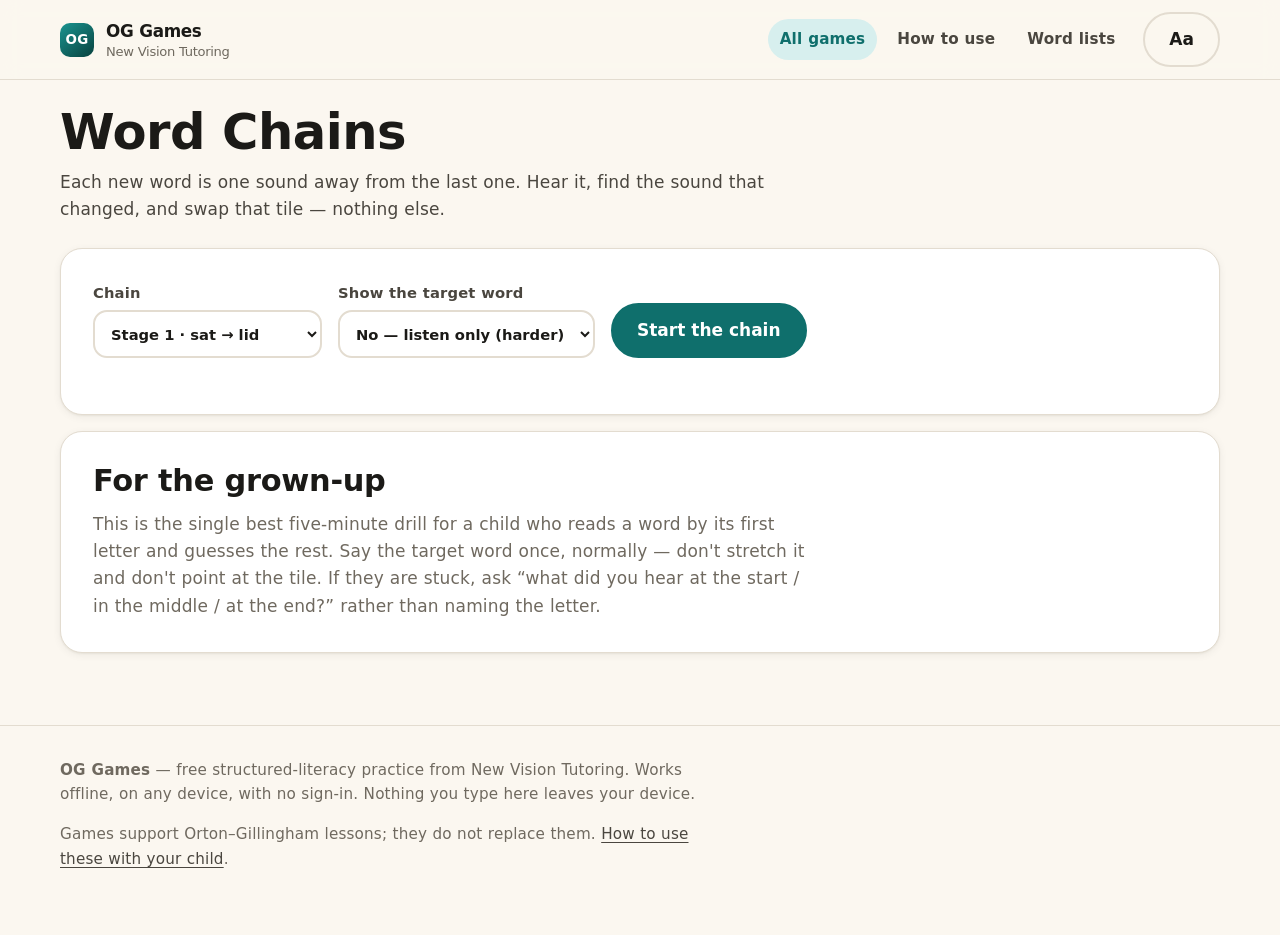
<file: og/word-chains.html>
<!DOCTYPE html>
<html lang="en">
<head>
<meta charset="utf-8">
<meta name="viewport" content="width=device-width, initial-scale=1">
<title>Word Chains — OG Games</title>
<meta name="description" content="Change one sound at a time: sat to sit to sip. Fast phoneme-awareness practice with letter tiles.">
<meta name="theme-color" content="#0f6f6c">
<link rel="manifest" href="manifest.webmanifest">
<link rel="icon" href="icon.svg" type="image/svg+xml">
<link rel="stylesheet" href="assets/og.css">
<script src="assets/og.js"></script>
<script src="data/words.js"></script>
<style>
  .controls { display: flex; gap: var(--sp-4); flex-wrap: wrap; align-items: flex-end; margin-bottom: var(--sp-5); }
  .tile[aria-pressed="true"] { outline: 3px solid var(--focus); outline-offset: 3px; }
  .bank { display: flex; gap: 8px; justify-content: center; flex-wrap: wrap; margin-top: var(--sp-4); }
  .bank .tile { min-width: clamp(40px, 9vw, 60px); min-height: clamp(46px, 10vw, 64px); font-size: clamp(1.2rem, 4vw, 1.7rem); }
  .trail { display: flex; gap: var(--sp-2); flex-wrap: wrap; justify-content: center; margin-bottom: var(--sp-3); }
  .trail span { padding: 3px 12px; border-radius: var(--r-full); background: var(--surface-2); font-weight: 650; font-size: .95rem; }
  .trail span:last-child { background: var(--brand-100); color: var(--brand-700); }
  .target { text-align: center; font-size: 1.15rem; font-weight: 650; margin: var(--sp-3) 0; }
</style>
</head>
<body>
<main id="main">
  <div class="wrap">
    <div class="game-head">
      <div>
        <h1>Word Chains</h1>
        <p>Each new word is one sound away from the last one. Hear it, find the sound that
           changed, and swap that tile — nothing else.</p>
      </div>
    </div>

    <div class="stage">
      <div class="controls no-print">
        <label class="field">
          <span>Chain</span>
          <select id="chain-select"></select>
        </label>
        <label class="field">
          <span>Show the target word</span>
          <select id="reveal-select">
            <option value="hide">No — listen only (harder)</option>
            <option value="show">Yes — show it</option>
          </select>
        </label>
        <button class="btn" type="button" id="start">Start the chain</button>
      </div>

      <div id="play" hidden>
        <div class="scorebar">
          <div><span>Link</span> <strong id="pos">1</strong> <span>of <span id="total">6</span></span></div>
          <div><span>First-time swaps</span> <strong id="score">0</strong></div>
          <div style="flex:1;min-width:140px"><div class="progressbar"><i id="bar"></i></div></div>
        </div>

        <div class="trail" id="trail"></div>
        <p class="target" id="target"></p>
        <div class="word" id="word-row"></div>
        <p class="muted" style="text-align:center;font-size:.94rem" id="hint-line">
          Tap the sound that needs to change, then choose its replacement below.
        </p>
        <div class="bank" id="bank"></div>

        <div class="btn-row" style="justify-content:center;margin-top:var(--sp-4)">
          <button class="btn btn--ghost" type="button" id="hear">🔊 Hear the next word</button>
          <button class="btn btn--ghost" type="button" id="hear-current">Hear what I have</button>
        </div>
        <p class="feedback" id="feedback" role="status" aria-live="polite"></p>
      </div>

      <div id="done" hidden>
        <h2>Chain complete</h2>
        <p id="done-line"></p>
        <div class="trail" id="done-trail"></div>
        <div class="btn-row" style="margin-top:var(--sp-4)">
          <button class="btn" type="button" id="again">Another chain</button>
          <a class="btn btn--ghost" href="index.html">All games</a>
        </div>
      </div>
    </div>

    <div class="stage no-print">
      <h2>For the grown-up</h2>
      <p class="muted" style="margin:0">This is the single best five-minute drill for a child who reads a word
        by its first letter and guesses the rest. Say the target word once, normally — don't stretch it and don't
        point at the tile. If they are stuck, ask “what did you hear at the start / in the middle / at the end?”
        rather than naming the letter.</p>
    </div>
  </div>
</main>

<script>
(function () {
  var D = window.OGDATA;
  var chainSelect = document.getElementById('chain-select');
  var revealSelect = document.getElementById('reveal-select');
  var wordRow = document.getElementById('word-row');
  var bank = document.getElementById('bank');
  var feedback = document.getElementById('feedback');
  var targetEl = document.getElementById('target');
  var trail = document.getElementById('trail');
  var play = document.getElementById('play');
  var done = document.getElementById('done');
  var state = null;
  var controlsEl = document.querySelector('.controls');

  /* Let a player back out to the setup panel without reloading the page. */
  (function () {
    var bar = document.querySelector('.scorebar');
    if (!bar) return;
    bar.appendChild(OG.el('button', {
      class: 'btn btn--quiet no-print', type: 'button', text: 'Change setup',
      onclick: function () { controlsEl.hidden = false; play.hidden = true; done.hidden = true; }
    }));
  }());

  D.CHAINS.forEach(function (c, i) {
    chainSelect.appendChild(OG.el('option', {
      value: String(i), text: 'Stage ' + c.level + ' · ' + c.words[0] + ' → ' + c.words[c.words.length - 1]
    }));
  });

  function bankGraphemes(chain) {
    var seen = {};
    chain.words.forEach(function (w) { D.segment(w).forEach(function (g) { seen[g] = true; }); });
    ['b','m','s','t','p','n','d','f','a','e','i','o','u'].forEach(function (g) { seen[g] = true; });
    return Object.keys(seen).sort();
  }

  function start() {
    var chain = D.CHAINS[parseInt(chainSelect.value, 10)];
    state = {
      chain: chain, step: 1, correct: 0, slips: 0,
      current: D.segment(chain.words[0]),
      selected: null,
      bank: bankGraphemes(chain),
      history: [chain.words[0]]
    };
    document.getElementById('total').textContent = String(chain.words.length - 1);
    play.hidden = false; done.hidden = true; controlsEl.hidden = true;
    renderAll();
    speakTarget();
  }

  function target() { return state.chain.words[state.step]; }

  function speakTarget() { OG.say('Make the word ' + target(), { rate: 0.8 }); }

  function renderAll() {
    document.getElementById('pos').textContent = String(state.step);
    document.getElementById('score').textContent = String(state.correct);
    document.getElementById('bar').style.width =
      Math.round(((state.step - 1) / (state.chain.words.length - 1)) * 100) + '%';

    trail.innerHTML = '';
    state.history.forEach(function (w) { trail.appendChild(OG.el('span', { text: w })); });

    targetEl.textContent = revealSelect.value === 'show'
      ? 'Make the word: ' + target()
      : 'Listen, then make the next word.';

    renderWord();
    renderBank();
  }

  function renderWord() {
    wordRow.innerHTML = '';
    state.current.forEach(function (g, idx) {
      var meta = D.GRAPHEMES[g];
      var cls = 'tile';
      if (meta && (meta.type === 'vowel' || meta.type === 'team')) cls += ' tile--vowel';
      else if (meta && (meta.type === 'digraph' || meta.type === 'rcontrolled')) cls += ' tile--digraph';
      if (state.selected === idx) cls += ' tile--on';
      wordRow.appendChild(OG.el('button', {
        class: cls, type: 'button', text: g,
        'aria-pressed': String(state.selected === idx),
        'aria-label': g + ', position ' + (idx + 1),
        onclick: function () {
          state.selected = state.selected === idx ? null : idx;
          renderWord();
          if (state.selected !== null) OG.sayGrapheme(g, D.GRAPHEMES);
        }
      }));
    });
  }

  function renderBank() {
    bank.innerHTML = '';
    state.bank.forEach(function (g) {
      var meta = D.GRAPHEMES[g];
      var cls = 'tile';
      if (meta && (meta.type === 'vowel' || meta.type === 'team')) cls += ' tile--vowel';
      else if (meta && (meta.type === 'digraph' || meta.type === 'rcontrolled')) cls += ' tile--digraph';
      bank.appendChild(OG.el('button', {
        class: cls, type: 'button', text: g,
        'aria-label': 'Use ' + g,
        onclick: function () { swapIn(g); }
      }));
    });
  }

  function swapIn(g) {
    if (state.selected === null) {
      feedback.textContent = 'Tap the sound you want to change first.';
      feedback.setAttribute('data-state', 'try');
      return;
    }
    var attempt = state.current.slice();
    attempt[state.selected] = g;
    var word = attempt.join('');
    if (word === target()) {
      state.current = attempt;
      state.selected = null;
      if (state.slips === 0) state.correct++;
      state.history.push(word);
      feedback.textContent = changeMessage(word);
      feedback.setAttribute('data-state', 'ok');
      OG.say(word, { rate: 0.8 });
      state.step++;
      state.slips = 0;
      wordRow.classList.add('pop');
      setTimeout(function () {
        wordRow.classList.remove('pop');
        if (state.step >= state.chain.words.length) return finish();
        renderAll();
        speakTarget();
      }, 950);
    } else {
      state.slips++;
      feedback.textContent = 'That would make “' + word + '”. Listen again: ' + target() + '.';
      feedback.setAttribute('data-state', 'try');
      OG.say(target(), { rate: 0.65 });
      if (state.slips >= 3) {
        targetEl.textContent = 'Make the word: ' + target();
      }
    }
  }

  function changeMessage(word) {
    var prev = state.history[state.history.length - 2];
    var a = D.segment(prev), b = D.segment(word);
    var at = -1;
    for (var i = 0; i < Math.max(a.length, b.length); i++) { if (a[i] !== b[i]) { at = i; break; } }
    var where = at === 0 ? 'first' : (at === b.length - 1 ? 'last' : 'middle');
    return word + ' — the ' + where + ' sound changed.';
  }

  function finish() {
    play.hidden = true; done.hidden = false; controlsEl.hidden = false;
    document.getElementById('bar').style.width = '100%';
    var links = state.chain.words.length - 1;
    OG.progress.record('word-chains', state.correct, links);
    document.getElementById('done-line').textContent =
      state.correct + ' of ' + links + ' swaps found first time.';
    var t = document.getElementById('done-trail');
    t.innerHTML = '';
    state.chain.words.forEach(function (w) { t.appendChild(OG.el('span', { text: w })); });
  }

  document.getElementById('start').addEventListener('click', start);
  document.getElementById('again').addEventListener('click', start);
  document.getElementById('hear').addEventListener('click', function () { if (state) speakTarget(); });
  document.getElementById('hear-current').addEventListener('click', function () {
    if (state) OG.say(state.current.join(''), { rate: 0.75 });
  });
  revealSelect.addEventListener('change', function () { if (state && !play.hidden) renderAll(); });

  OG.shell({ active: 'index.html' });
}());
</script>
</body>
</html>
</file>
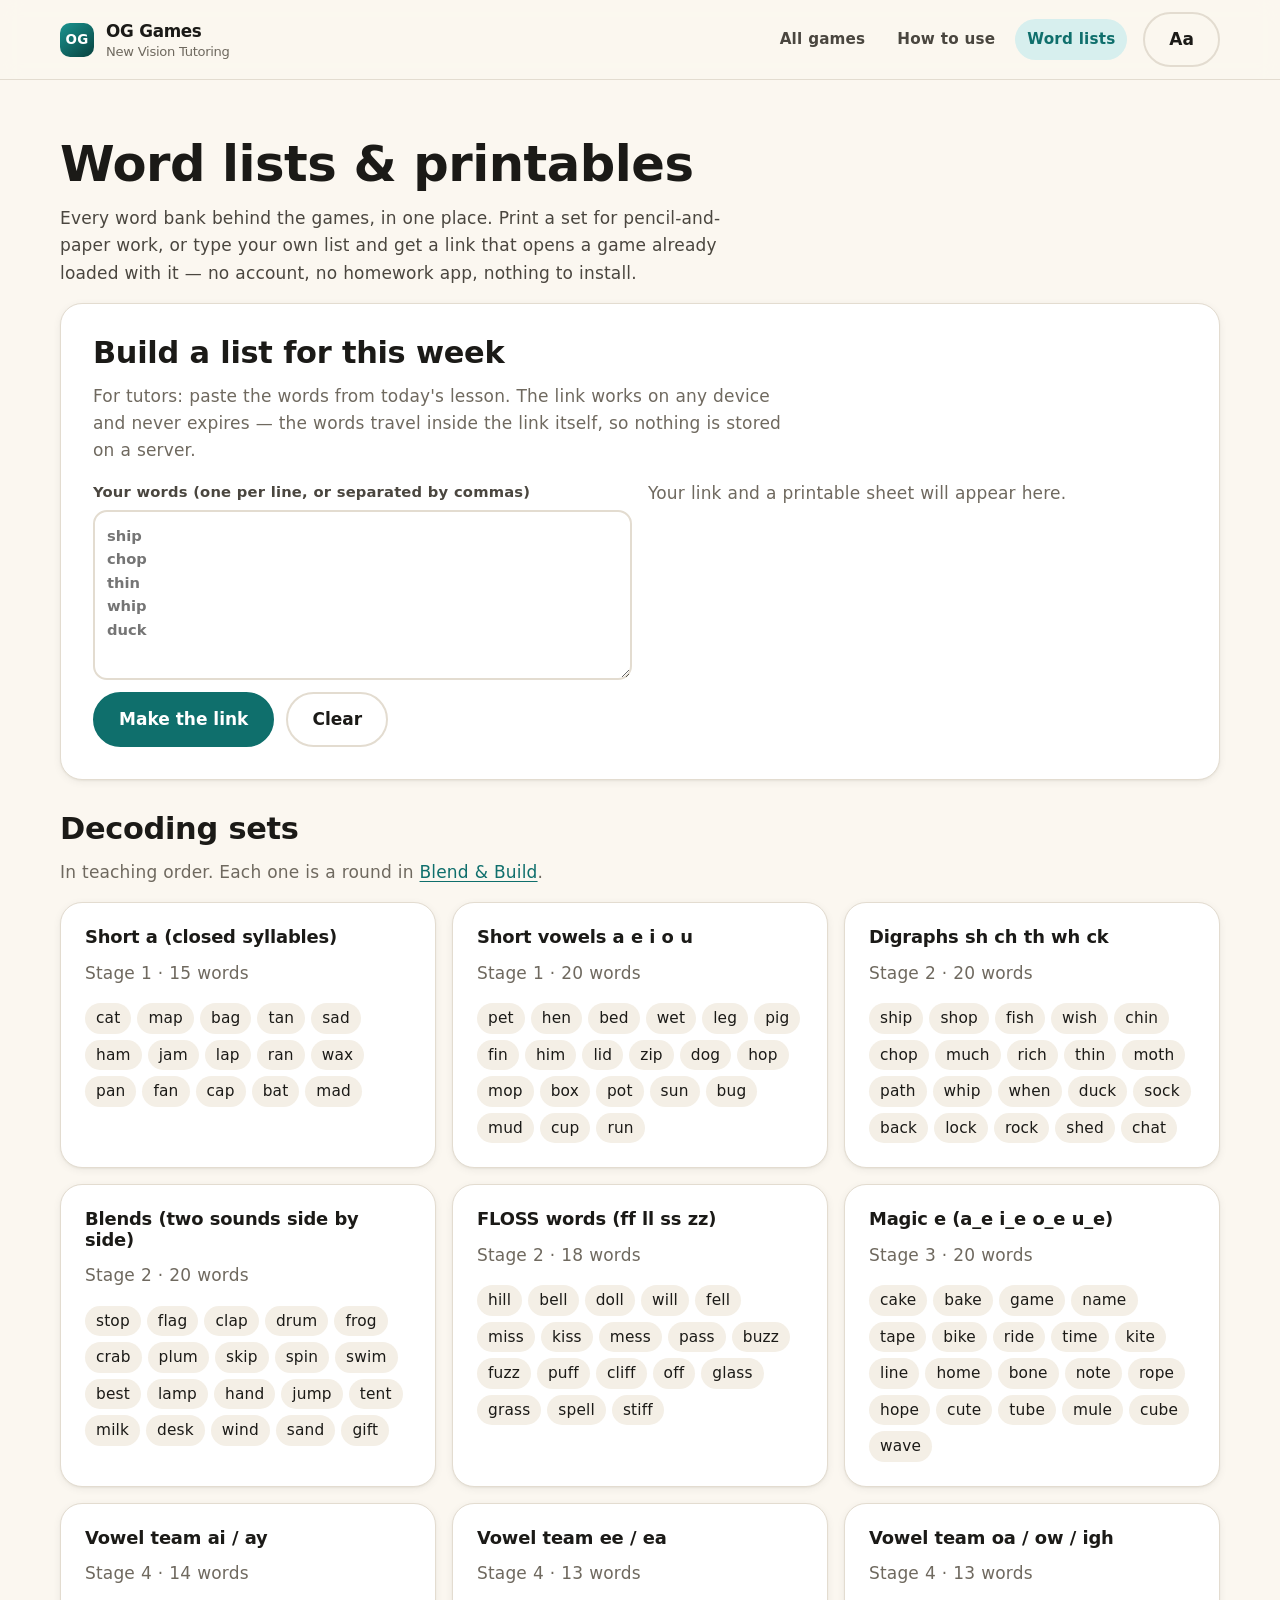
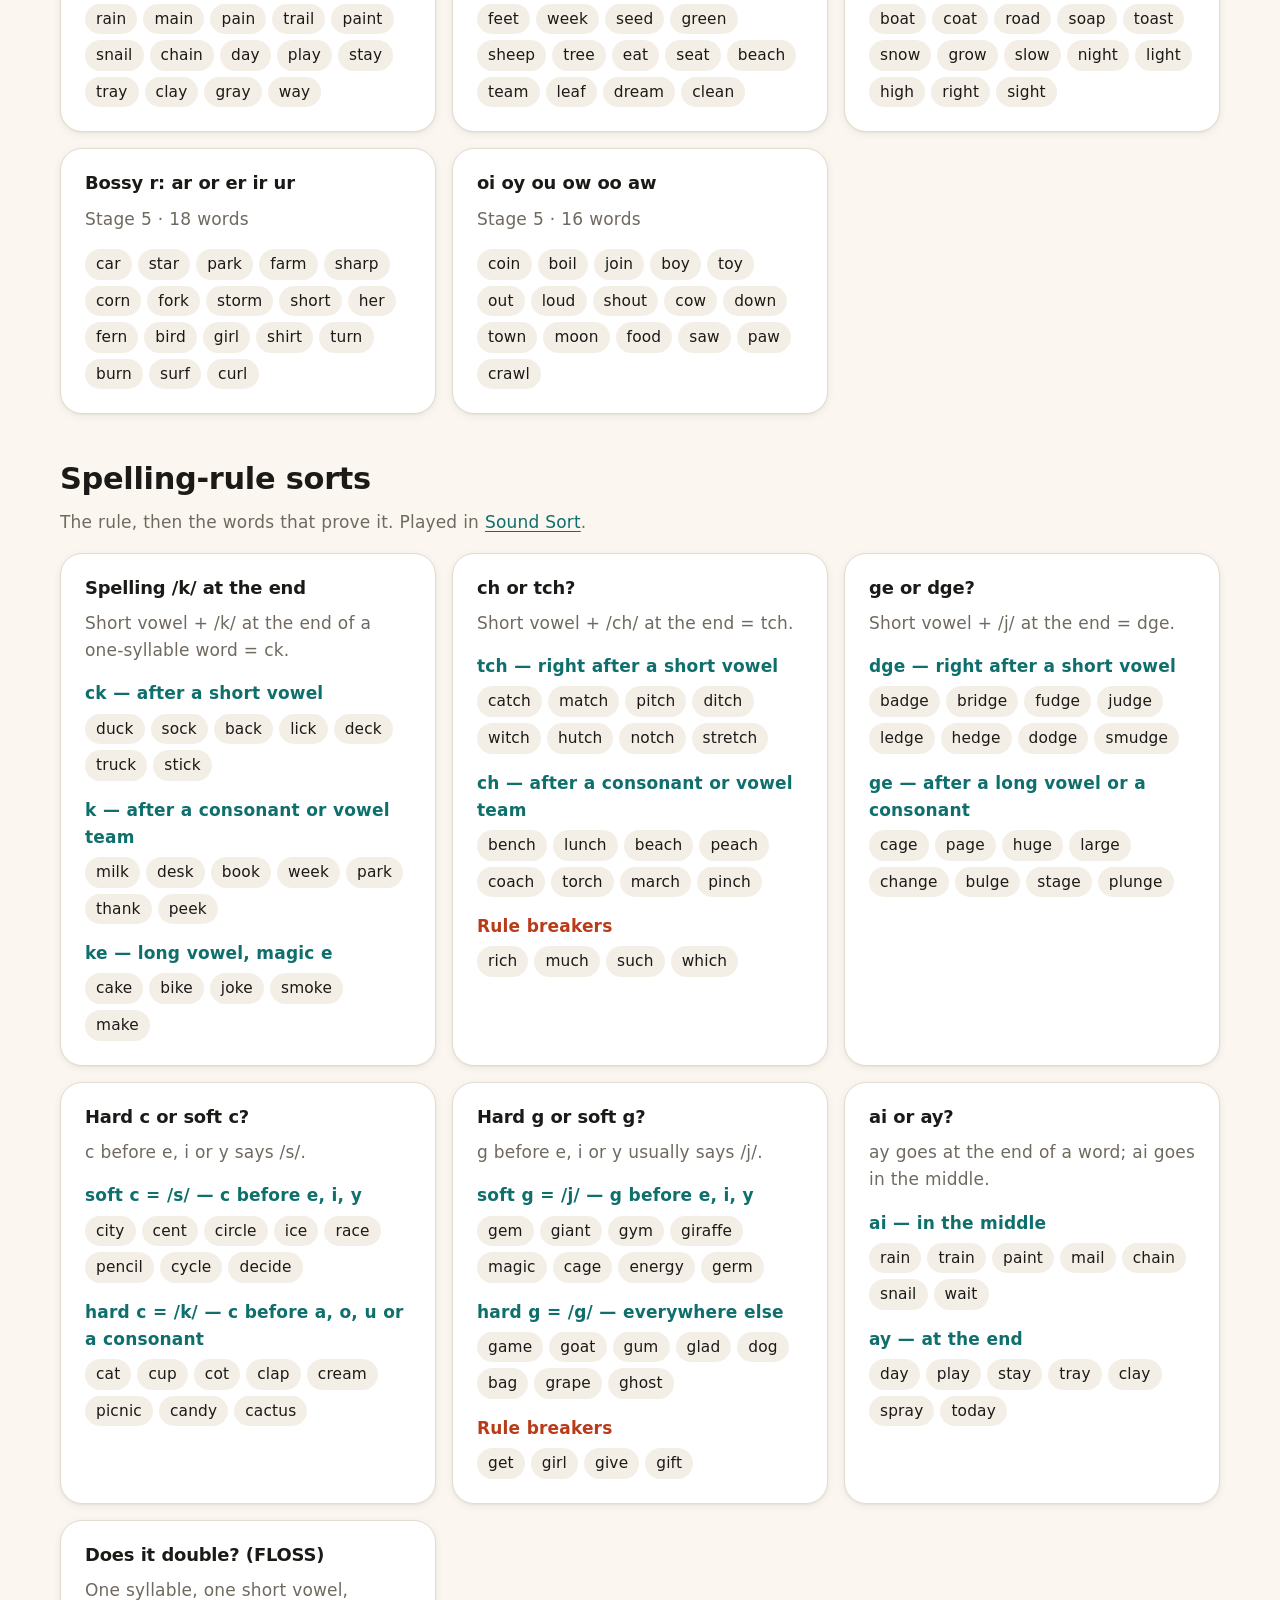
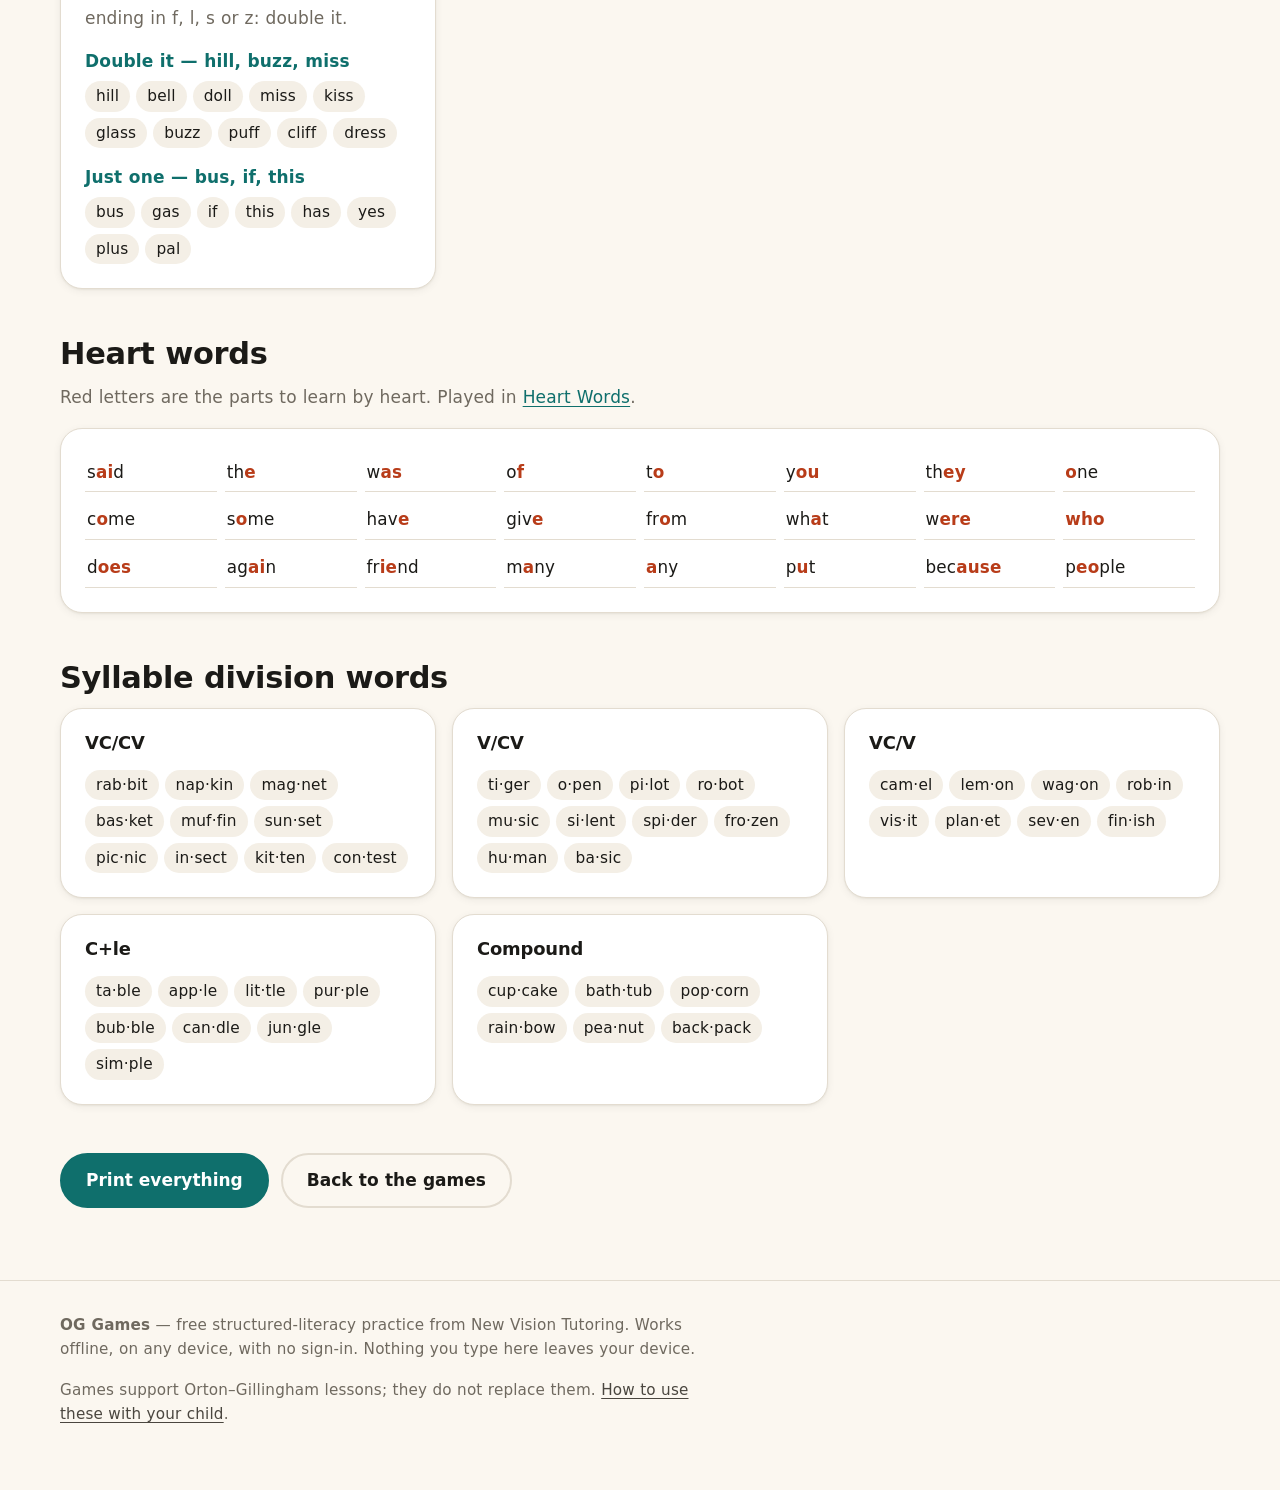
<file: og/word-lists.html>
<!DOCTYPE html>
<html lang="en">
<head>
<meta charset="utf-8">
<meta name="viewport" content="width=device-width, initial-scale=1">
<title>Word lists &amp; printables — OG Games</title>
<meta name="description" content="Every word bank used in the games, ready to print — plus a builder that turns your own list into a link that opens straight inside a game.">
<meta name="theme-color" content="#0f6f6c">
<link rel="manifest" href="manifest.webmanifest">
<link rel="icon" href="icon.svg" type="image/svg+xml">
<link rel="stylesheet" href="assets/og.css">
<script src="assets/og.js"></script>
<script src="data/words.js"></script>
<style>
  .list-card { break-inside: avoid; }
  .words { display: flex; flex-wrap: wrap; gap: 6px; }
  .words span { padding: 3px 11px; border-radius: var(--r-full); background: var(--surface-2); font-size: .96rem; }
  .builder { display: grid; gap: var(--sp-4); grid-template-columns: minmax(0, 1fr) minmax(0, 1fr); }
  @media (max-width: 780px) { .builder { grid-template-columns: 1fr; } }
  .field textarea { min-height: 170px; resize: vertical; font-family: var(--font-read); }
  .linkbox {
    display: flex; gap: var(--sp-2); align-items: center; flex-wrap: wrap;
    background: var(--surface-2); border-radius: var(--r-md); padding: var(--sp-3); word-break: break-all;
    font-size: .9rem; font-family: ui-monospace, Menlo, Consolas, monospace;
  }
  .sheet { display: grid; grid-template-columns: repeat(auto-fill, minmax(120px, 1fr)); gap: 8px; }
  .sheet span { border-bottom: 1px solid var(--line); padding: 6px 2px; font-size: 1.05rem; }
</style>
</head>
<body>
<main id="main">
  <div class="wrap">
    <h1 style="margin-top:var(--sp-6)">Word lists &amp; printables</h1>
    <p style="max-width:62ch;color:var(--ink-2)">Every word bank behind the games, in one place. Print a set for
      pencil-and-paper work, or type your own list and get a link that opens a game already loaded with it —
      no account, no homework app, nothing to install.</p>

    <section class="stage no-print" style="margin-bottom:var(--sp-6)" aria-labelledby="builder-h">
      <h2 id="builder-h">Build a list for this week</h2>
      <p class="muted">For tutors: paste the words from today's lesson. The link works on any device and
        never expires — the words travel inside the link itself, so nothing is stored on a server.</p>
      <div class="builder">
        <div>
          <label class="field">
            <span>Your words (one per line, or separated by commas)</span>
            <textarea class="input" id="custom-words" placeholder="ship&#10;chop&#10;thin&#10;whip&#10;duck"></textarea>
          </label>
          <div class="btn-row" style="margin-top:var(--sp-3)">
            <button class="btn" type="button" id="make">Make the link</button>
            <button class="btn btn--ghost" type="button" id="clear">Clear</button>
          </div>
        </div>
        <div id="builder-out" class="stack">
          <p class="muted">Your link and a printable sheet will appear here.</p>
        </div>
      </div>
    </section>

    <section aria-labelledby="sets-h">
      <h2 id="sets-h">Decoding sets</h2>
      <p class="muted no-print">In teaching order. Each one is a round in <a href="blend.html">Blend &amp; Build</a>.</p>
      <div class="grid grid--two" id="sets"></div>
    </section>

    <section aria-labelledby="sorts-h" style="margin-top:var(--sp-7)">
      <h2 id="sorts-h">Spelling-rule sorts</h2>
      <p class="muted no-print">The rule, then the words that prove it. Played in <a href="sound-sort.html">Sound Sort</a>.</p>
      <div class="grid grid--two" id="sorts"></div>
    </section>

    <section aria-labelledby="heart-h" style="margin-top:var(--sp-7)">
      <h2 id="heart-h">Heart words</h2>
      <p class="muted no-print">Red letters are the parts to learn by heart. Played in <a href="heart-words.html">Heart Words</a>.</p>
      <div class="panel"><div class="sheet" id="heart"></div></div>
    </section>

    <section aria-labelledby="syll-h" style="margin-top:var(--sp-7)">
      <h2 id="syll-h">Syllable division words</h2>
      <div class="grid grid--two" id="syll"></div>
    </section>

    <div class="btn-row no-print" style="margin-top:var(--sp-7)">
      <button class="btn" type="button" onclick="window.print()">Print everything</button>
      <a class="btn btn--ghost" href="index.html">Back to the games</a>
    </div>
  </div>
</main>

<script>
(function () {
  var D = window.OGDATA;

  function chips(words) {
    return OG.el('div', { class: 'words' }, words.map(function (w) { return OG.el('span', { text: w }); }));
  }

  D.SETS.forEach(function (s) {
    document.getElementById('sets').appendChild(
      OG.el('div', { class: 'panel list-card stack' }, [
        OG.el('h3', { text: s.label }),
        OG.el('p', { class: 'muted', style: 'margin:0', text: 'Stage ' + s.level + ' · ' + s.words.length + ' words' }),
        chips(s.words.map(function (w) { return w.w; }))
      ]));
  });

  D.SORTS.forEach(function (s) {
    var cols = s.columns.map(function (c) {
      var words = s.items.filter(function (it) { return it[1] === c.id; }).map(function (it) { return it[0]; });
      return OG.el('div', {}, [
        OG.el('h4', { style: 'margin:0 0 6px;color:var(--brand-700)', text: c.label + ' — ' + c.hint }),
        chips(words)
      ]);
    });
    if (s.tricky) {
      cols.push(OG.el('div', {}, [
        OG.el('h4', { style: 'margin:0 0 6px;color:var(--coral-ink)', text: 'Rule breakers' }),
        chips(s.tricky)
      ]));
    }
    document.getElementById('sorts').appendChild(
      OG.el('div', { class: 'panel list-card stack' },
        [OG.el('h3', { text: s.title }), OG.el('p', { class: 'muted', style: 'margin:0', text: s.rule })].concat(cols)));
  });

  var heartBox = document.getElementById('heart');
  D.HEART.forEach(function (item) {
    heartBox.appendChild(OG.el('span', {}, item.w.split('').map(function (ch, i) {
      return OG.el('b', { text: ch, style: item.heart.indexOf(i) !== -1 ? 'color:var(--coral-ink)' : 'font-weight:400' });
    })));
  });

  var patterns = {};
  D.SYLLABLES.forEach(function (s) { (patterns[s.pattern] = patterns[s.pattern] || []).push(s); });
  Object.keys(patterns).forEach(function (p) {
    document.getElementById('syll').appendChild(
      OG.el('div', { class: 'panel list-card stack' }, [
        OG.el('h3', { text: p }),
        chips(patterns[p].map(function (s) { return s.w.slice(0, s.split) + '·' + s.w.slice(s.split); }))
      ]));
  });

  /* --- custom list builder ---------------------------------------------- */
  var out = document.getElementById('builder-out');
  document.getElementById('make').addEventListener('click', function () {
    var raw = document.getElementById('custom-words').value || '';
    var words = raw.split(/[\s,;]+/).map(function (w) { return w.trim().toLowerCase(); })
      .filter(function (w) { return w && /^[a-z'-]+$/.test(w); });
    out.innerHTML = '';
    if (!words.length) {
      out.appendChild(OG.el('p', { class: 'muted', text: 'Add a few words first — letters only, one per line.' }));
      return;
    }
    if (words.length > 40) words = words.slice(0, 40);
    // The words travel inside the link, so nothing has to be stored anywhere.
    var base = location.href.replace(/[#?].*$/, '').replace(/[^/]*$/, '') +
               'blend.html#w=' + OG.encodeList(words);

    out.appendChild(OG.el('h3', { text: words.length + ' words ready' }));
    out.appendChild(OG.el('p', { class: 'muted', style: 'margin:0',
      text: 'Send this link. It opens Blend & Build with these words already loaded.' }));
    var box = OG.el('div', { class: 'linkbox' }, [OG.el('span', { text: base, id: 'the-link' })]);
    out.appendChild(box);
    out.appendChild(OG.el('div', { class: 'btn-row' }, [
      OG.el('button', {
        class: 'btn', type: 'button', text: 'Copy link',
        onclick: function () {
          var btn = this;
          var done = function () { btn.textContent = 'Copied ✓'; setTimeout(function () { btn.textContent = 'Copy link'; }, 1800); };
          if (navigator.clipboard && navigator.clipboard.writeText) {
            navigator.clipboard.writeText(base).then(done, function () { fallbackCopy(base, done); });
          } else { fallbackCopy(base, done); }
        }
      }),
      OG.el('a', { class: 'btn btn--ghost', href: base, text: 'Open it now' }),
      OG.el('button', { class: 'btn btn--ghost', type: 'button', text: 'Print this list', onclick: function () { window.print(); } })
    ]));
    out.appendChild(OG.el('div', { class: 'panel' }, [
      OG.el('h4', { style: 'margin:0 0 var(--sp-2)', text: 'Printable sheet' }),
      OG.el('div', { class: 'sheet' }, words.map(function (w) { return OG.el('span', { text: w }); }))
    ]));
  });

  function fallbackCopy(text, done) {
    var ta = document.createElement('textarea');
    ta.value = text; document.body.appendChild(ta); ta.select();
    try { document.execCommand('copy'); done(); } catch (e) { /* user can select it manually */ }
    document.body.removeChild(ta);
  }

  document.getElementById('clear').addEventListener('click', function () {
    document.getElementById('custom-words').value = '';
    out.innerHTML = '';
    out.appendChild(OG.el('p', { class: 'muted', text: 'Your link and a printable sheet will appear here.' }));
  });

  OG.shell({ active: 'word-lists.html' });
}());
</script>
</body>
</html>
</file>
<file: og/assets/og.css>
/* ==========================================================================
   OG Games — shared design system
   One stylesheet for the hub and every game. No external fonts, no CDN,
   no frameworks: it has to work offline, on a school iPad, from a USB stick.
   ========================================================================== */

/* --- Design tokens ------------------------------------------------------ */
:root {
  color-scheme: light dark;

  /* Brand */
  --brand-900: #08423f;
  --brand-700: #0f6f6c;
  --brand-500: #1a9490;
  --brand-100: #d7efee;
  --coral:     #e4572e;
  --coral-ink: #b83c19;   /* the coral, darkened enough for small text (4.6:1+) */
  --coral-100: #fbe3da;
  --gold:      #f2b705;
  --gold-100:  #fdf0cd;
  --plum:      #6a4c93;
  --plum-100:  #e9e2f4;
  --leaf:      #2f6a39;
  --leaf-100:  #dcecdd;

  /* Surfaces (light) */
  --page:      #fbf7f0;   /* warm off-white: less glare than pure white */
  --surface:   #ffffff;
  --surface-2: #f4efe6;
  --ink:       #1b1a17;
  --ink-2:     #4a463f;
  --ink-3:     #6f695f;
  --line:      #e3dcd0;
  --focus:     #0f6f6c;

  /* Semantic */
  --ok:      #2f7d4f;
  --ok-bg:   #e2f1e7;
  --warn:    #a35c00;
  --warn-bg: #fbeed6;

  /* Shape & depth */
  --r-sm: 8px;
  --r-md: 14px;
  --r-lg: 22px;
  --r-full: 999px;
  --shadow-1: 0 1px 2px rgba(27,26,23,.06), 0 2px 8px rgba(27,26,23,.06);
  --shadow-2: 0 2px 6px rgba(27,26,23,.08), 0 12px 28px rgba(27,26,23,.10);

  /* Rhythm */
  --sp-1: 4px;  --sp-2: 8px;  --sp-3: 12px; --sp-4: 16px;
  --sp-5: 24px; --sp-6: 32px; --sp-7: 48px; --sp-8: 72px;
  --measure: 66ch;
  --wrap: 1160px;

  /* Reading-comfort knobs, overwritten by the settings panel (og.js) */
  --font-ui: ui-sans-serif, system-ui, -apple-system, "Segoe UI", Roboto,
             "Helvetica Neue", Arial, sans-serif;
  --font-read: var(--font-ui);
  --ui-scale: 1;
  --track: 0.01em;      /* letter-spacing for running text  */
  --word-space: 0.02em;
  --leading: 1.6;
}

[data-theme="dark"] {
  --page:      #14161a;
  --surface:   #1c1f25;
  --surface-2: #242832;
  --ink:       #f2efe9;
  --ink-2:     #cfcabf;
  --ink-3:     #a09a8f;
  --line:      #333944;
  --focus:     #7fd4d0;
  --brand-700: #2fb3ae;
  --brand-500: #3fc7c1;
  --brand-100: #143b3a;
  --coral:     #ff8a63;
  --coral-ink: #ff9d7a;
  --coral-100: #40241b;
  --gold:      #ffc93c;
  --gold-100:  #3d3116;
  --plum:      #b39ddb;
  --plum-100:  #2c2540;
  --leaf:      #7bc47f;
  --leaf-100:  #1f3223;
  --ok:        #7bc47f;
  --ok-bg:     #1f3223;
  --warn:      #e0b062;
  --warn-bg:   #3a2f18;
  --shadow-1: 0 1px 2px rgba(0,0,0,.4);
  --shadow-2: 0 12px 28px rgba(0,0,0,.45);
}

/* Optional colour tints — a comfort preference, not a treatment. */
[data-tint="cream"]  { --page: #fdf6e3; }
[data-tint="blue"]   { --page: #e8f1fa; }
[data-tint="yellow"] { --page: #fdf7d8; }
[data-tint="green"]  { --page: #e9f5ea; }
[data-tint="pink"]   { --page: #fbecf1; }
[data-tint="grey"]   { --page: #eceae6; }

/* --- Base --------------------------------------------------------------- */
*, *::before, *::after { box-sizing: border-box; }
/* `display:flex/grid` on a component would otherwise beat the hidden attribute */
[hidden] { display: none !important; }
html { -webkit-text-size-adjust: 100%; }
body {
  margin: 0;
  background: var(--page);
  color: var(--ink);
  font-family: var(--font-read);
  font-size: calc(1.0625rem * var(--ui-scale));
  line-height: var(--leading);
  letter-spacing: var(--track);
  word-spacing: var(--word-space);
  -webkit-font-smoothing: antialiased;
}
h1, h2, h3 { line-height: 1.15; letter-spacing: -0.01em; margin: 0 0 var(--sp-3); }
h1 { font-size: clamp(1.9rem, 1.2rem + 2.6vw, 3.1rem); }
h2 { font-size: clamp(1.35rem, 1.1rem + 1.1vw, 1.9rem); }
h3 { font-size: 1.12rem; }
p  { margin: 0 0 var(--sp-4); max-width: var(--measure); }
a  { color: var(--brand-700); text-underline-offset: 3px; }
a:hover { color: var(--coral); }
img, svg { max-width: 100%; }
:focus-visible {
  outline: 3px solid var(--focus);
  outline-offset: 3px;
  border-radius: 4px;
}
.sr-only {
  position: absolute; width: 1px; height: 1px; padding: 0; margin: -1px;
  overflow: hidden; clip: rect(0 0 0 0); white-space: nowrap; border: 0;
}
.skip-link {
  position: absolute; left: var(--sp-3); top: -100px; z-index: 100;
  background: var(--brand-700); color: #fff; padding: var(--sp-3) var(--sp-4);
  border-radius: var(--r-sm); font-weight: 600; text-decoration: none;
}
.skip-link:focus { top: var(--sp-3); color: #fff; }

.wrap { width: min(100% - 2rem, var(--wrap)); margin-inline: auto; }
main > .wrap { padding-top: var(--sp-5); }
/* anchors must not land under the sticky header */
[id] { scroll-margin-top: 96px; }
.stack > * + * { margin-top: var(--sp-4); }
.muted { color: var(--ink-3); }
.center { text-align: center; }

/* --- Header / footer ---------------------------------------------------- */
.og-header {
  position: sticky; top: 0; z-index: 40;
  background: color-mix(in srgb, var(--page) 88%, transparent);
  backdrop-filter: saturate(1.4) blur(10px);
  border-bottom: 1px solid var(--line);
}
.og-header__inner {
  display: flex; align-items: center; gap: var(--sp-4);
  padding: var(--sp-3) 0; flex-wrap: wrap;
}
.og-logo {
  display: inline-flex; align-items: center; gap: var(--sp-3);
  font-weight: 700; text-decoration: none; color: var(--ink);
  letter-spacing: -0.02em; font-size: 1.05rem;
}
.og-logo__mark {
  width: 34px; height: 34px; border-radius: 10px; flex: none;
  background: linear-gradient(140deg, var(--brand-500), var(--brand-900));
  color: #fff; display: grid; place-items: center;
  font-weight: 800; font-size: .84rem; letter-spacing: .02em;
}
.og-header__spacer { margin-left: auto; }
.og-header nav { display: flex; gap: var(--sp-2); flex-wrap: wrap; }
.og-header nav a {
  text-decoration: none; color: var(--ink-2); font-weight: 600;
  padding: var(--sp-2) var(--sp-3); border-radius: var(--r-full); font-size: .95rem;
}
.og-header nav a:hover, .og-header nav a[aria-current="page"] {
  background: var(--brand-100); color: var(--brand-700);
}

@media (max-width: 700px) {
  .og-header__inner { padding: var(--sp-2) 0; gap: var(--sp-2); }
  .og-header nav {
    order: 3; width: 100%; flex-wrap: nowrap; overflow-x: auto;
    scrollbar-width: none; -webkit-overflow-scrolling: touch;
  }
  .og-header nav::-webkit-scrollbar { display: none; }
  .og-header nav a { white-space: nowrap; font-size: .9rem; padding: 6px 12px; }
  .og-header #og-settings-btn { order: 2; min-height: 42px; padding: var(--sp-2) var(--sp-4); }
  .og-logo__mark { width: 30px; height: 30px; border-radius: 9px; }
  .og-logo { font-size: .98rem; }
}

.og-footer {
  margin-top: var(--sp-8); padding: var(--sp-6) 0 var(--sp-7);
  border-top: 1px solid var(--line); color: var(--ink-3); font-size: .95rem;
}
.og-footer a { color: var(--ink-2); }

/* --- Buttons ------------------------------------------------------------ */
.btn {
  --btn-bg: var(--brand-700); --btn-fg: #fff; --btn-bd: var(--brand-700);
  display: inline-flex; align-items: center; justify-content: center;
  gap: var(--sp-2);
  min-height: 48px; padding: var(--sp-3) var(--sp-5);
  background: var(--btn-bg); color: var(--btn-fg);
  border: 2px solid var(--btn-bd); border-radius: var(--r-full);
  font: inherit; font-weight: 650; letter-spacing: 0;
  cursor: pointer; text-decoration: none;
  transition: transform .12s ease, box-shadow .12s ease, background .12s ease;
}
.btn:hover  { transform: translateY(-1px); box-shadow: var(--shadow-1); color: var(--btn-fg); }
.btn:active { transform: translateY(0); }
.btn[disabled] { opacity: .45; cursor: not-allowed; transform: none; }
.btn--ghost     { --btn-bg: transparent; --btn-fg: var(--ink); --btn-bd: var(--line); }
.btn--ghost:hover { background: var(--surface-2); }
.btn--accent    { --btn-bg: var(--coral); --btn-bd: var(--coral); }
.btn--quiet     { --btn-bg: transparent; --btn-fg: var(--ink-2); --btn-bd: transparent;
                  min-height: 40px; padding: var(--sp-2) var(--sp-3); }
.btn--quiet:hover { background: var(--surface-2); }
.btn--lg { min-height: 58px; padding: var(--sp-4) var(--sp-6); font-size: 1.06rem; }
.btn-row { display: flex; gap: var(--sp-3); flex-wrap: wrap; align-items: center; }

/* --- Cards, panels, chips ---------------------------------------------- */
.panel {
  background: var(--surface); border: 1px solid var(--line);
  border-radius: var(--r-lg); padding: var(--sp-5); box-shadow: var(--shadow-1);
}
.card {
  display: flex; flex-direction: column; gap: var(--sp-3);
  background: var(--surface); border: 1px solid var(--line);
  border-radius: var(--r-lg); padding: var(--sp-5);
  box-shadow: var(--shadow-1); text-decoration: none; color: inherit;
  position: relative; overflow: hidden;
  transition: transform .15s ease, box-shadow .15s ease, border-color .15s ease;
}
a.card:hover { transform: translateY(-3px); box-shadow: var(--shadow-2); border-color: var(--brand-500); color: inherit; }
.card__top { display: flex; align-items: center; gap: var(--sp-3); }
.card__icon {
  width: 46px; height: 46px; border-radius: 13px; flex: none;
  display: grid; place-items: center; font-size: 1.35rem;
  background: var(--brand-100); color: var(--brand-700);
}
.card h3 { margin: 0; }
.card p { margin: 0; font-size: .98rem; color: var(--ink-2); }
.card__meta { margin-top: auto; display: flex; gap: var(--sp-2); flex-wrap: wrap; align-items: center; }

.grid { display: grid; gap: var(--sp-4); }
.grid--games { grid-template-columns: repeat(auto-fill, minmax(268px, 1fr)); }
.grid--two   { grid-template-columns: repeat(auto-fit, minmax(280px, 1fr)); }
.grid--three { grid-template-columns: repeat(auto-fit, minmax(220px, 1fr)); }

.tag {
  display: inline-flex; align-items: center; gap: 6px;
  padding: 3px 11px; border-radius: var(--r-full);
  font-size: .8rem; font-weight: 650; letter-spacing: .01em;
  background: var(--surface-2); color: var(--ink-2); border: 1px solid var(--line);
}
.tag--brand { background: var(--brand-100); color: var(--brand-700); border-color: transparent; }
.tag--gold  { background: var(--gold-100);  color: var(--warn);      border-color: transparent; }
.tag--plum  { background: var(--plum-100);  color: var(--plum);      border-color: transparent; }
.tag--leaf  { background: var(--leaf-100);  color: var(--leaf);      border-color: transparent; }

.chips { display: flex; gap: var(--sp-2); flex-wrap: wrap; }
.chip {
  min-height: 42px; padding: var(--sp-2) var(--sp-4);
  border-radius: var(--r-full); border: 2px solid var(--line);
  background: var(--surface); color: var(--ink-2);
  font: inherit; font-size: .95rem; font-weight: 600; cursor: pointer;
}
.chip:hover { border-color: var(--brand-500); }
.chip[aria-pressed="true"] {
  background: var(--brand-700); border-color: var(--brand-700); color: #fff;
}

/* --- Game shell --------------------------------------------------------- */
.game-head { display: flex; align-items: flex-start; gap: var(--sp-4); flex-wrap: wrap; margin-bottom: var(--sp-5); }
.game-head h1 { margin-bottom: var(--sp-2); }
.game-head p { margin: 0; color: var(--ink-2); }

.stage {
  background: var(--surface); border: 1px solid var(--line);
  border-radius: var(--r-lg); box-shadow: var(--shadow-1);
  padding: clamp(var(--sp-4), 3vw, var(--sp-6));
}
.stage + .stage { margin-top: var(--sp-4); }

.scorebar {
  display: flex; gap: var(--sp-4); flex-wrap: wrap; align-items: center;
  margin-bottom: var(--sp-4); font-size: .95rem; color: var(--ink-2);
}
.scorebar strong { color: var(--ink); font-size: 1.15rem; }
.scorebar > div { display: flex; align-items: baseline; gap: 6px; }

.progressbar { height: 10px; width: 100%; flex: 1 1 auto; border-radius: var(--r-full); background: var(--line); overflow: hidden; }
.progressbar > i { display: block; height: 100%; width: 0; background: linear-gradient(90deg, var(--brand-500), var(--brand-700)); transition: width .3s ease; }

/* Word / letter tiles — the workhorse of every game here */
.word { display: flex; gap: 6px; justify-content: center; flex-wrap: wrap; }
.tile {
  font-family: var(--font-read);
  display: inline-grid; place-items: center;
  min-width: clamp(46px, 11vw, 74px); min-height: clamp(56px, 13vw, 88px);
  padding: 0 var(--sp-2);
  font-size: clamp(1.7rem, 6vw, 2.7rem); font-weight: 700; letter-spacing: .02em;
  background: var(--surface-2); color: var(--ink);
  border: 2px solid var(--line); border-radius: var(--r-md);
  cursor: pointer; font-family: inherit; transition: transform .12s ease, background .12s ease;
}
.tile:hover { transform: translateY(-2px); }
.tile--vowel     { background: var(--coral-100); border-color: var(--coral); color: var(--coral-ink); }
.tile--digraph   { background: var(--plum-100);  border-color: var(--plum);  color: var(--plum); }
.tile--on        { background: var(--brand-700); border-color: var(--brand-700); color: #fff; }
.tile--heart     { background: var(--coral-100); border-color: var(--coral); color: var(--coral-ink); }
.tile--static    { cursor: default; }
.tile--static:hover { transform: none; }

.feedback {
  min-height: 2.6em; margin-top: var(--sp-4);
  display: flex; align-items: center; gap: var(--sp-2);
  font-weight: 600; font-size: 1.05rem;
}
.feedback[data-state="ok"]   { color: var(--ok); }
.feedback[data-state="try"]  { color: var(--warn); }

.note {
  background: var(--gold-100); border-left: 5px solid var(--gold);
  border-radius: var(--r-sm); padding: var(--sp-4);
  font-size: .98rem; color: var(--ink);
}
.note strong { display: block; margin-bottom: 4px; }
.note--ok { background: var(--ok-bg); border-left-color: var(--ok); }

.field {
  display: flex; flex-direction: column; gap: 6px;
  font-size: .92rem; font-weight: 600; color: var(--ink-2);
  min-width: 0; max-width: 100%;
}
/* A long option label must not decide the layout width on a phone. */
.field select { width: 100%; }
.field input, .field textarea { max-width: 100%; }
.field input[type="text"], .field select, .field textarea, .input {
  font: inherit; font-family: var(--font-read);
  padding: var(--sp-3); min-height: 48px;
  background: var(--surface); color: var(--ink);
  border: 2px solid var(--line); border-radius: var(--r-md);
}
.field input[type="range"] { accent-color: var(--brand-700); }

/* --- Settings dialog ---------------------------------------------------- */
dialog.og-dialog {
  border: none; border-radius: var(--r-lg); padding: 0;
  background: var(--surface); color: var(--ink);
  width: min(560px, calc(100vw - 2rem)); box-shadow: var(--shadow-2);
}
dialog.og-dialog::backdrop { background: rgba(20,18,14,.55); backdrop-filter: blur(2px); }
.og-dialog__head {
  display: flex; align-items: center; justify-content: space-between; gap: var(--sp-3);
  padding: var(--sp-4) var(--sp-5); border-bottom: 1px solid var(--line);
}
.og-dialog__head h2 { margin: 0; font-size: 1.2rem; }
.og-dialog__body { padding: var(--sp-5); display: grid; gap: var(--sp-4); }
.og-dialog__foot { padding: var(--sp-4) var(--sp-5); border-top: 1px solid var(--line); display: flex; justify-content: space-between; gap: var(--sp-3); }
.seg { display: flex; flex-wrap: wrap; gap: var(--sp-2); }
.seg button {
  font: inherit; font-size: .92rem; font-weight: 600; cursor: pointer;
  padding: var(--sp-2) var(--sp-3); min-height: 40px;
  border: 2px solid var(--line); border-radius: var(--r-full);
  background: var(--surface); color: var(--ink-2);
}
.seg button[aria-pressed="true"] { background: var(--ink); color: var(--page); border-color: var(--ink); }
.swatch { width: 40px; height: 40px; border-radius: var(--r-full); border: 2px solid var(--line); cursor: pointer; }
.swatch[aria-pressed="true"] { outline: 3px solid var(--focus); outline-offset: 2px; }

/* --- Motion & print ----------------------------------------------------- */
@keyframes pop { 0% { transform: scale(.86); } 60% { transform: scale(1.06); } 100% { transform: scale(1); } }
.pop { animation: pop .28s ease; }
@keyframes nudge { 0%,100% { transform: translateX(0); } 25% { transform: translateX(-6px); } 75% { transform: translateX(6px); } }
.nudge { animation: nudge .3s ease; }

@media (prefers-reduced-motion: reduce) {
  *, *::before, *::after {
    animation-duration: .001ms !important; animation-iteration-count: 1 !important;
    transition-duration: .001ms !important; scroll-behavior: auto !important;
  }
}
[data-motion="off"] * { animation: none !important; transition: none !important; }

@media print {
  .og-header, .og-footer, .no-print, .btn { display: none !important; }
  body { background: #fff; color: #000; font-size: 12pt; }
  .panel, .stage, .card { box-shadow: none; border: 1px solid #999; break-inside: avoid; }
  a[href]::after { content: ""; }
}
</file>
